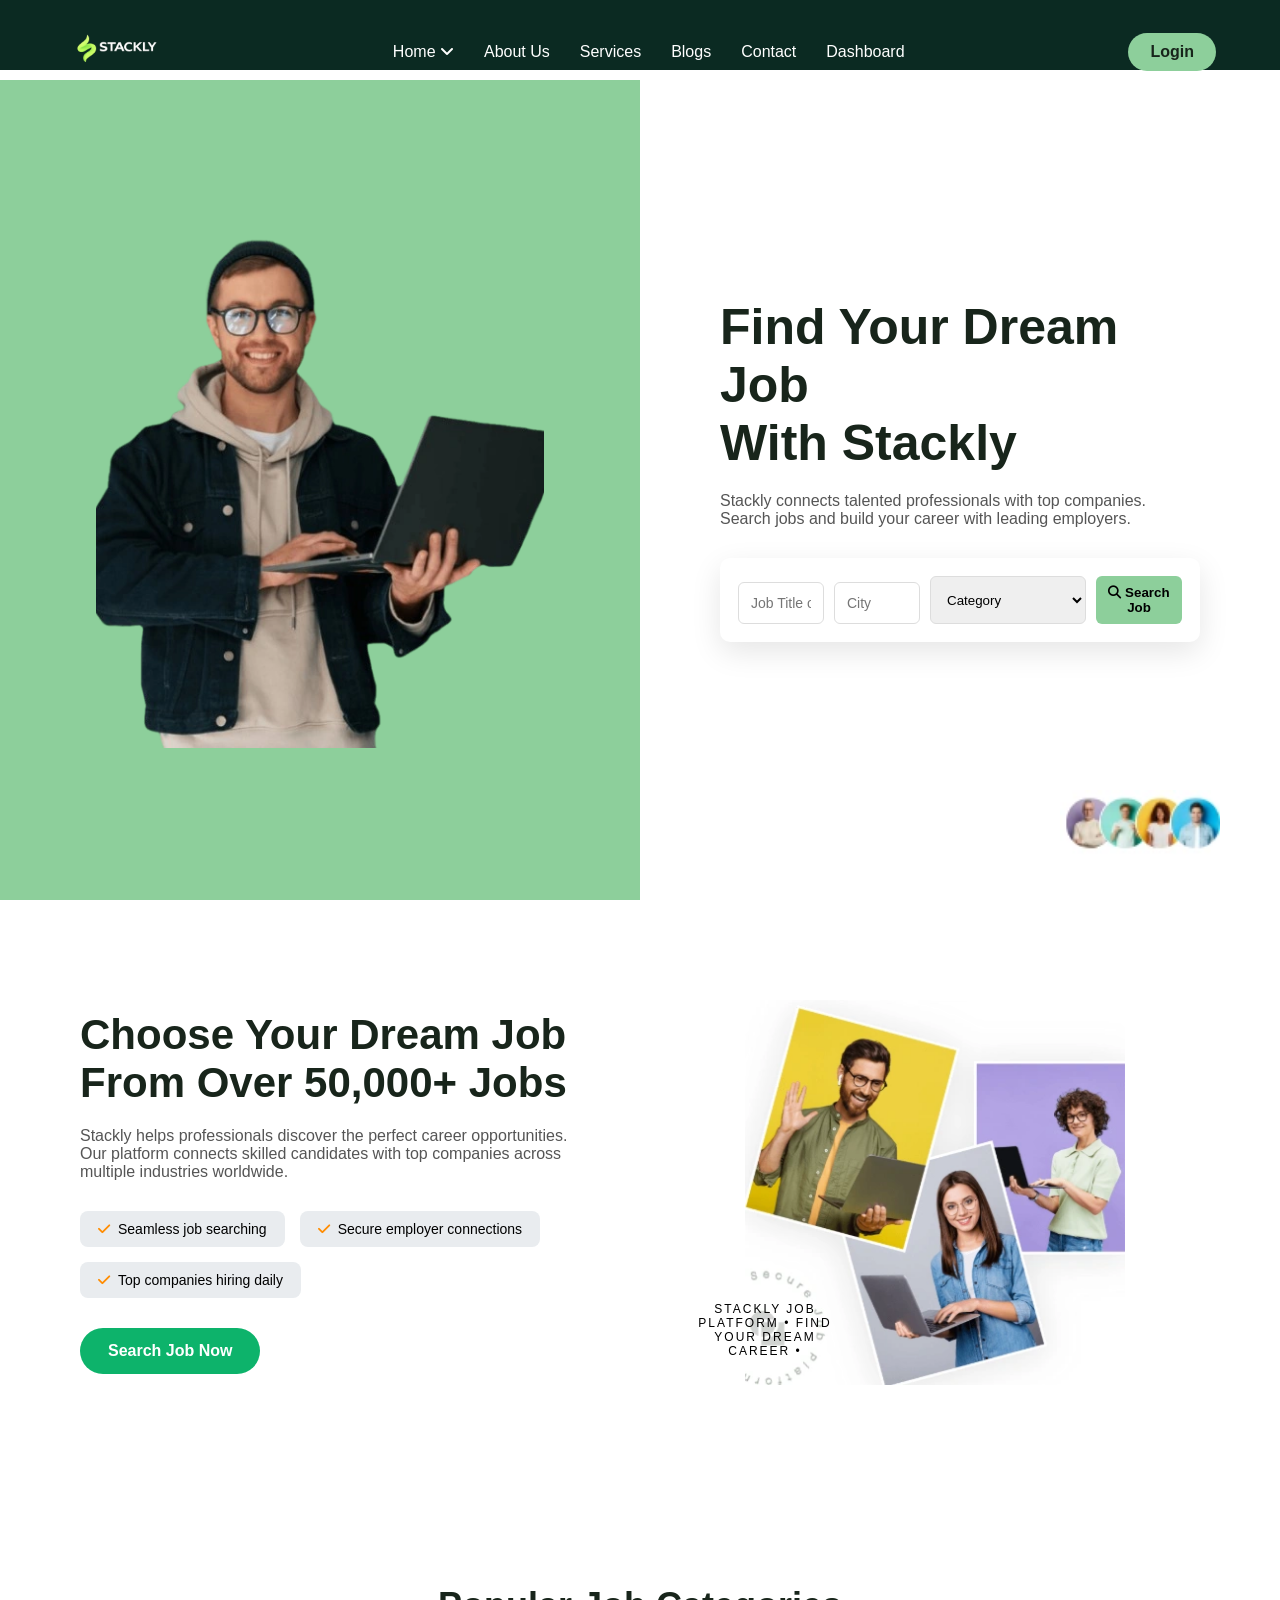
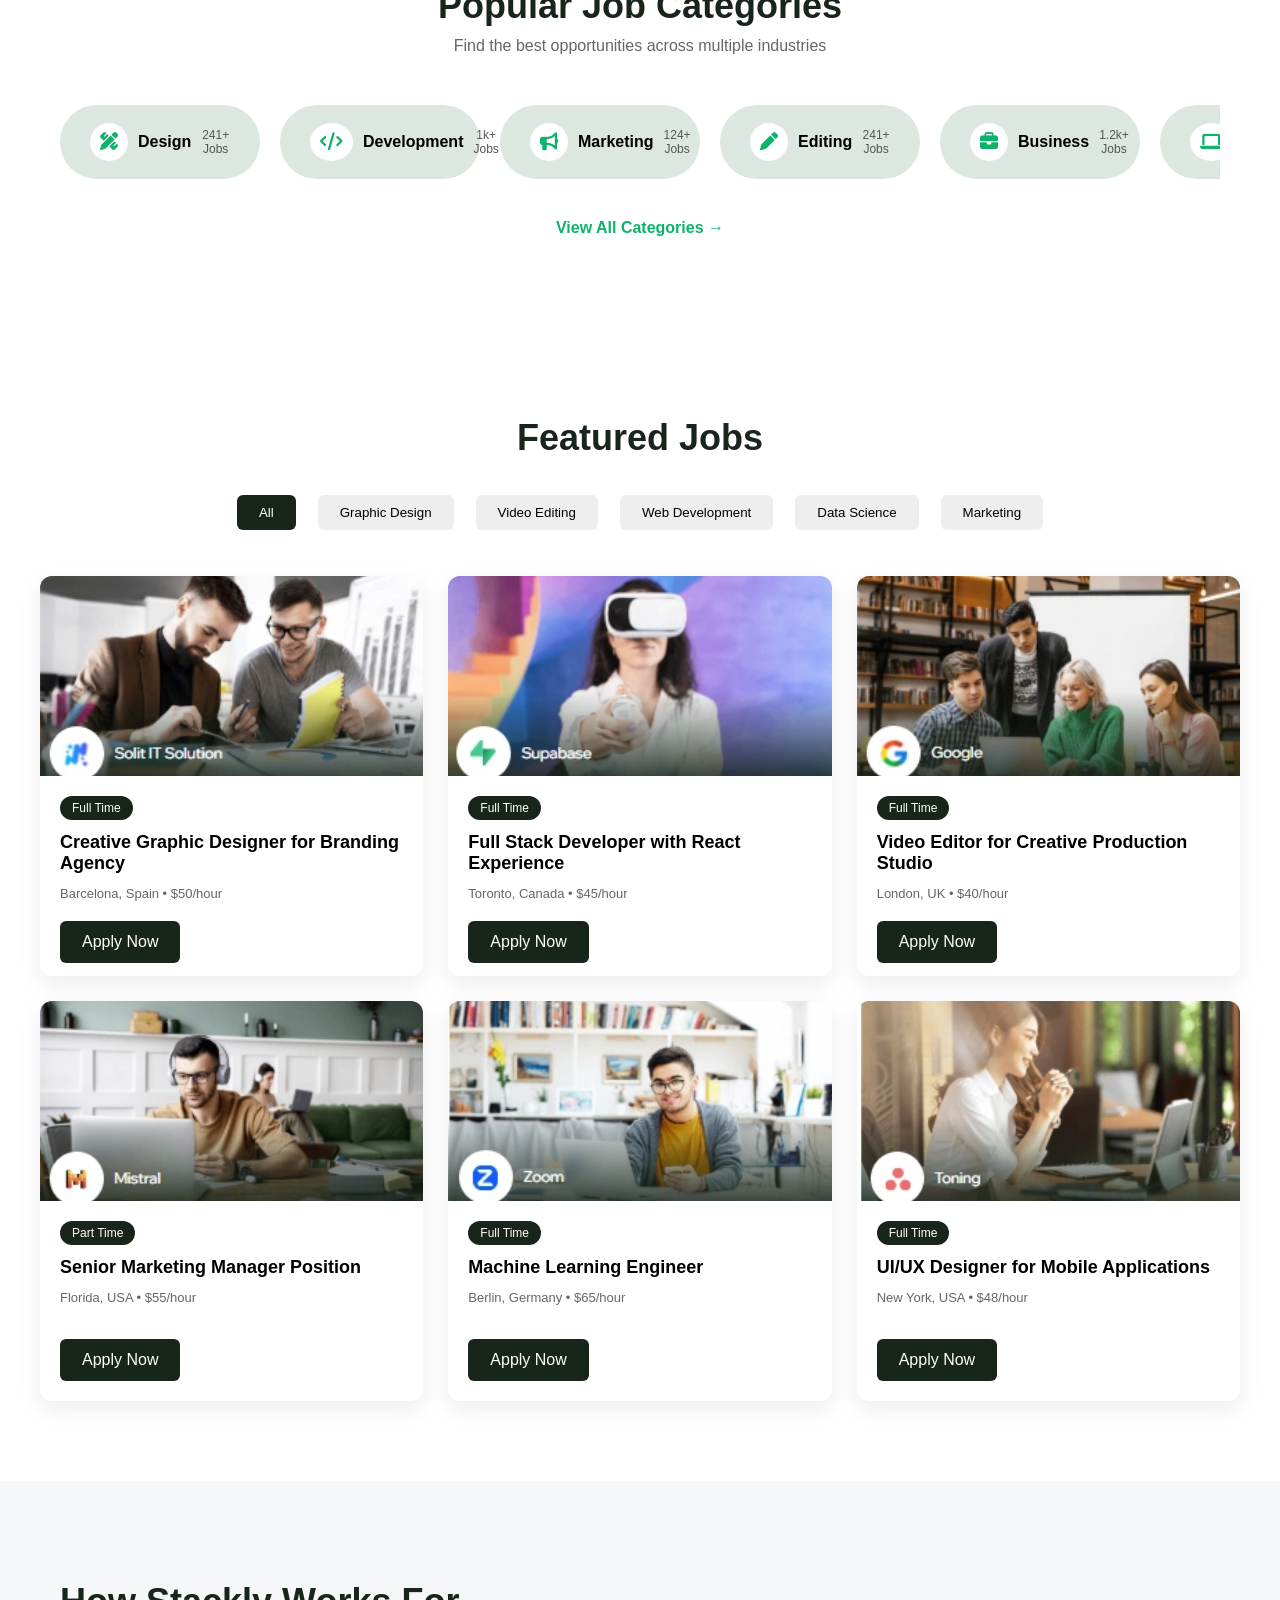
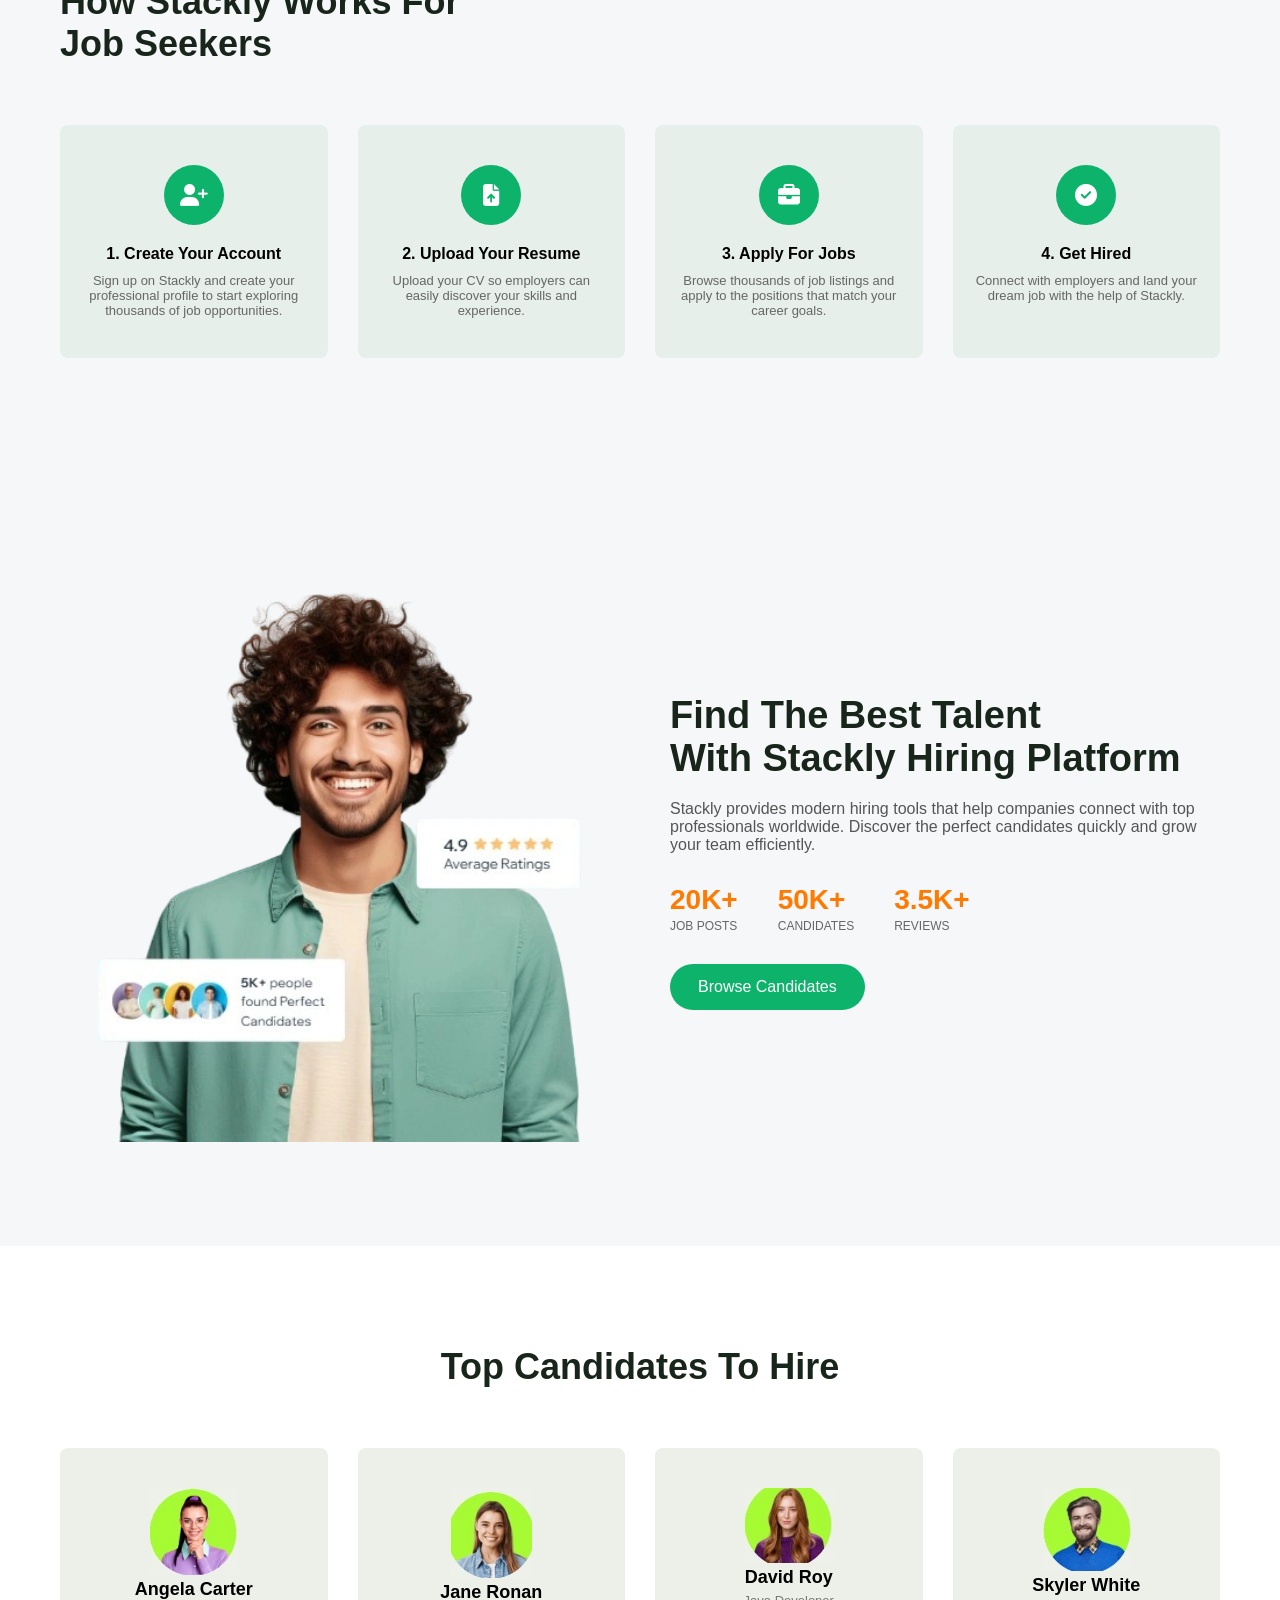
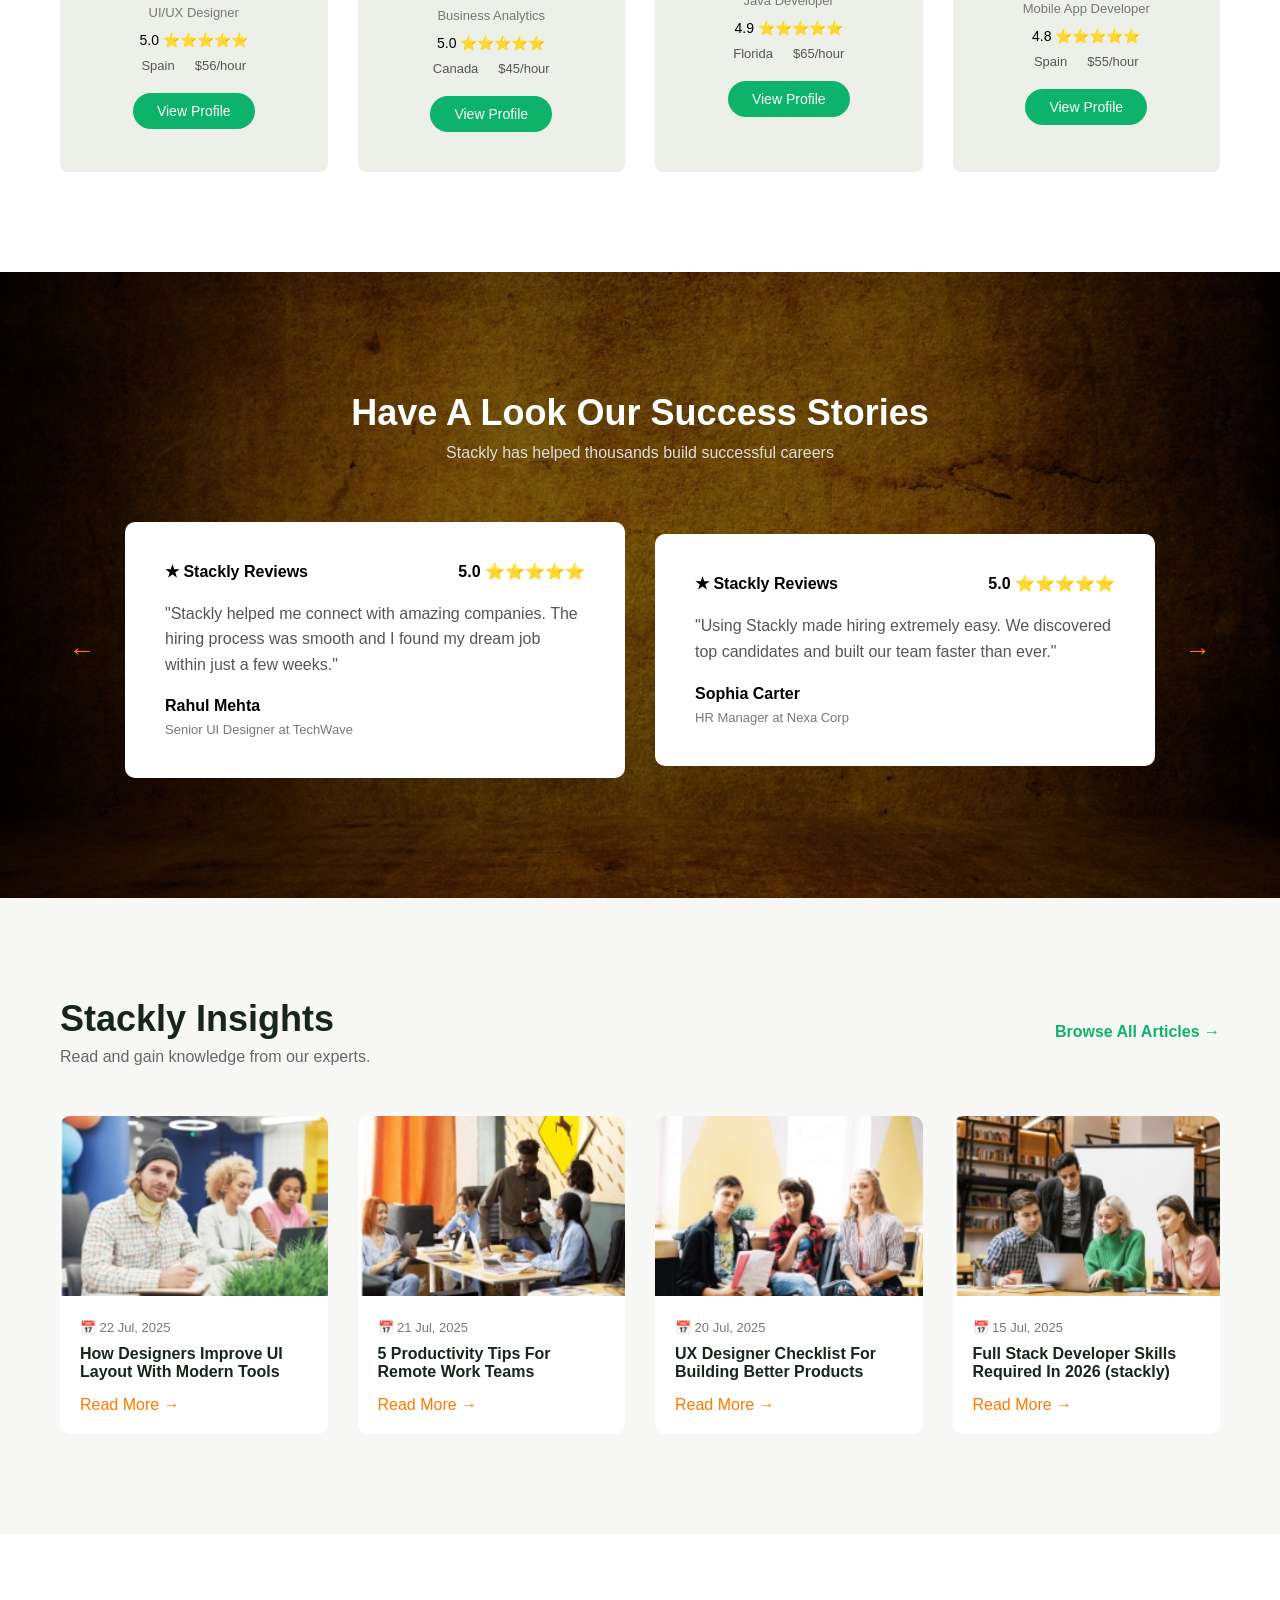
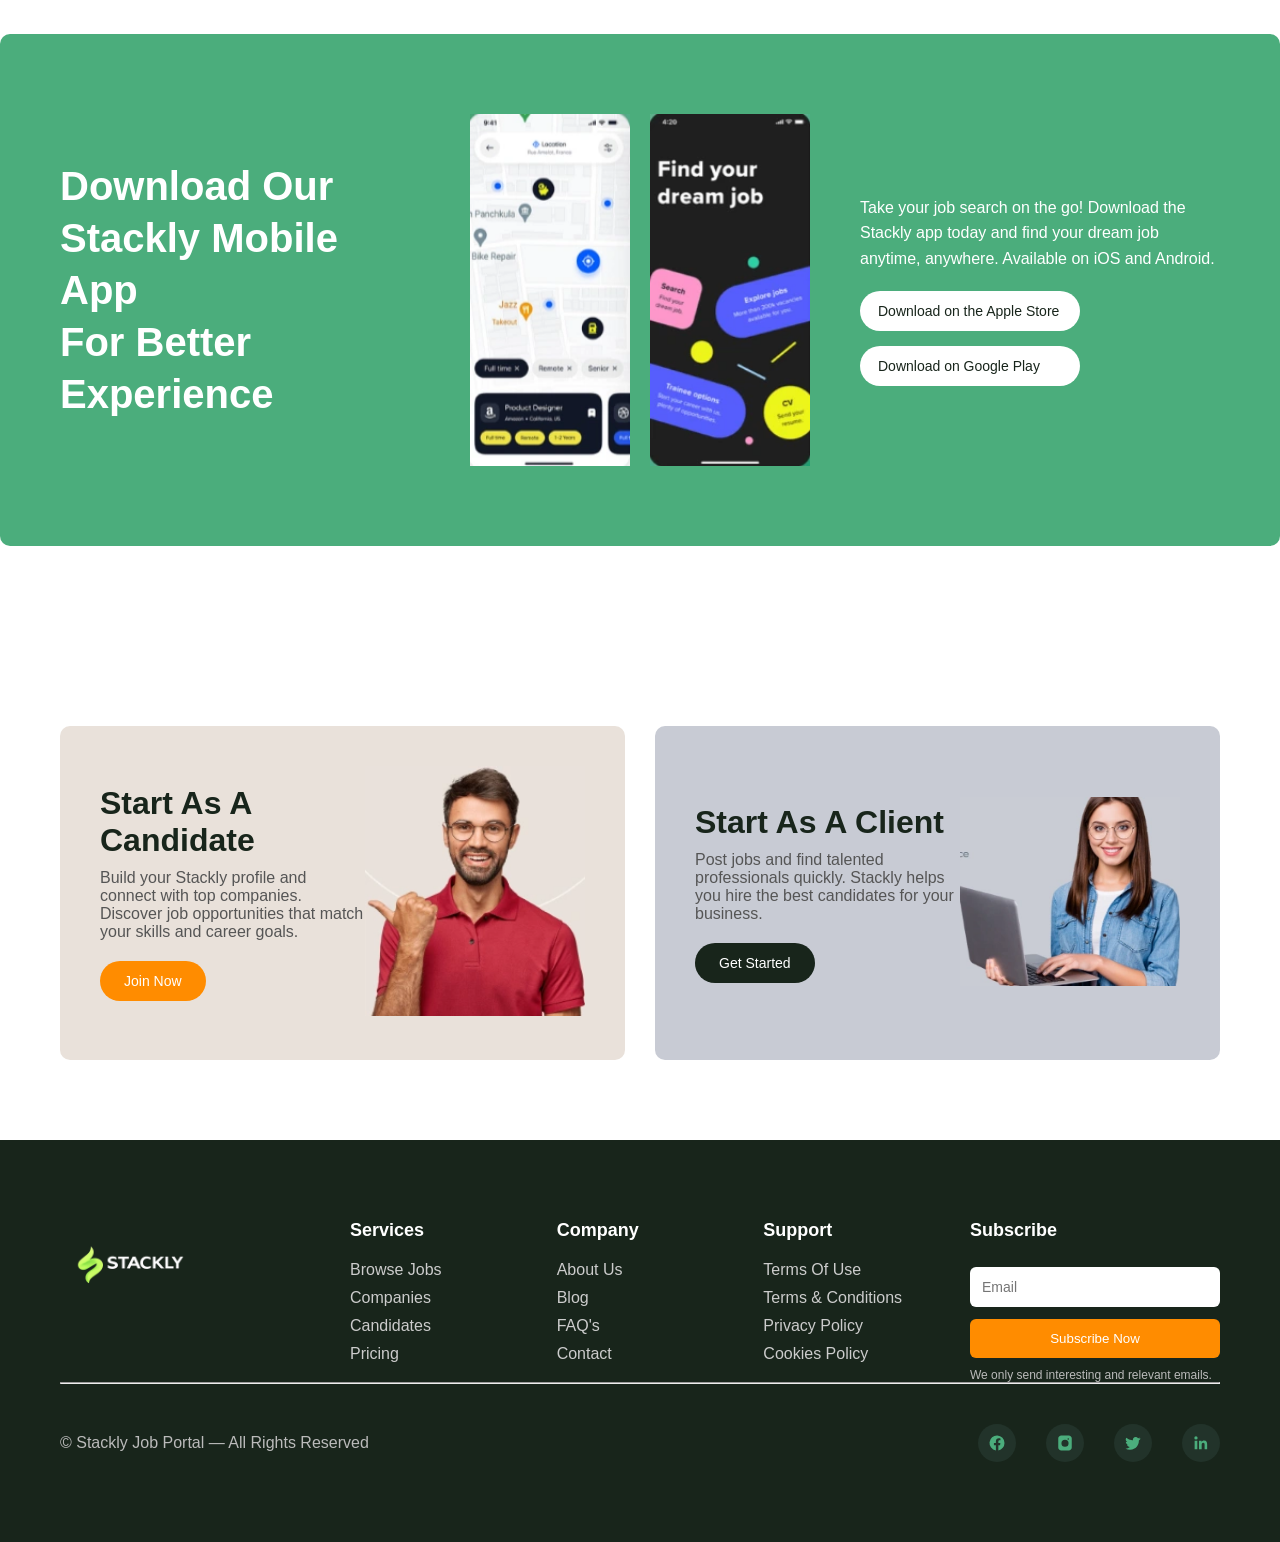
<file: index.html>
<!DOCTYPE html>

<html lang="en">

<head>

<meta charset="UTF-8">
<meta name="viewport" content="width=device-width, initial-scale=1.0">

<title>Stackly Job Portal</title>

<link rel="stylesheet" href="style.css">


<link href="https://cdnjs.cloudflare.com/ajax/libs/font-awesome/6.5.0/css/all.min.css" rel="stylesheet">
<link href="https://cdnjs.cloudflare.com/ajax/libs/font-awesome/6.5.0/css/all.min.css" rel="stylesheet">

</head>

<body>

<!-- ================= NAVBAR ================= -->


<header class="navbar">

<div class="nav-container">
<div class="logo">
  <a href="index.html">
    <img src="images/loo.webp" alt="Stackly Logo">
  </a>
</div>

<nav class="nav-menu" id="navMenu">

<div class="close-menu" id="closeMenu">
<i class="fa-solid fa-xmark"></i>
</div>

<ul>

<li class="dropdown">
<a href="index.html">Home <i class="fa fa-angle-down"></i></a>

<ul class="dropdown-menu">
<li><a href="home2.html">Home 2</a></li>
</ul>
</li>

<li><a href="about.html">About Us</a></li>
<li><a href="services.html">Services</a></li>
<li><a href="blogs.html">Blogs</a></li>
<li><a href="contact.html">Contact</a></li>
<li><a href="dashboard.html">Dashboard</a></li>

</ul>

</nav>

<div class="nav-right">

<a href="login.html" class="login-btn">Login</a>

<div class="hamburger" id="hamburger">
<i class="fa fa-bars"></i>
</div>

</div>

</div>

</header>







<!-- ================= HERO ================= -->
<section class="hero">

<div class="hero-left">
<img src="images/jook1.webp" class="hero-img">
</div>

<div class="hero-right">

<h1 class="hidden">
Find Your Dream Job <br>
With Stackly
</h1>

<p class="hidden">
Stackly connects talented professionals with top companies.
Search jobs and build your career with leading employers.
</p>

<div class="search-box">

<input type="text" id="keyword" placeholder="Job Title or Keywords">

<input type="text" id="city" placeholder="City">

<select id="category">
<option value="">Category</option>
<option>Web Development</option>
<option>Graphic Design</option>
<option>Data Science</option>
</select>

<button onclick="searchJob()">
<i class="fa fa-search"></i> Search Job
</button>

</div>

<!-- ERROR MESSAGE -->
<p id="searchMessage"></p>

<div class="hero-card">
<img src="images/jooo.webp">
</div>

</div>

</section>
<section class="stackly-dream-job">

<div class="stackly-container">

<!-- LEFT CONTENT -->

<div class="stackly-left hidden">

<h2>
Choose Your Dream Job <br>
From Over 50,000+ Jobs
</h2>

<p>
Stackly helps professionals discover the perfect career opportunities.
Our platform connects skilled candidates with top companies across
multiple industries worldwide.
</p>

<div class="stackly-features">

<div class="feature-box">
<i class="fa-solid fa-check"></i>
<span>Seamless job searching</span>
</div>

<div class="feature-box">
<i class="fa-solid fa-check"></i>
<span>Secure employer connections</span>
</div>

<div class="feature-box">
<i class="fa-solid fa-check"></i>
<span>Top companies hiring daily</span>
</div>

</div>

<a href="404.html" class="stackly-btn">Search Job Now</a>

</div>

<!-- RIGHT IMAGE -->

<div class="stackly-right hidden">

<img src="images/mmm.webp" class="stackly-main-image">

<!-- ROTATING TEXT -->

<div class="rotate-circle">

<div class="circle-text">
STACKLY JOB PLATFORM • FIND YOUR DREAM CAREER •
</div>

</div>

</div>

</div>

</section>




<section class="stackly-categories">

<div class="categories-header">

<h2>Popular Job Categories</h2>

<p>Find the best opportunities across multiple industries</p>

</div>

<div class="categories-slider">

<div class="categories-track">

<div class="category-card">
<i class="fa-solid fa-pen-ruler"></i>
<span>Design</span>
<p>241+ Jobs</p>
</div>

<div class="category-card">
<i class="fa-solid fa-code"></i>
<span>Development</span>
<p>1k+ Jobs</p>
</div>

<div class="category-card">
<i class="fa-solid fa-bullhorn"></i>
<span>Marketing</span>
<p>124+ Jobs</p>
</div>

<div class="category-card">
<i class="fa-solid fa-pen"></i>
<span>Editing</span>
<p>241+ Jobs</p>
</div>

<div class="category-card">
<i class="fa-solid fa-briefcase"></i>
<span>Business</span>
<p>1.2k+ Jobs</p>
</div>

<div class="category-card">
<i class="fa-solid fa-laptop"></i>
<span>IT</span>
<p>1.3k+ Jobs</p>
</div>

<!-- duplicate cards for smooth infinite scroll -->

<div class="category-card">
<i class="fa-solid fa-pen-ruler"></i>
<span>Design</span>
<p>241+ Jobs</p>
</div>

<div class="category-card">
<i class="fa-solid fa-code"></i>
<span>Development</span>
<p>1k+ Jobs</p>
</div>

<div class="category-card">
<i class="fa-solid fa-bullhorn"></i>
<span>Marketing</span>
<p>124+ Jobs</p>
</div>

</div>

</div>

<a href="404.html" class="view-categories">
View All Categories →
</a>

</section>

<section class="stackly-featured-jobs">

<h2 class="jobs-title">Featured Jobs</h2>

<div class="jobs-filter">

<button class="filter-btn active" data-filter="all">All</button>
<button class="filter-btn" data-filter="design">Graphic Design</button>
<button class="filter-btn" data-filter="video">Video Editing</button>
<button class="filter-btn" data-filter="web">Web Development</button>
<button class="filter-btn" data-filter="data">Data Science</button>
<button class="filter-btn" data-filter="marketing">Marketing</button>

</div>


<div class="jobs-grid">

<!-- DESIGN -->

<div class="job-card design">

<img src="images/ko (1).webp">

<div class="job-content">

<span class="job-type">Full Time</span>

<h3>Creative Graphic Designer for Branding Agency</h3>

<p>Barcelona, Spain • $50/hour</p>

<a href="404.html" class="apply-btn">Apply Now</a>

</div>

</div>


<!-- WEB -->

<div class="job-card web">

<img src="images/ko (2).webp">

<div class="job-content">

<span class="job-type">Full Time</span>

<h3>Full Stack Developer with React Experience</h3>

<p>Toronto, Canada • $45/hour</p>

<a href="404.html" class="apply-btn">Apply Now</a>

</div>

</div>


<!-- VIDEO -->

<div class="job-card video">

<img src="images/ko (3).webp">

<div class="job-content">

<span class="job-type">Full Time</span>

<h3>Video Editor for Creative Production Studio</h3>

<p>London, UK • $40/hour</p>

<a href="404.html" class="apply-btn">Apply Now</a>

</div>

</div>


<!-- MARKETING -->

<div class="job-card marketing">

<img src="images/ko (4).webp">

<div class="job-content">

<span class="job-type">Part Time</span>

<h3>Senior Marketing Manager Position</h3>

<p>Florida, USA • $55/hour</p>

<a href="404.html" class="apply-btn">Apply Now</a>

</div>

</div>


<!-- DATA -->

<div class="job-card data">

<img src="images/ko (5).webp">

<div class="job-content">

<span class="job-type">Full Time</span>

<h3>Machine Learning Engineer</h3>

<p>Berlin, Germany • $65/hour</p>

<a href="404.html" class="apply-btn">Apply Now</a>

</div>

</div>


<!-- DESIGN -->

<div class="job-card design">

<img src="images/ko (6).webp">

<div class="job-content">

<span class="job-type">Full Time</span>

<h3>UI/UX Designer for Mobile Applications</h3>

<p>New York, USA • $48/hour</p>

<a href="404.html" class="apply-btn">Apply Now</a>

</div>

</div>

</div>

</section>



<section class="stackly-how">

<div class="stackly-how-container">

<h2 class="how-title">
How Stackly Works For Job Seekers
</h2>

<div class="how-grid">

<!-- STEP 1 -->

<div class="how-card hidden">

<div class="how-icon">
<i class="fa-solid fa-user-plus"></i>
</div>

<h3>1. Create Your Account</h3>

<p>
Sign up on Stackly and create your professional profile
to start exploring thousands of job opportunities.
</p>

</div>

<!-- STEP 2 -->

<div class="how-card hidden">

<div class="how-icon">
<i class="fa-solid fa-file-arrow-up"></i>
</div>

<h3>2. Upload Your Resume</h3>

<p>
Upload your CV so employers can easily discover
your skills and experience.
</p>

</div>

<!-- STEP 3 -->

<div class="how-card hidden">

<div class="how-icon">
<i class="fa-solid fa-briefcase"></i>
</div>

<h3>3. Apply For Jobs</h3>

<p>
Browse thousands of job listings and apply
to the positions that match your career goals.
</p>

</div>

<!-- STEP 4 -->

<div class="how-card hidden">

<div class="how-icon">
<i class="fa-solid fa-check-circle"></i>
</div>

<h3>4. Get Hired</h3>

<p>
Connect with employers and land your dream job
with the help of Stackly.
</p>

</div>

</div>

</div>

</section>








<section class="stackly-hiring">

<div class="stackly-hiring-container">

<!-- LEFT IMAGE -->

<div class="stackly-hiring-image hidden">

<img src="images/lll.webp" alt="Stackly Hiring">



</div>

<!-- RIGHT CONTENT -->

<div class="stackly-hiring-content hidden">

<h2>
Find The Best Talent <br>
With Stackly Hiring Platform
</h2>

<p>
Stackly provides modern hiring tools that help companies
connect with top professionals worldwide. Discover the
perfect candidates quickly and grow your team efficiently.
</p>

<div class="stackly-stats">

<div>
<h3>20K+</h3>
<span>JOB POSTS</span>
</div>

<div>
<h3>50K+</h3>
<span>CANDIDATES</span>
</div>

<div>
<h3>3.5K+</h3>
<span>REVIEWS</span>
</div>

</div>

<a href="404.html" class="stackly-hiring-btn">
Browse Candidates
</a>

</div>

</div>

</section>



<section class="stackly-candidates">

<h2 class="candidates-title">Top Candidates To Hire</h2>

<div class="candidates-grid">

<!-- CARD 1 -->

<div class="candidate-card">


<img src="images/ti (1).webp">


<h3>Angela Carter</h3>
<p class="role">UI/UX Designer</p>

<div class="rating">
5.0 ⭐⭐⭐⭐⭐
</div>

<div class="info">
<span>Spain</span>
<span>$56/hour</span>
</div>

<a href="404.html" class="profile-btn">View Profile</a>

</div>

<!-- CARD 2 -->

<div class="candidate-card">


<img src="images/ti (2).webp">


<h3>Jane Ronan</h3>
<p class="role">Business Analytics</p>

<div class="rating">
5.0 ⭐⭐⭐⭐⭐
</div>

<div class="info">
<span>Canada</span>
<span>$45/hour</span>
</div>

<a href="404.html" class="profile-btn">View Profile</a>

</div>

<!-- CARD 3 -->

<div class="candidate-card">


<img src="images/ti (3).webp">


<h3>David Roy</h3>
<p class="role">Java Developer</p>

<div class="rating">
4.9 ⭐⭐⭐⭐⭐
</div>

<div class="info">
<span>Florida</span>
<span>$65/hour</span>
</div>

<a href="404.html" class="profile-btn">View Profile</a>

</div>

<!-- CARD 4 -->

<div class="candidate-card">


<img src="images/ti (4).webp">


<h3>Skyler White</h3>
<p class="role">Mobile App Developer</p>

<div class="rating">
4.8 ⭐⭐⭐⭐⭐
</div>

<div class="info">
<span>Spain</span>
<span>$55/hour</span>
</div>

<a href="404.html" class="profile-btn">View Profile</a>

</div>

</div>

</section>


<section class="stackly-testimonials">

<div class="stackly-overlay"></div>

<div class="stackly-testimonials-container">

<h2>Have A Look Our Success Stories</h2>
<p class="subtitle">Stackly has helped thousands build successful careers</p>

<div class="testimonial-wrapper">

<button class="arrow left">←</button>

<div class="testimonial-card">

<div class="trust-header">

<span class="trust">★ Stackly Reviews</span>

<span class="stars">5.0 ⭐⭐⭐⭐⭐</span>

</div>

<p class="testimonial-text">

"Stackly helped me connect with amazing companies.
The hiring process was smooth and I found my dream
job within just a few weeks."

</p>

<h4>Rahul Mehta</h4>
<span class="role">Senior UI Designer at TechWave</span>

</div>

<div class="testimonial-card">

<div class="trust-header">

<span class="trust">★ Stackly Reviews</span>

<span class="stars">5.0 ⭐⭐⭐⭐⭐</span>

</div>

<p class="testimonial-text">

"Using Stackly made hiring extremely easy.
We discovered top candidates and built
our team faster than ever."

</p>

<h4>Sophia Carter</h4>
<span class="role">HR Manager at Nexa Corp</span>

</div>

<button class="arrow right">→</button>

</div>

</div>

</section>



<section class="stackly-insights">

<div class="insights-header">

<div>
<h2>Stackly Insights</h2>
<p>Read and gain knowledge from our experts.</p>
</div>

<a href="404.html" class="browse-link">
Browse All Articles →
</a>

</div>

<div class="insights-grid">

<!-- BLOG CARD 1 -->

<div class="insight-card">

<img src="images/b (1).webp" alt="blog">

<div class="insight-content">

<span class="date">📅 22 Jul, 2025</span>

<h3>
How Designers Improve UI Layout With Modern Tools
</h3>

<a href="404.html" class="read-more">
Read More →
</a>

</div>

</div>

<!-- BLOG CARD 2 -->

<div class="insight-card">

<img src="images/b (2).webp" alt="blog">

<div class="insight-content">

<span class="date">📅 21 Jul, 2025</span>

<h3>
5 Productivity Tips For Remote Work Teams
</h3>

<a href="404.html" class="read-more">
Read More →
</a>

</div>

</div>

<!-- BLOG CARD 3 -->

<div class="insight-card">

<img src="images/b (3).webp" alt="blog">

<div class="insight-content">

<span class="date">📅 20 Jul, 2025</span>

<h3>
UX Designer Checklist For Building Better Products
</h3>

<a href="404.html" class="read-more">
Read More →
</a>

</div>

</div>

<!-- BLOG CARD 4 -->

<div class="insight-card">

<img src="images/b (4).webp" alt="blog">

<div class="insight-content">

<span class="date">📅 15 Jul, 2025</span>

<h3>
Full Stack Developer Skills Required In 2026 (stackly)
</h3>

<a href="404.html" class="read-more">
Read More →
</a>

</div>

</div>

</div>

</section>



<section class="stackly-app">

<div class="stackly-app-container">

<!-- LEFT TEXT -->

<div class="app-left">

<h2>
Download Our <br>
<b>Stackly Mobile App</b> <br>
For Better Experience
</h2>

</div>

<!-- CENTER PHONES -->

<div class="app-center">

<img src="images/hh.webp" alt="app">
<img src="images/jj.webp" alt="app">

</div>

<!-- RIGHT CONTENT -->

<div class="app-right">

<p>
Take your job search on the go!  
Download the Stackly app today and find your dream job anytime, anywhere.
Available on iOS and Android.
</p>

<div class="app-buttons">

<a href="404.html" class="apple-btn">Download on the Apple Store
</a>

<a href="404.html" class="play-btn">
 Download on Google Play
</a>

</div>

</div>

</div>

</section>



<section class="stackly-start">

<div class="stackly-start-grid">

<!-- CANDIDATE CARD -->

<div class="start-card candidate">

<div class="start-content">

<h2>Start As A Candidate</h2>

<p>
Build your Stackly profile and connect with top companies.
Discover job opportunities that match your skills and career goals.
</p>

<a href="404.html" class="start-btn candidate-btn">
Join Now
</a>

</div>

<div class="start-image">
<img src="images/kk (2).webp" alt="candidate">
</div>

</div>

<!-- CLIENT CARD -->

<div class="start-card client">

<div class="start-content">

<h2>Start As A Client</h2>

<p>
Post jobs and find talented professionals quickly.
Stackly helps you hire the best candidates for your business.
</p>

<a href="404.html" class="start-btn client-btn">
Get Started
</a>

</div>

<div class="start-image">
<img src="images/kk (1).webp" alt="client">
</div>

</div>

</div>

</section>





<footer class="stackly-footer">

<div class="footer-container">

<!-- LOGO -->
<div class="footer-logo">
  <a href="index.html">
    <img src="images/loo.webp" alt="logo">
  </a>
</div>

<!-- SERVICES -->

<div class="footer-col">

<h3>Services</h3>

<a href="404.html">Browse Jobs</a> <a href="404.html">Companies</a> <a href="404.html">Candidates</a> <a href="404.html">Pricing</a>

</div>

<!-- COMPANY -->

<div class="footer-col">

<h3>Company</h3>

<a href="about.html">About Us</a> <a href="blogs.html">Blog</a> <a href="404.html">FAQ's</a> <a href="contact.html">Contact</a>

</div>

<!-- SUPPORT -->

<div class="footer-col">

<h3>Support</h3>

<a href="404.html">Terms Of Use</a> <a href="#">Terms & Conditions</a> <a href="404.html">Privacy Policy</a> <a href="404.html">Cookies Policy</a>

</div>

<!-- SUBSCRIBE -->

<div class="footer-col subscribe">

<h3>Subscribe</h3>

<input type="email" id="emailInput" placeholder="Email">

<button onclick="validateEmail()">
Subscribe Now
</button>

<p class="note">
We only send interesting and relevant emails.
</p>

</div>

</div>

<hr>

<div class="footer-bottom">

<p>© Stackly Job Portal — All Rights Reserved</p>

<div class="social">

<a href="404.html" class="social-icon">

<svg viewBox="0 0 24 24">
<path d="M22 12a10 10 0 10-11.5 9.9v-7h-2.6V12h2.6V9.7c0-2.6 1.6-4 3.9-4 1.1 0 2.2.2 2.2.2v2.4h-1.2c-1.2 0-1.6.8-1.6 1.6V12h2.7l-.4 2.9h-2.3v7A10 10 0 0022 12z"/>
</svg>

</a>

<a href="404.html" class="social-icon">

<svg viewBox="0 0 24 24">
<path d="M7 2C4.8 2 3 3.8 3 6v12c0 2.2 1.8 4 4 4h10c2.2 0 4-1.8 4-4V6c0-2.2-1.8-4-4-4H7zm5 5.5A4.5 4.5 0 1112 17a4.5 4.5 0 010-9.5zm5.3-.9a1 1 0 11-2 0 1 1 0 012 0z"/>
</svg>

</a>

<a href="404.html" class="social-icon">

<svg viewBox="0 0 24 24">
<path d="M22 5.9c-.8.4-1.6.6-2.4.8.9-.5 1.5-1.3 1.8-2.2-.8.5-1.8.9-2.7 1.1A4.2 4.2 0 0015.5 4c-2.3 0-4.1 2-3.6 4.3A11.9 11.9 0 013 5.1a4.2 4.2 0 001.3 5.6c-.7 0-1.3-.2-1.9-.5 0 2 1.4 3.7 3.4 4.1-.6.2-1.3.2-1.9.1.5 1.6 2.1 2.8 4 2.8A8.5 8.5 0 012 19.5 12 12 0 008.3 21c7.6 0 11.8-6.4 11.5-12.2.8-.6 1.5-1.3 2.1-2.1z"/>
</svg>

</a>

<a href="404.html" class="social-icon">

<svg viewBox="0 0 24 24">
<path d="M20.4 20.4h-3.6v-5.6c0-1.3 0-3-1.8-3s-2.1 1.4-2.1 2.9v5.7H9.3V9h3.4v1.6h.1c.5-.9 1.6-1.8 3.3-1.8 3.5 0 4.1 2.3 4.1 5.3v6.3zM5.3 7.4A2.1 2.1 0 115.3 3a2.1 2.1 0 010 4.4zM7.1 20.4H3.5V9h3.6v11.4z"/>
</svg>

</a>

</div>


</div>

</footer>

<button id="scrollTopBtn">

<svg viewBox="0 0 24 24">
<path d="M12 5l-7 7h4v7h6v-7h4z"/>
</svg>

</button>



<script src="main.js"></script>

</body>
</html>
</file>
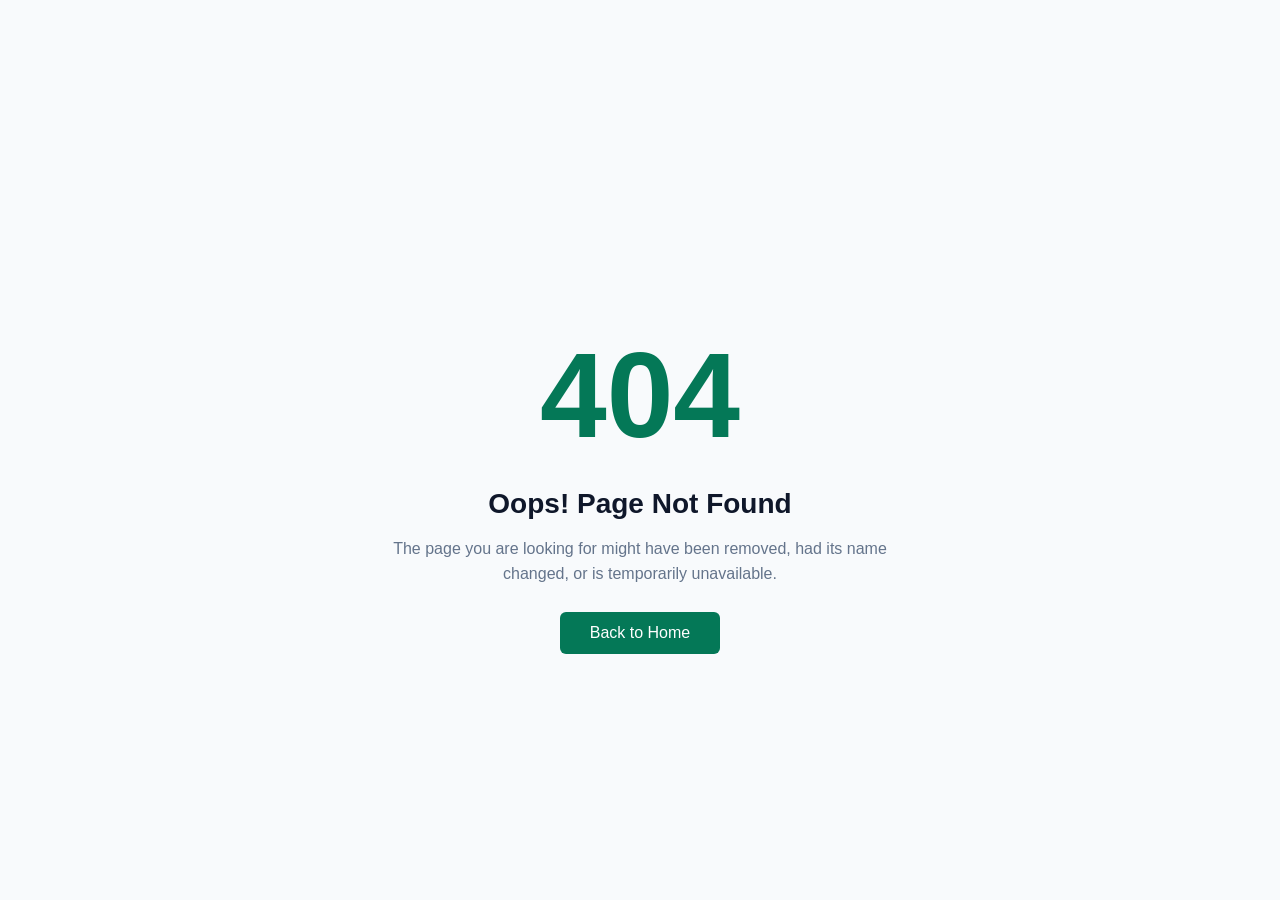
<file: 404page.html>
<!DOCTYPE html>
<html lang="en">
<head>

<meta charset="UTF-8">
<meta name="viewport" content="width=device-width, initial-scale=1.0">

<title>404 - Page Not Found | Stackly</title>

<style>

/* STACKLY 404 PAGE */

body{
margin:0;
font-family:Arial, Helvetica, sans-serif;
background:#f8fafc;
display:flex;
align-items:center;
justify-content:center;
height:100vh;
text-align:center;
}

/* CONTAINER */

.stackly-404-container{
max-width:500px;
padding:20px;
}

/* 404 TEXT */

.stackly-404-title{
font-size:120px;
font-weight:bold;
color:#047857;
margin-bottom:10px;
}

/* HEADING */

.stackly-404-heading{
font-size:28px;
color:#0f172a;
margin-bottom:15px;
}

/* MESSAGE */

.stackly-404-text{
color:#64748b;
margin-bottom:25px;
line-height:1.6;
}

/* BUTTON */

.stackly-404-btn{
display:inline-block;
background:#047857;
color:white;
padding:12px 30px;
border-radius:6px;
text-decoration:none;
font-weight:500;
}

.stackly-404-btn:hover{
background:#065f46;
}

/* MOBILE */

@media(max-width:600px){

.stackly-404-title{
font-size:80px;
}

.stackly-404-heading{
font-size:22px;
}

}

</style>

</head>

<body>

<div class="stackly-404-container">

<h1 class="stackly-404-title">404</h1>

<h2 class="stackly-404-heading">Oops! Page Not Found</h2>

<p class="stackly-404-text">
The page you are looking for might have been removed,
had its name changed, or is temporarily unavailable.
</p>

<a href="home2.html" class="stackly-404-btn">
Back to Home
</a>

</div>

</body>
</html>
</file>
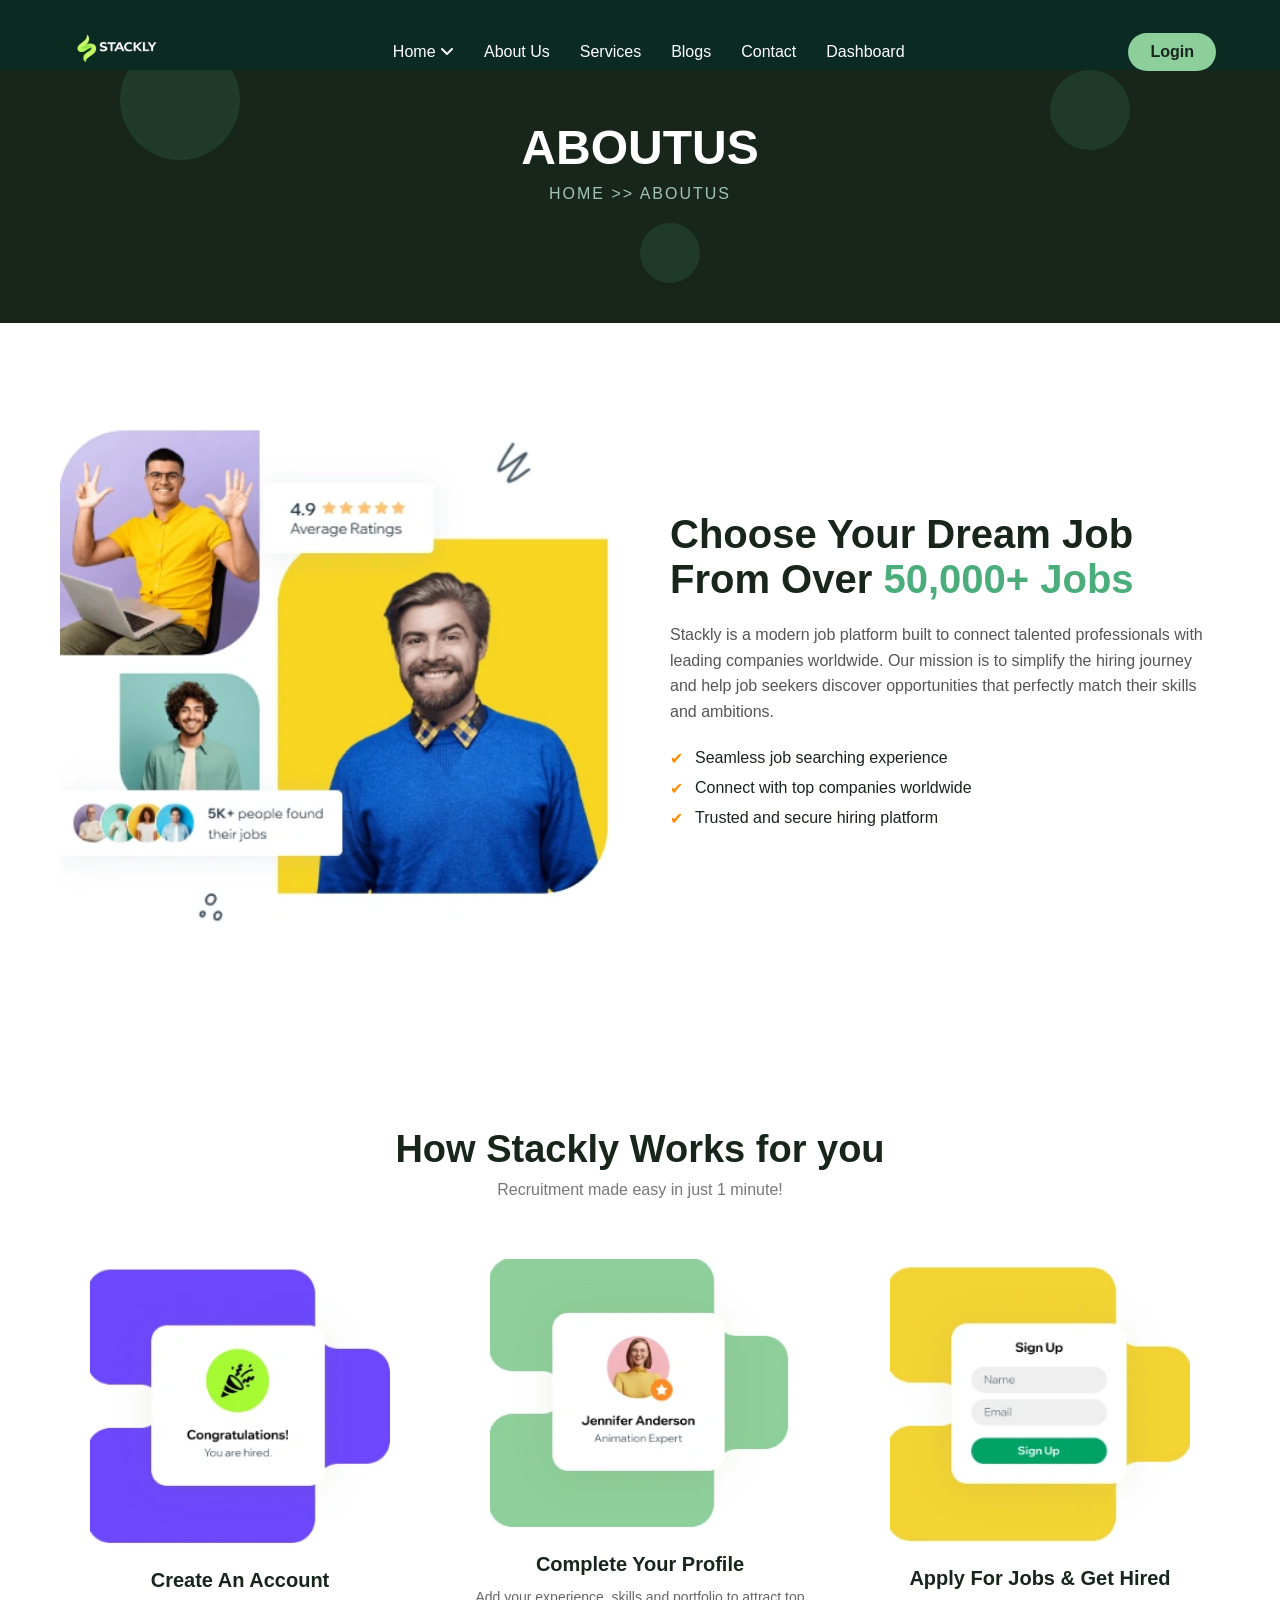
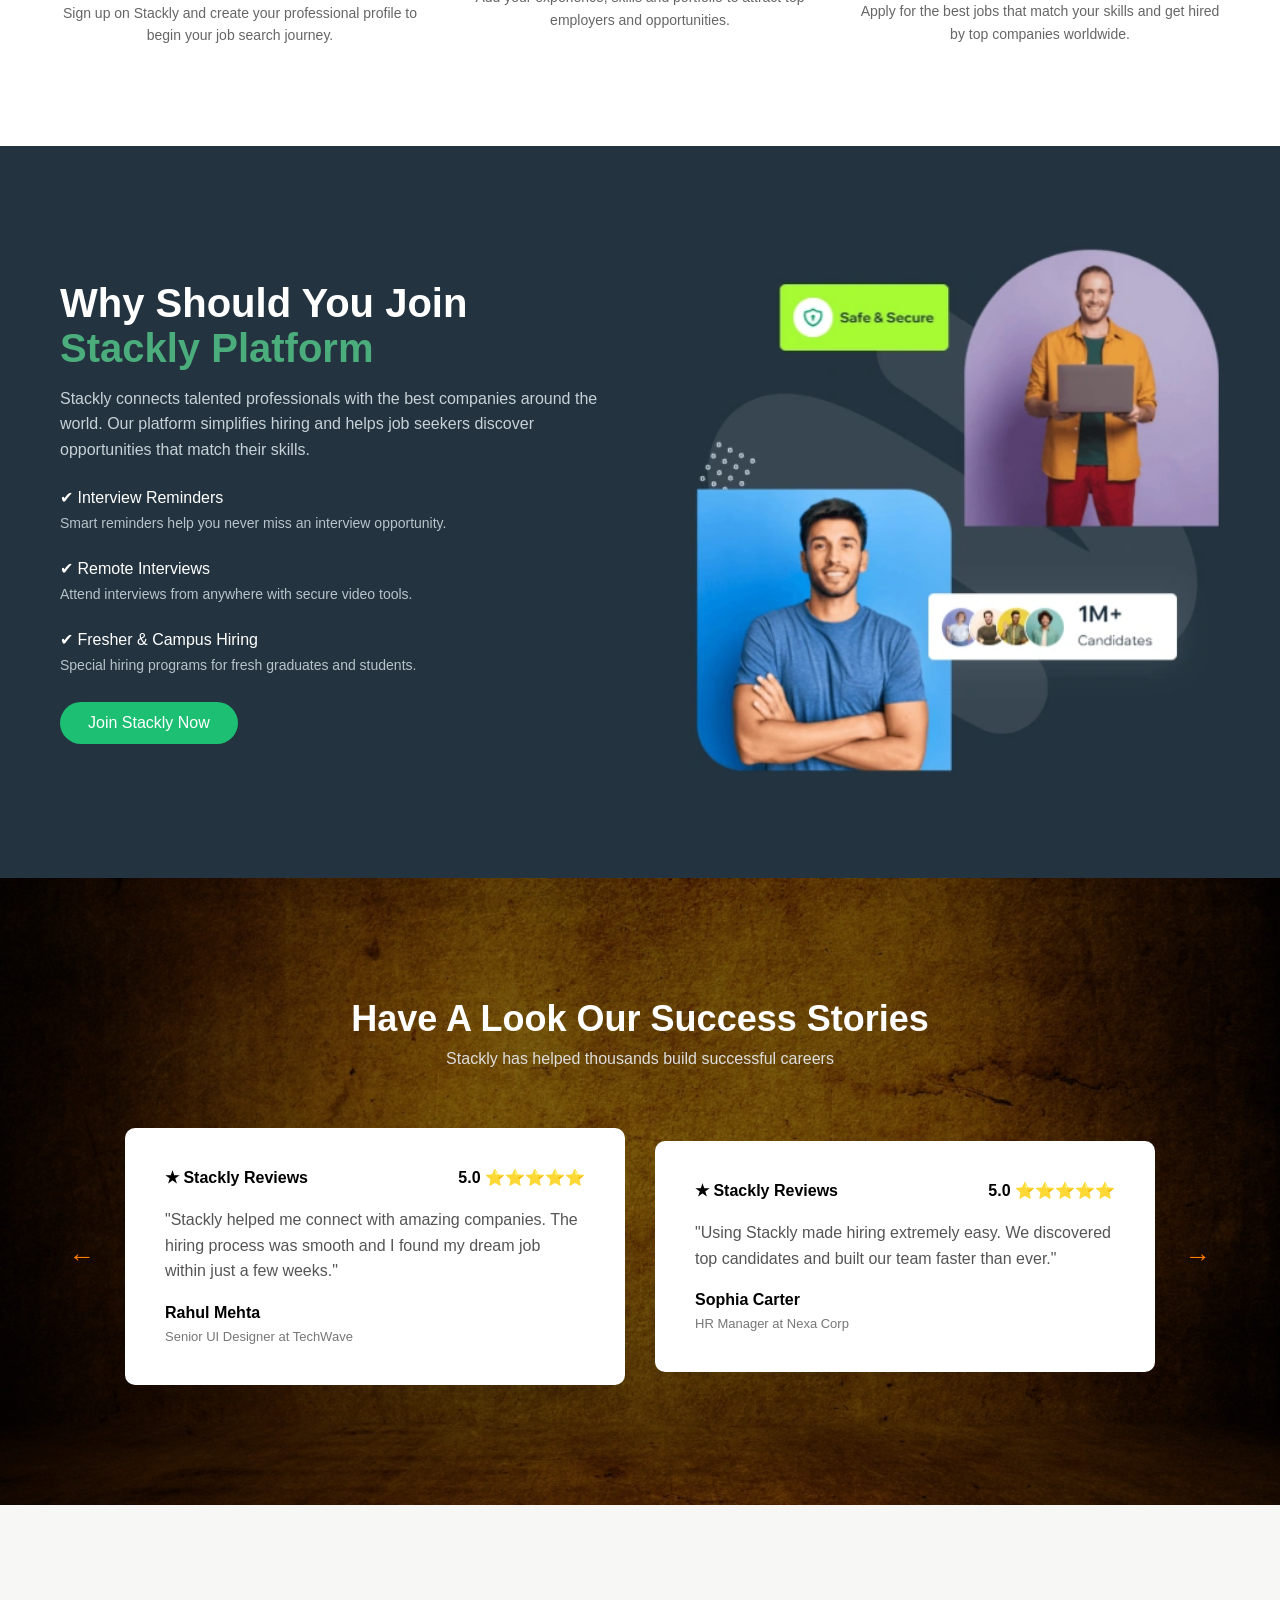
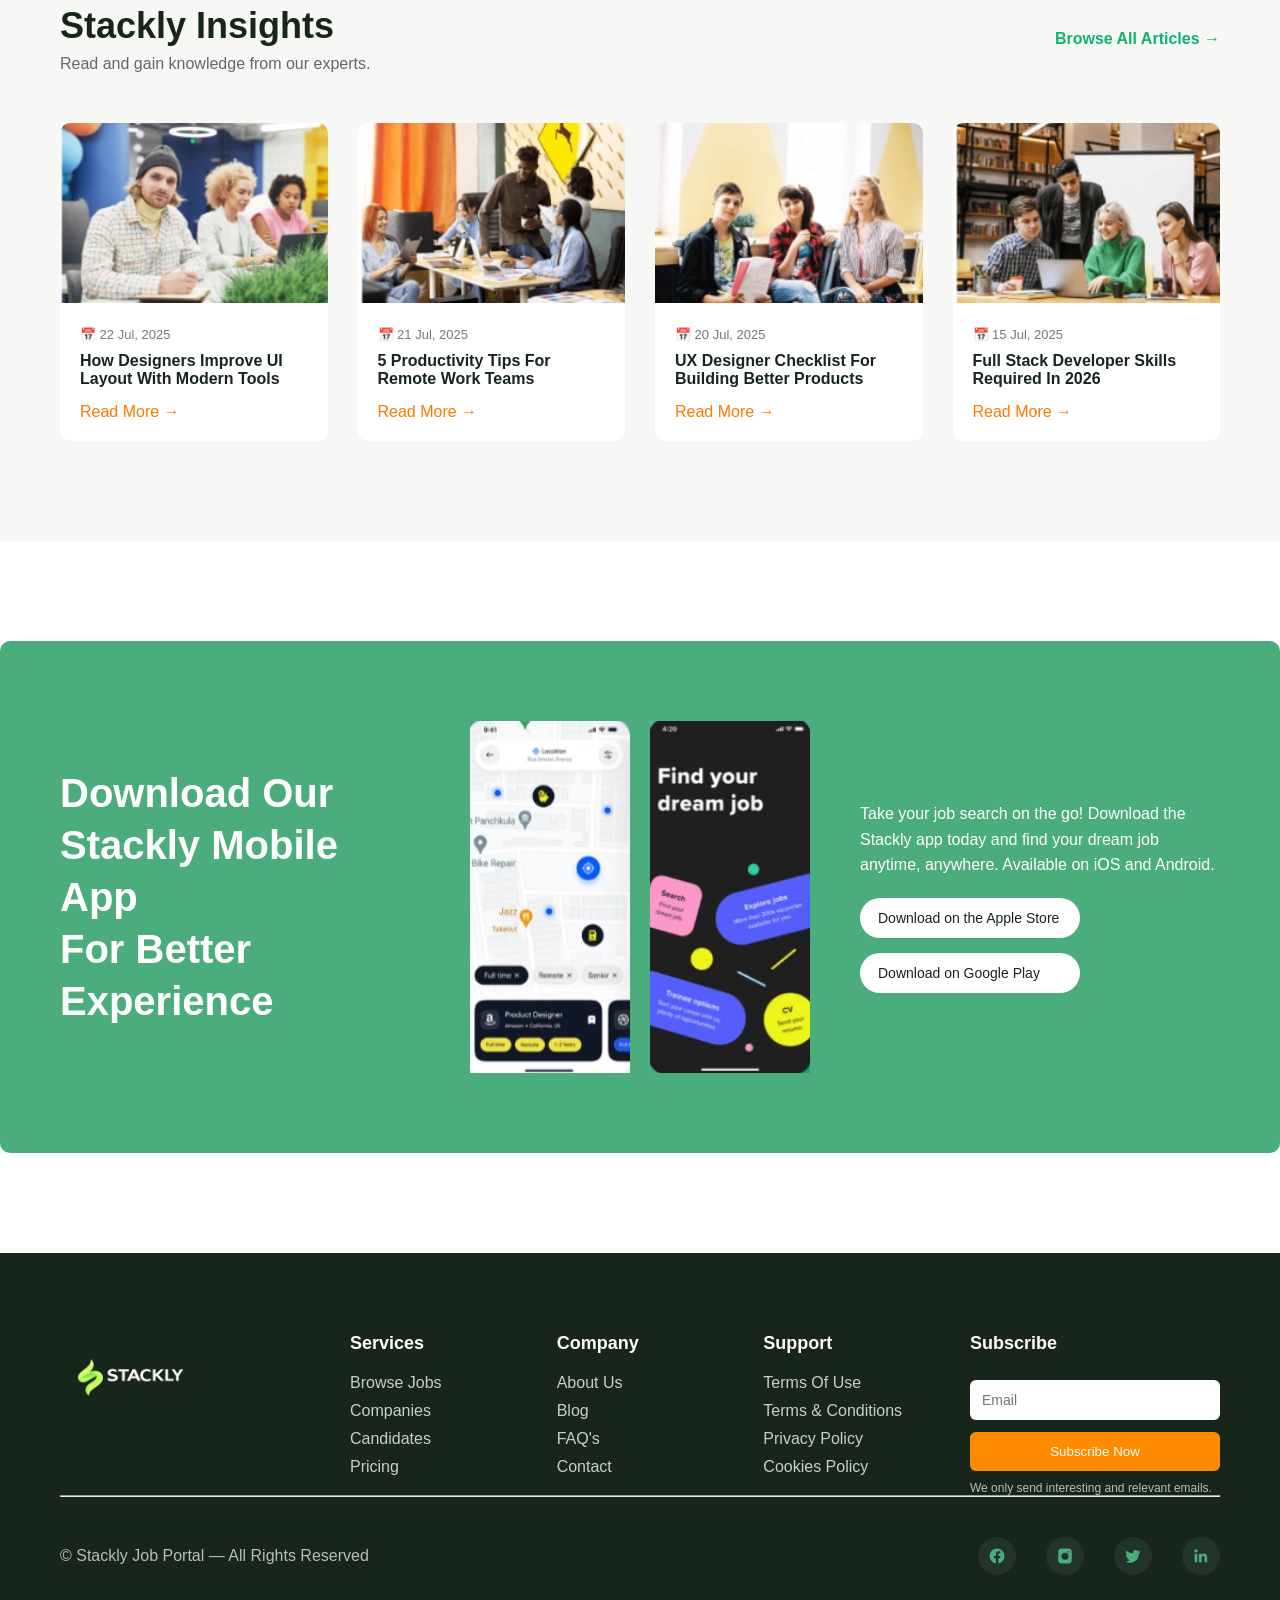
<file: about.html>
<!DOCTYPE html>

<html lang="en">

<head>

<meta charset="UTF-8">
<meta name="viewport" content="width=device-width, initial-scale=1.0">

<title>Stackly Job Portal</title>

<link rel="stylesheet" href="style.css">


<link href="https://cdnjs.cloudflare.com/ajax/libs/font-awesome/6.5.0/css/all.min.css" rel="stylesheet">
<link href="https://cdnjs.cloudflare.com/ajax/libs/font-awesome/6.5.0/css/all.min.css" rel="stylesheet">

</head>

<body>

<!-- ================= NAVBAR ================= -->

<header class="navbar">

<div class="nav-container">
<div class="logo">
  <a href="index.html">
    <img src="images/loo.webp" alt="Stackly Logo">
  </a>
</div>

<nav class="nav-menu" id="navMenu">

<div class="close-menu" id="closeMenu">
<i class="fa-solid fa-xmark"></i>
</div>

<ul>

<li class="dropdown">
<a href="index.html">Home <i class="fa fa-angle-down"></i></a>

<ul class="dropdown-menu">
<li><a href="home2.html">Home 2</a></li>
</ul>
</li>

<li><a href="about.html">About Us</a></li>
<li><a href="services.html">Services</a></li>
<li><a href="blogs.html">Blogs</a></li>
<li><a href="contact.html">Contact</a></li>
<li><a href="dashboard.html">Dashboard</a></li>

</ul>

</nav>

<div class="nav-right">

<a href="login.html" class="login-btn">Login</a>

<div class="hamburger" id="hamburger">
<i class="fa fa-bars"></i>
</div>

</div>

</div>

</header>









<section class="stackly-about-hero">

<div class="about-container">

<h1 class="about-title reveal">
ABOUTUS
</h1>

<p class="about-breadcrumb reveal">
HOME  >>  ABOUTUS
</p>

</div>

<!-- Decorative Shapes -->

<div class="shape shape1"></div>
<div class="shape shape2"></div>
<div class="shape shape3"></div>

</section>


<section class="stackly-about">

<div class="stackly-about-container">

<!-- LEFT IMAGE -->

<div class="about-left">

<img src="images/gh.webp" alt="about image">

</div>

<!-- RIGHT CONTENT -->

<div class="about-right">

<h2>
Choose Your Dream Job <br>
From Over <span>50,000+ Jobs</span>
</h2>

<p>
Stackly is a modern job platform built to connect talented
professionals with leading companies worldwide. Our mission
is to simplify the hiring journey and help job seekers discover
opportunities that perfectly match their skills and ambitions.
</p>

<ul class="about-list">

<li>Seamless job searching experience</li>
<li>Connect with top companies worldwide</li>
<li>Trusted and secure hiring platform</li>

</ul>

</div>

</div>

</section>



<section class="stackly-works">

<div class="works-header">

<h2>How Stackly Works for you</h2>

<p>Recruitment made easy in just 1 minute!</p>

</div>

<div class="works-grid">

<!-- STEP 1 -->

<div class="work-card">

<div class="work-image">
<img src="images/bv (1).webp">
</div>

<h3>Create An Account</h3>

<p>
Sign up on Stackly and create your professional
profile to begin your job search journey.
</p>

</div>

<!-- STEP 2 -->

<div class="work-card">

<div class="work-image">
<img src="images/bv (2).webp">
</div>

<h3>Complete Your Profile</h3>

<p>
Add your experience, skills and portfolio
to attract top employers and opportunities.
</p>

</div>

<!-- STEP 3 -->

<div class="work-card">

<div class="work-image">
<img src="images/bv (3).webp">
</div>

<h3>Apply For Jobs & Get Hired</h3>

<p>
Apply for the best jobs that match your skills
and get hired by top companies worldwide.
</p>

</div>

</div>

</section>




<section class="stackly-join">

<div class="stackly-join-container">

<!-- LEFT CONTENT -->

<div class="join-left reveal">

<h2>
Why Should You Join <br>
<span>Stackly Platform</span>
</h2>

<p>
Stackly connects talented professionals with the best companies
around the world. Our platform simplifies hiring and helps job
seekers discover opportunities that match their skills.
</p>

<div class="join-features">

<div class="feature">
✔ Interview Reminders
<p>Smart reminders help you never miss an interview opportunity.</p>
</div>

<div class="feature">
✔ Remote Interviews
<p>Attend interviews from anywhere with secure video tools.</p>
</div>

<div class="feature">
✔ Fresher & Campus Hiring
<p>Special hiring programs for fresh graduates and students.</p>
</div>

</div>

<a href="404.html" class="join-btn">
Join Stackly Now
</a>

</div>

<!-- RIGHT IMAGE -->

<div class="join-right reveal">

<img src="images/vcc.webp" alt="join">

</div>

</div>

</section>






<section class="stackly-testimonials">

<div class="stackly-overlay"></div>

<div class="stackly-testimonials-container">

<h2>Have A Look Our Success Stories</h2>
<p class="subtitle">Stackly has helped thousands build successful careers</p>

<div class="testimonial-wrapper">

<button class="arrow left">←</button>

<div class="testimonial-card">

<div class="trust-header">

<span class="trust">★ Stackly Reviews</span>

<span class="stars">5.0 ⭐⭐⭐⭐⭐</span>

</div>

<p class="testimonial-text">

"Stackly helped me connect with amazing companies.
The hiring process was smooth and I found my dream
job within just a few weeks."

</p>

<h4>Rahul Mehta</h4>
<span class="role">Senior UI Designer at TechWave</span>

</div>

<div class="testimonial-card">

<div class="trust-header">

<span class="trust">★ Stackly Reviews</span>

<span class="stars">5.0 ⭐⭐⭐⭐⭐</span>

</div>

<p class="testimonial-text">

"Using Stackly made hiring extremely easy.
We discovered top candidates and built
our team faster than ever."

</p>

<h4>Sophia Carter</h4>
<span class="role">HR Manager at Nexa Corp</span>

</div>

<button class="arrow right">→</button>

</div>

</div>

</section>






<section class="stackly-insights">

<div class="insights-header">

<div>
<h2>Stackly Insights</h2>
<p>Read and gain knowledge from our experts.</p>
</div>

<a href="404.html" class="browse-link">
Browse All Articles →
</a>

</div>

<div class="insights-grid">

<!-- BLOG CARD 1 -->

<div class="insight-card">

<img src="images/b (1).webp" alt="blog">

<div class="insight-content">

<span class="date">📅 22 Jul, 2025</span>

<h3>
How Designers Improve UI Layout With Modern Tools
</h3>

<a href="404.html" class="read-more">
Read More →
</a>

</div>

</div>

<!-- BLOG CARD 2 -->

<div class="insight-card">

<img src="images/b (2).webp" alt="blog">

<div class="insight-content">

<span class="date">📅 21 Jul, 2025</span>

<h3>
5 Productivity Tips For Remote Work Teams
</h3>

<a href="404.html" class="read-more">
Read More →
</a>

</div>

</div>

<!-- BLOG CARD 3 -->

<div class="insight-card">

<img src="images/b (3).webp" alt="blog">

<div class="insight-content">

<span class="date">📅 20 Jul, 2025</span>

<h3>
UX Designer Checklist For Building Better Products
</h3>

<a href="404.html" class="read-more">
Read More →
</a>

</div>

</div>

<!-- BLOG CARD 4 -->

<div class="insight-card">

<img src="images/b (4).webp" alt="blog">

<div class="insight-content">

<span class="date">📅 15 Jul, 2025</span>

<h3>
Full Stack Developer Skills Required In 2026
</h3>

<a href="404.html" class="read-more">
Read More →
</a>

</div>

</div>

</div>

</section>



<section class="stackly-app">

<div class="stackly-app-container">

<!-- LEFT TEXT -->

<div class="app-left">

<h2>
Download Our <br>
<b>Stackly Mobile App</b> <br>
For Better Experience
</h2>

</div>

<!-- CENTER PHONES -->

<div class="app-center">

<img src="images/hh.webp" alt="app">
<img src="images/jj.webp" alt="app">

</div>

<!-- RIGHT CONTENT -->

<div class="app-right">

<p>
Take your job search on the go!  
Download the Stackly app today and find your dream job anytime, anywhere.
Available on iOS and Android.
</p>

<div class="app-buttons">

<a href="404.html" class="apple-btn">Download on the Apple Store
</a>

<a href="404.html" class="play-btn">
 Download on Google Play
</a>

</div>

</div>

</div>

</section>





<footer class="stackly-footer">

<div class="footer-container">

<!-- LOGO -->
<div class="footer-logo">
  <a href="index.html">
    <img src="images/loo.webp" alt="logo">
  </a>
</div>
<!-- SERVICES -->

<div class="footer-col">

<h3>Services</h3>

<a href="404.html">Browse Jobs</a> <a href="404.html">Companies</a> <a href="404.html">Candidates</a> <a href="404.html">Pricing</a>

</div>

<!-- COMPANY -->

<div class="footer-col">

<h3>Company</h3>

<a href="about.html">About Us</a> <a href="blogs.html">Blog</a> <a href="404.html">FAQ's</a> <a href="contact.html">Contact</a>

</div>

<!-- SUPPORT -->

<div class="footer-col">

<h3>Support</h3>

<a href="404.html">Terms Of Use</a> <a href="#">Terms & Conditions</a> <a href="404.html">Privacy Policy</a> <a href="404.html">Cookies Policy</a>

</div>

<!-- SUBSCRIBE -->

<div class="footer-col subscribe">

<h3>Subscribe</h3>

<input type="email" id="emailInput" placeholder="Email">

<button onclick="validateEmail()">
Subscribe Now
</button>

<p class="note">
We only send interesting and relevant emails.
</p>

</div>

</div>

<hr>

<div class="footer-bottom">

<p>© Stackly Job Portal — All Rights Reserved</p>

<div class="social">

<a href="404.html" class="social-icon">

<svg viewBox="0 0 24 24">
<path d="M22 12a10 10 0 10-11.5 9.9v-7h-2.6V12h2.6V9.7c0-2.6 1.6-4 3.9-4 1.1 0 2.2.2 2.2.2v2.4h-1.2c-1.2 0-1.6.8-1.6 1.6V12h2.7l-.4 2.9h-2.3v7A10 10 0 0022 12z"/>
</svg>

</a>

<a href="404.html" class="social-icon">

<svg viewBox="0 0 24 24">
<path d="M7 2C4.8 2 3 3.8 3 6v12c0 2.2 1.8 4 4 4h10c2.2 0 4-1.8 4-4V6c0-2.2-1.8-4-4-4H7zm5 5.5A4.5 4.5 0 1112 17a4.5 4.5 0 010-9.5zm5.3-.9a1 1 0 11-2 0 1 1 0 012 0z"/>
</svg>

</a>

<a href="404.html" class="social-icon">

<svg viewBox="0 0 24 24">
<path d="M22 5.9c-.8.4-1.6.6-2.4.8.9-.5 1.5-1.3 1.8-2.2-.8.5-1.8.9-2.7 1.1A4.2 4.2 0 0015.5 4c-2.3 0-4.1 2-3.6 4.3A11.9 11.9 0 013 5.1a4.2 4.2 0 001.3 5.6c-.7 0-1.3-.2-1.9-.5 0 2 1.4 3.7 3.4 4.1-.6.2-1.3.2-1.9.1.5 1.6 2.1 2.8 4 2.8A8.5 8.5 0 012 19.5 12 12 0 008.3 21c7.6 0 11.8-6.4 11.5-12.2.8-.6 1.5-1.3 2.1-2.1z"/>
</svg>

</a>

<a href="404.html" class="social-icon">

<svg viewBox="0 0 24 24">
<path d="M20.4 20.4h-3.6v-5.6c0-1.3 0-3-1.8-3s-2.1 1.4-2.1 2.9v5.7H9.3V9h3.4v1.6h.1c.5-.9 1.6-1.8 3.3-1.8 3.5 0 4.1 2.3 4.1 5.3v6.3zM5.3 7.4A2.1 2.1 0 115.3 3a2.1 2.1 0 010 4.4zM7.1 20.4H3.5V9h3.6v11.4z"/>
</svg>

</a>

</div>


</div>

</footer>

<button id="scrollTopBtn">

<svg viewBox="0 0 24 24">
<path d="M12 5l-7 7h4v7h6v-7h4z"/>
</svg>

</button>



<script src="main.js"></script>

</body>
</html>
</file>
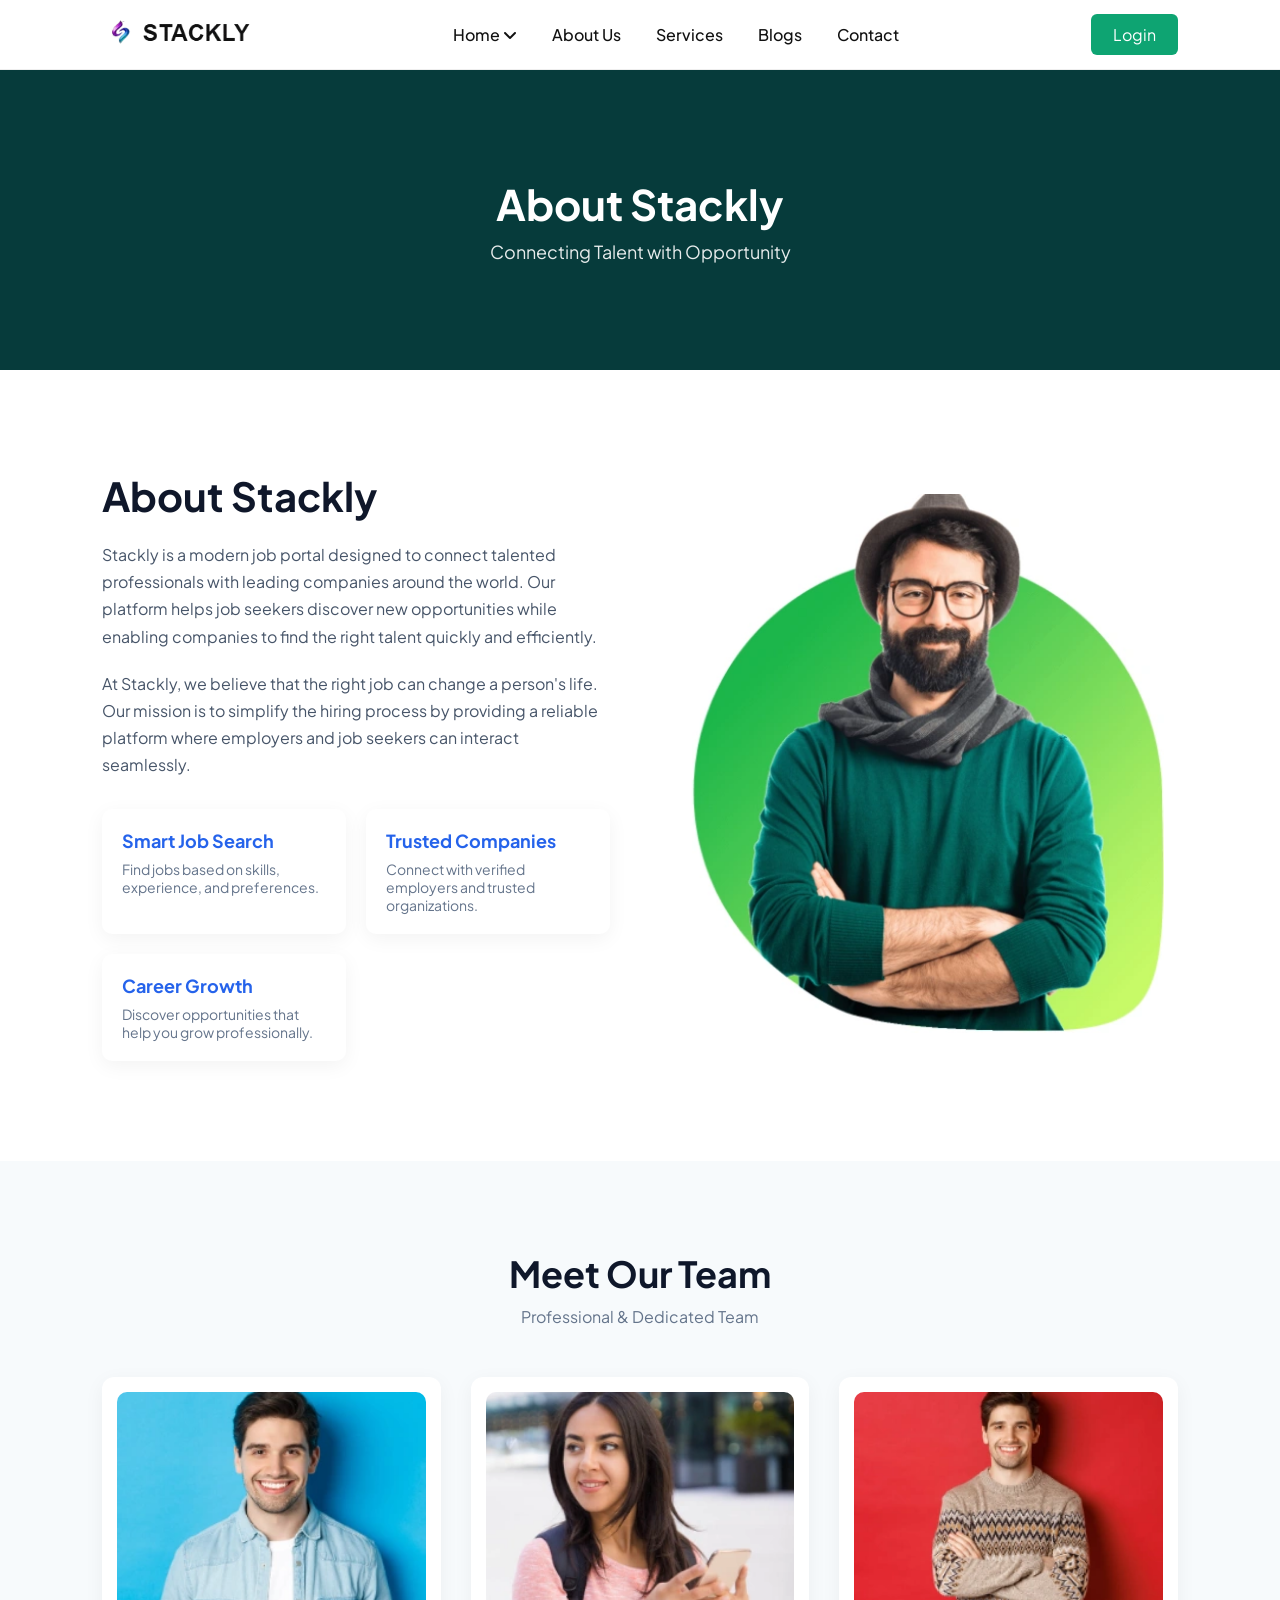
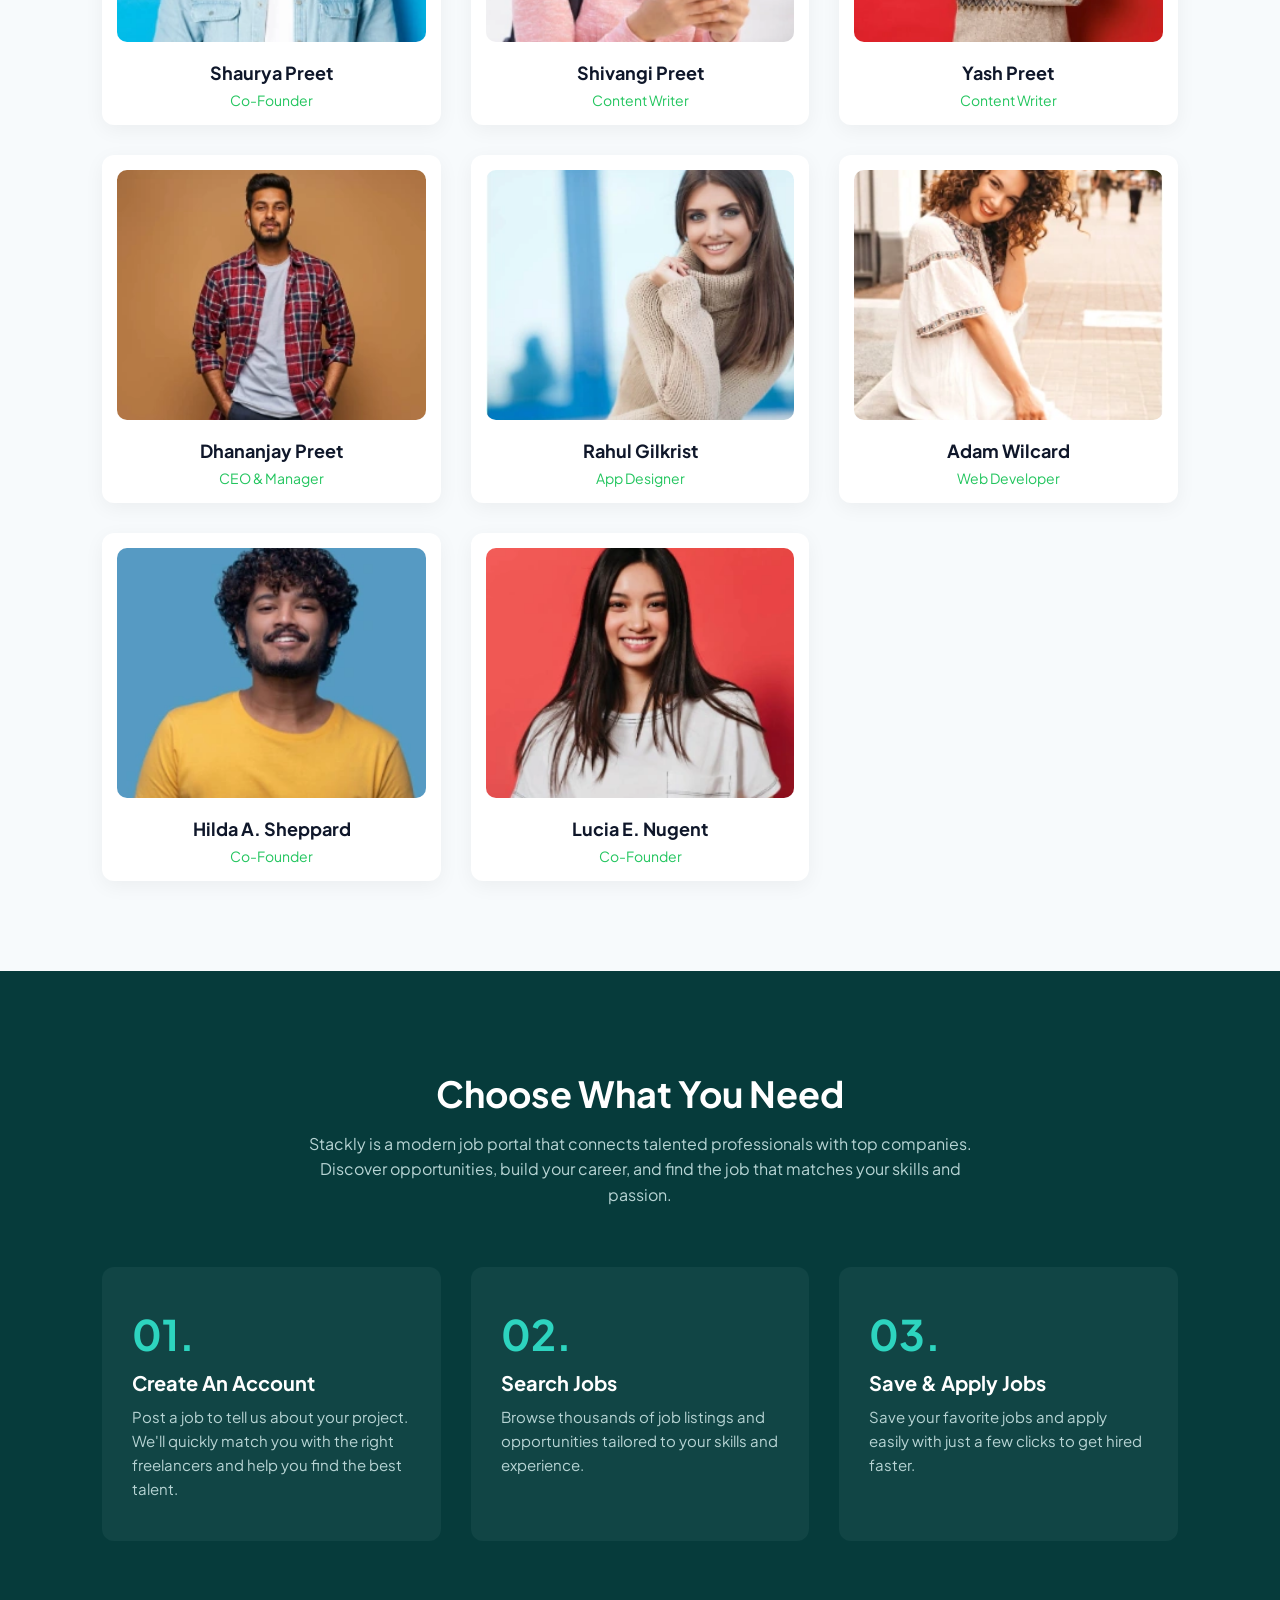
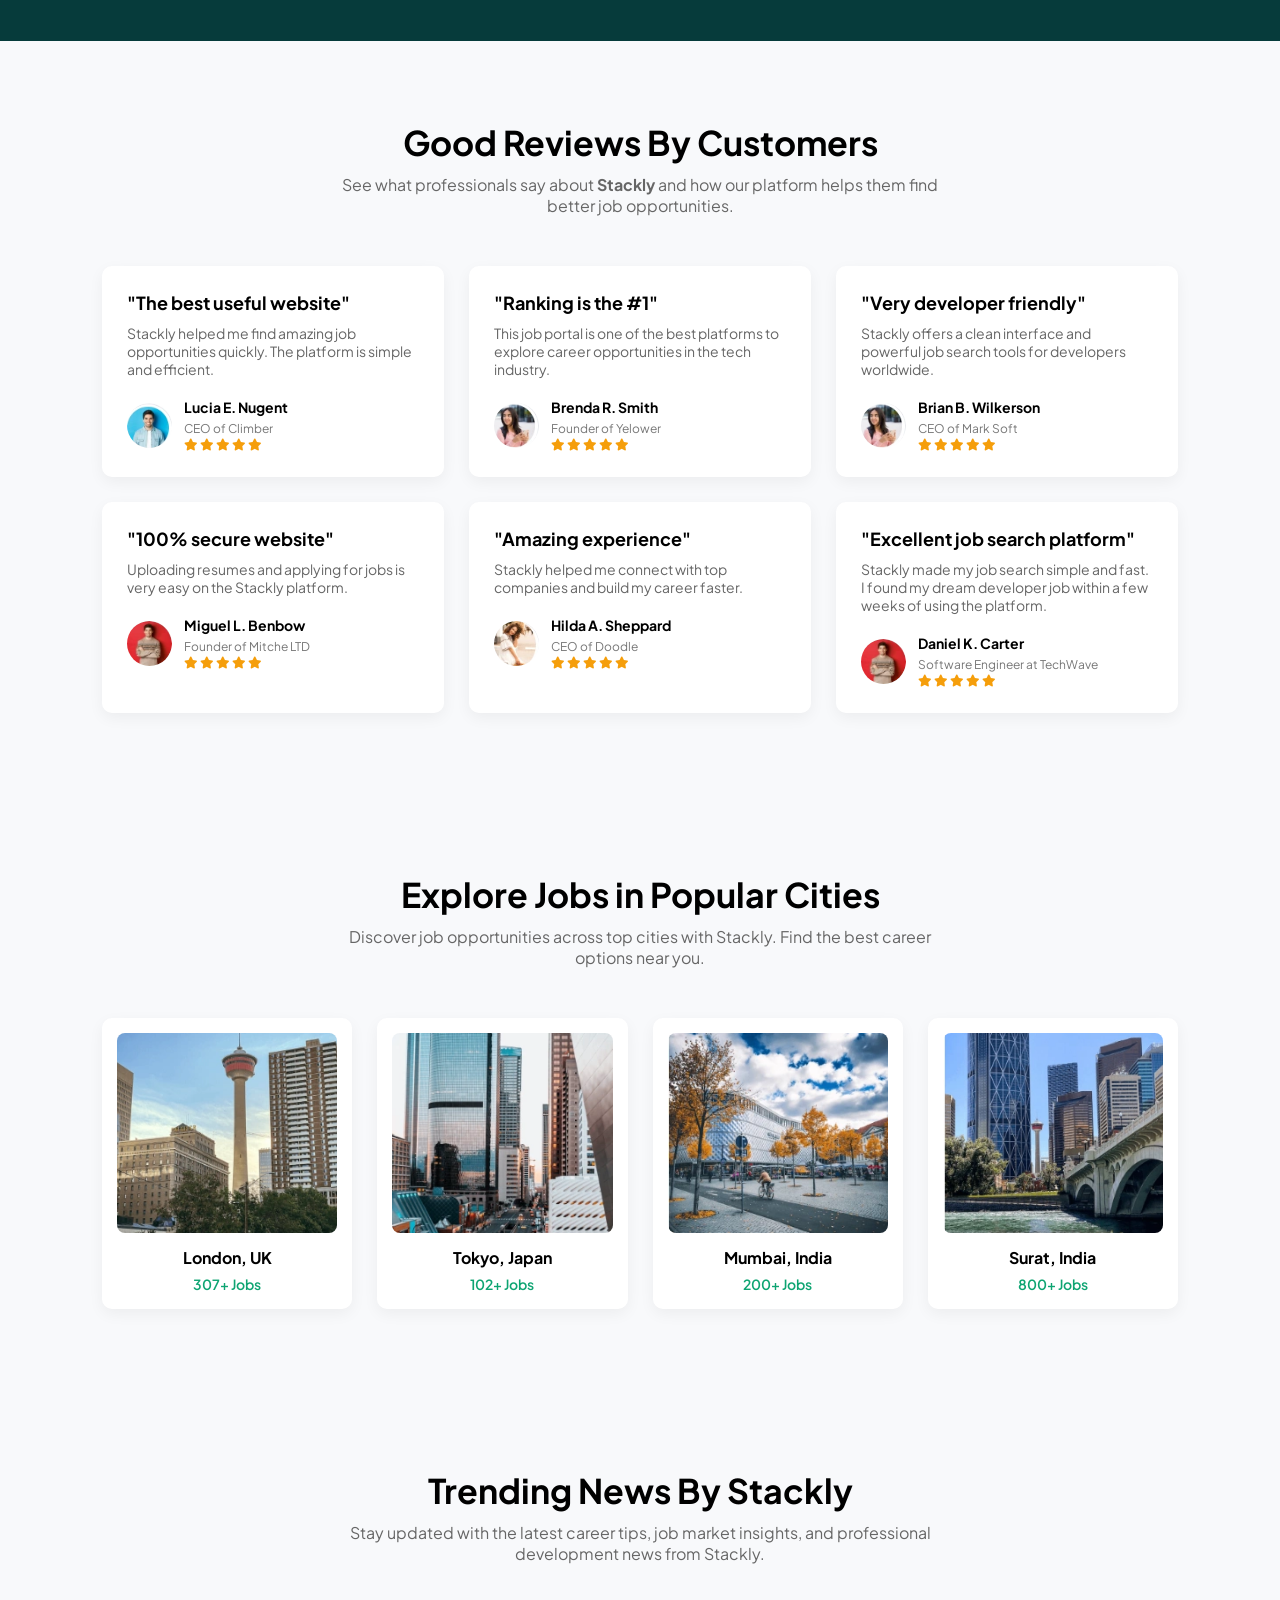
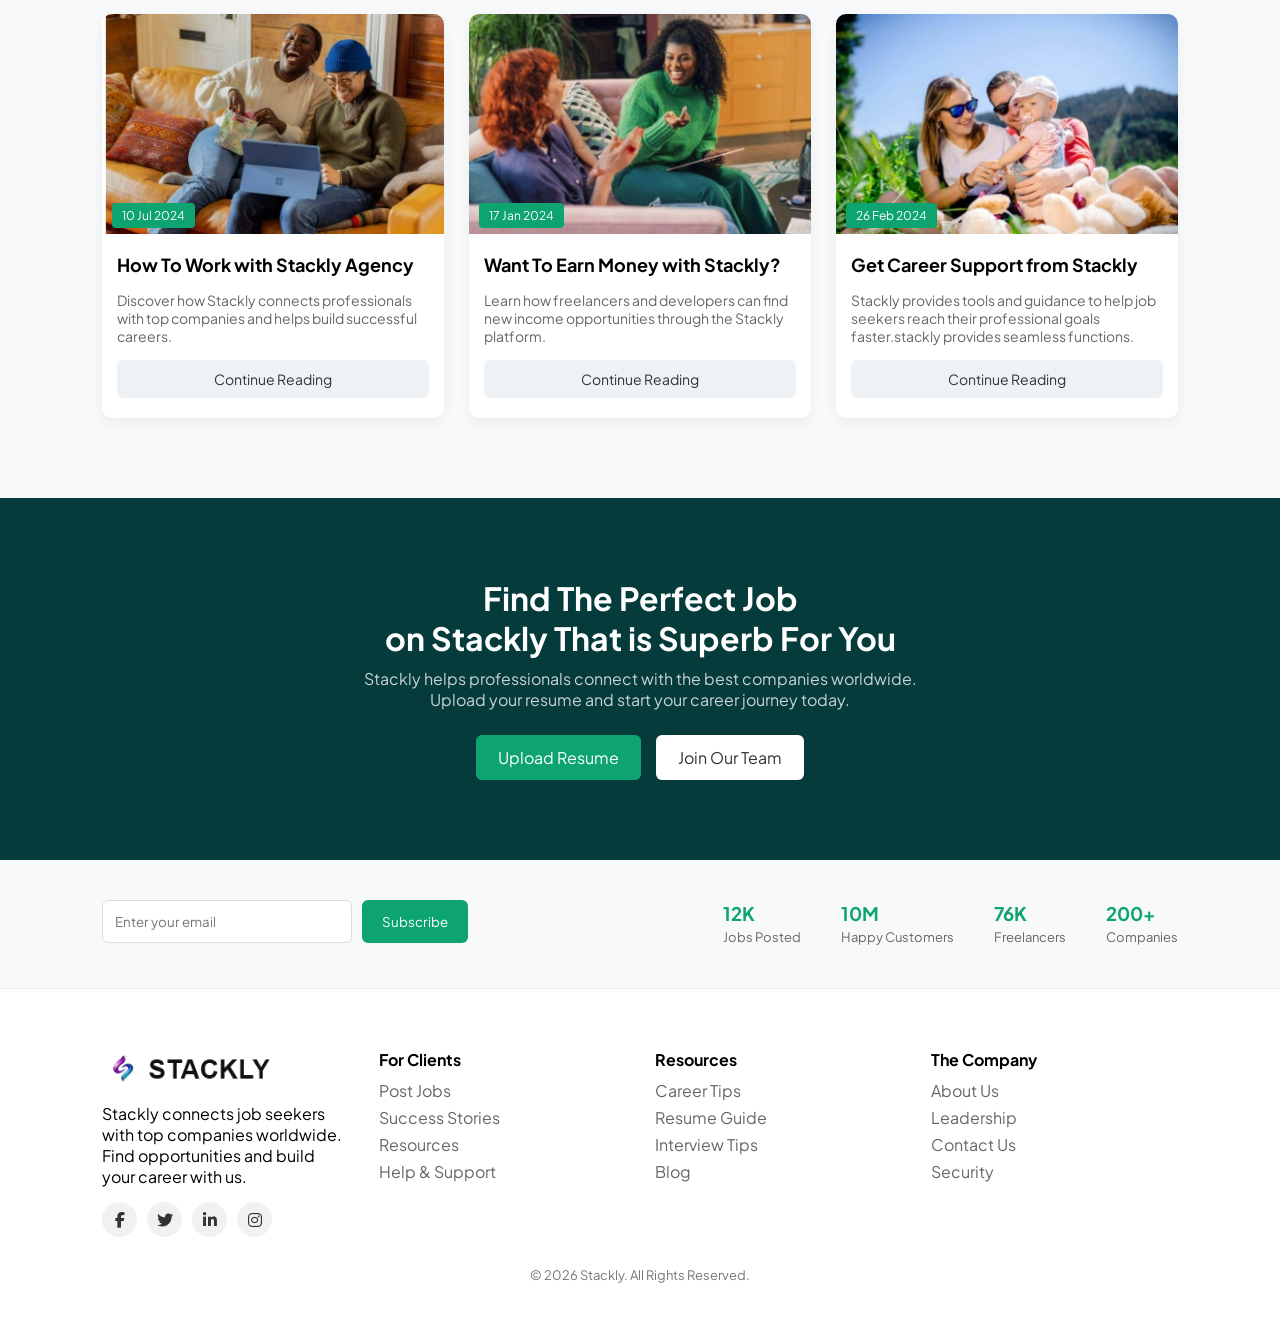
<file: about2.html>
<!DOCTYPE html>
<html lang="en">
<head>

<meta charset="UTF-8">
<meta name="viewport" content="width=device-width, initial-scale=1.0">

<title>Stackly</title>

<link rel="stylesheet" href="app.css">

<link href="https://fonts.googleapis.com/css2?family=Plus+Jakarta+Sans:wght@400;500;600;700&display=swap" rel="stylesheet">

<link rel="stylesheet"
href="https://cdnjs.cloudflare.com/ajax/libs/font-awesome/6.5.0/css/all.min.css">

<link href="https://unpkg.com/aos@2.3.4/dist/aos.css" rel="stylesheet">

</head>

<body>


<!-- HEADER -->

<header class="header">

<div class="container">

<div class="logo">
<a href="home2.html">
<img src="images/logo2.webp" alt="Stackly Logo">
</a>
</div>

<nav class="nav">

<ul>

<li class="dropdown">
<a href="home2.html">Home <i class="fa fa-angle-down"></i></a>

<ul class="dropdown-menu">
<li><a href="index.html">Home 1</a></li>
</ul>

</li>

<li><a href="about2.html">About Us</a></li>
<li><a href="services2.html">Services</a></li>
<li><a href="blogs2.html">Blogs</a></li>
<li><a href="contact2.html">Contact</a></li>


</a></li>

</ul>

</nav>


<div class="login-btn">
<a href="404page.html">Login</a>
</div>


<div class="hamburger">
<i class="fa fa-bars"></i>
</div>

</div>

</header>



<div class="mobile-menu">

<div class="mobile-header">

<div class="close-menu">
<i class="fa fa-times"></i>
</div>

</div>

<ul>

<li class="mobile-dropdown">

<div class="mobile-link">
Home <i class="fa fa-angle-down"></i>
</div>

<ul class="mobile-submenu">
<li><a href="index.html">Home 1</a></li>
</ul>

</li>

<li><a href="about2.html">About Us</a></li>
<li><a href="services2.html">Services</a></li>
<li><a href="blogs2.html">Blogs</a></li>
<li><a href="contact2.html">Contact</a></li>

</ul>

<div class="mobile-login">
<a href="404page.html">Login</a>
</div>

</div>




<section class="stackly-about-hero">

<h1>About Stackly</h1>
<p>Connecting Talent with Opportunity</p>

</section>



<!-- STACKLY ABOUT PAGE -->

<section class="stackly-about-section">

<div class="stackly-about-container">

<div class="stackly-about-left">

<h1 class="stackly-about-title">About Stackly</h1>

<p class="stackly-about-text">
Stackly is a modern job portal designed to connect talented professionals
with leading companies around the world. Our platform helps job seekers
discover new opportunities while enabling companies to find the right
talent quickly and efficiently.
</p>

<p class="stackly-about-text">
At Stackly, we believe that the right job can change a person's life.
Our mission is to simplify the hiring process by providing a reliable
platform where employers and job seekers can interact seamlessly.
</p>

<div class="stackly-about-features">

<div class="stackly-feature-box">
<h3>Smart Job Search</h3>
<p>Find jobs based on skills, experience, and preferences.</p>
</div>

<div class="stackly-feature-box">
<h3>Trusted Companies</h3>
<p>Connect with verified employers and trusted organizations.</p>
</div>

<div class="stackly-feature-box">
<h3>Career Growth</h3>
<p>Discover opportunities that help you grow professionally.</p>
</div>

</div>

</div>

<div class="stackly-about-right">

<img src="images/about.webp" class="stackly-about-img">

</div>

</div>

</section>




<!-- STACKLY TEAM SECTION -->

<section class="stackly-team-section">

<div class="stackly-team-container">

<h2 class="stackly-team-title">Meet Our Team</h2>
<p class="stackly-team-subtitle">Professional & Dedicated Team</p>

<div class="stackly-team-grid">

<!-- TEAM MEMBER 1 -->
<div class="stackly-team-card">
<img src="images/mo (28).webp" class="stackly-team-img">
<h3>Shaurya Preet</h3>
<span>Co-Founder</span>
</div>

<!-- TEAM MEMBER 2 -->
<div class="stackly-team-card">
<img src="images/mo (29).webp" class="stackly-team-img">
<h3>Shivangi Preet</h3>
<span>Content Writer</span>
</div>

<!-- TEAM MEMBER 3 -->
<div class="stackly-team-card">
<img src="images/mo (30).webp" class="stackly-team-img">
<h3>Yash Preet</h3>
<span>Content Writer</span>
</div>

<!-- TEAM MEMBER 4 -->
<div class="stackly-team-card">
<img src="images/mo (31).webp" class="stackly-team-img">
<h3>Dhananjay Preet</h3>
<span>CEO & Manager</span>
</div>

<!-- TEAM MEMBER 5 -->
<div class="stackly-team-card">
<img src="images/mo (32).webp" class="stackly-team-img">
<h3>Rahul Gilkrist</h3>
<span>App Designer</span>
</div>

<!-- TEAM MEMBER 6 -->
<div class="stackly-team-card">
<img src="images/mo (33).webp" class="stackly-team-img">
<h3>Adam Wilcard</h3>
<span>Web Developer</span>
</div>

<!-- TEAM MEMBER 7 -->
<div class="stackly-team-card">
<img src="images/mo (34).webp" class="stackly-team-img">
<h3>Hilda A. Sheppard</h3>
<span>Co-Founder</span>
</div>

<!-- TEAM MEMBER 8 -->
<div class="stackly-team-card">
<img src="images/mo (35).webp" class="stackly-team-img">
<h3>Lucia E. Nugent</h3>
<span>Co-Founder</span>
</div>

</div>
</div>
</section>



<!-- STACKLY CHOOSE SECTION -->

<section class="stackly-choose-section">

<div class="stackly-choose-container">

<h2 class="stackly-choose-title">Choose What You Need</h2>

<p class="stackly-choose-subtitle">
Stackly is a modern job portal that connects talented professionals
with top companies. Discover opportunities, build your career,
and find the job that matches your skills and passion.
</p>

<div class="stackly-choose-grid">

<!-- CARD 1 -->
<div class="stackly-choose-card">

<h1 class="stackly-choose-number">01.</h1>

<h3>Create An Account</h3>

<p>
Post a job to tell us about your project. We'll quickly match you
with the right freelancers and help you find the best talent.
</p>

</div>

<!-- CARD 2 -->
<div class="stackly-choose-card">

<h1 class="stackly-choose-number">02.</h1>

<h3>Search Jobs</h3>

<p>
Browse thousands of job listings and opportunities tailored
to your skills and experience.
</p>

</div>

<!-- CARD 3 -->
<div class="stackly-choose-card">

<h1 class="stackly-choose-number">03.</h1>

<h3>Save & Apply Jobs</h3>

<p>
Save your favorite jobs and apply easily with just a few clicks
to get hired faster.
</p>

</div>

</div>

</div>

</section>















<!-- CUSTOMER REVIEWS -->

<section class="reviews">

<div class="reviews-title" data-aos="fade-up">

<h2>Good Reviews By Customers</h2>

<p>
See what professionals say about <b>Stackly</b> and how our platform
helps them find better job opportunities.
</p>

</div>


<div class="reviews-container">


<!-- REVIEW 1 -->

<div class="review-card" data-aos="fade-up">

<h4>"The best useful website"</h4>

<p>
Stackly helped me find amazing job opportunities quickly.
The platform is simple and efficient.
</p>

<div class="review-user">

<img src="images/mo (23).webp">

<div>
<h5>Lucia E. Nugent</h5>
<span>CEO of Climber</span>

<div class="stars">
<i class="fa fa-star"></i>
<i class="fa fa-star"></i>
<i class="fa fa-star"></i>
<i class="fa fa-star"></i>
<i class="fa fa-star"></i>
</div>

</div>

</div>

</div>


<!-- REVIEW 2 -->

<div class="review-card" data-aos="fade-up">

<h4>"Ranking is the #1"</h4>

<p>
This job portal is one of the best platforms to explore
career opportunities in the tech industry.
</p>

<div class="review-user">

<img src="images/mo (24).webp">

<div>
<h5>Brenda R. Smith</h5>
<span>Founder of Yelower</span>

<div class="stars">
<i class="fa fa-star"></i>
<i class="fa fa-star"></i>
<i class="fa fa-star"></i>
<i class="fa fa-star"></i>
<i class="fa fa-star"></i>
</div>

</div>

</div>

</div>


<!-- REVIEW 3 -->

<div class="review-card" data-aos="fade-up">

<h4>"Very developer friendly"</h4>

<p>
Stackly offers a clean interface and powerful job search
tools for developers worldwide.
</p>

<div class="review-user">

<img src="images/mo (24).webp">

<div>
<h5>Brian B. Wilkerson</h5>
<span>CEO of Mark Soft</span>

<div class="stars">
<i class="fa fa-star"></i>
<i class="fa fa-star"></i>
<i class="fa fa-star"></i>
<i class="fa fa-star"></i>
<i class="fa fa-star"></i>
</div>

</div>

</div>

</div>


<!-- REVIEW 4 -->

<div class="review-card" data-aos="fade-up">

<h4>"100% secure website"</h4>

<p>
Uploading resumes and applying for jobs is very easy
on the Stackly platform.
</p>

<div class="review-user">

<img src="images/mo (25).webp">

<div>
<h5>Miguel L. Benbow</h5>
<span>Founder of Mitche LTD</span>

<div class="stars">
<i class="fa fa-star"></i>
<i class="fa fa-star"></i>
<i class="fa fa-star"></i>
<i class="fa fa-star"></i>
<i class="fa fa-star"></i>
</div>

</div>

</div>

</div>


<!-- REVIEW 5 -->

<div class="review-card" data-aos="fade-up">

<h4>"Amazing experience"</h4>

<p>
Stackly helped me connect with top companies and build
my career faster.
</p>

<div class="review-user">

<img src="images/mo (26).webp">

<div>
<h5>Hilda A. Sheppard</h5>
<span>CEO of Doodle</span>

<div class="stars">
<i class="fa fa-star"></i>
<i class="fa fa-star"></i>
<i class="fa fa-star"></i>
<i class="fa fa-star"></i>
<i class="fa fa-star"></i>
</div>

</div>

</div>

</div>


<div class="review-card" data-aos="fade-up">

<h4>"Excellent job search platform"</h4>

<p>
Stackly made my job search simple and fast. I found my dream
developer job within a few weeks of using the platform.
</p>

<div class="review-user">

<img src="images/mo (25).webp">

<div>

<h5>Daniel K. Carter</h5>
<span>Software Engineer at TechWave</span>

<div class="stars">
<i class="fa fa-star"></i>
<i class="fa fa-star"></i>
<i class="fa fa-star"></i>
<i class="fa fa-star"></i>
<i class="fa fa-star"></i>
</div>

</div>

</div>

</div>

</div>





</section>


<!-- EXPLORE JOBS BY CITY -->

<section class="cities">

<div class="cities-title" data-aos="fade-up">

<h2>Explore Jobs in Popular Cities</h2>

<p>
Discover job opportunities across top cities with Stackly.
Find the best career options near you.
</p>

</div>


<div class="cities-container">


<!-- CITY 1 -->

<div class="city-card" data-aos="fade-up">

<img src="images/mo (1).webp">

<h4>London, UK</h4>

<span>307+ Jobs</span>

</div>


<!-- CITY 2 -->

<div class="city-card" data-aos="fade-up">

<img src="images/mo (2).webp">

<h4>Tokyo, Japan</h4>

<span>102+ Jobs</span>

</div>


<!-- CITY 3 -->

<div class="city-card" data-aos="fade-up">

<img src="images/mo (3).webp">

<h4>Mumbai, India</h4>

<span>200+ Jobs</span>

</div>


<!-- CITY 4 -->

<div class="city-card" data-aos="fade-up">

<img src="images/mo (36).webp">

<h4>Surat, India</h4>

<span>800+ Jobs</span>

</div>

</div>

</section>






<!-- TRENDING NEWS -->

<section class="blog">

<div class="blog-title" data-aos="fade-up">

<h2>Trending News By Stackly</h2>

<p>
Stay updated with the latest career tips, job market insights,
and professional development news from Stackly.
</p>

</div>


<div class="blog-container">


<!-- BLOG 1 -->

<div class="blog-card" data-aos="fade-up">

<div class="blog-image">

<img src="images/mo (4).webp">

<span class="blog-date">10 Jul 2024</span>

</div>

<h4>How To Work with Stackly Agency</h4>

<p>
Discover how Stackly connects professionals with top
companies and helps build successful careers.
</p>

<a href="404page.html" class="blog-btn">Continue Reading</a>

</div>


<!-- BLOG 2 -->

<div class="blog-card" data-aos="fade-up">

<div class="blog-image">

<img src="images/mo (5).webp">

<span class="blog-date">17 Jan 2024</span>

</div>

<h4>Want To Earn Money with Stackly?</h4>

<p>
Learn how freelancers and developers can find new
income opportunities through the Stackly platform.
</p>

<a href="404page.html" class="blog-btn">Continue Reading</a>

</div>


<!-- BLOG 3 -->

<div class="blog-card" data-aos="fade-up">

<div class="blog-image">

<img src="images/mo (6).webp">

<span class="blog-date">26 Feb 2024</span>

</div>

<h4>Get Career Support from Stackly</h4>

<p>
Stackly provides tools and guidance to help job seekers
reach their professional goals faster.stackly provides seamless functions.
</p>

<a href="404page.html" class="blog-btn">Continue Reading</a>

</div>


</div>

</section>














<!-- CTA SECTION -->

<section class="cta">

<h2>Find The Perfect Job <br> on Stackly That is Superb For You</h2>

<p>
Stackly helps professionals connect with the best companies worldwide.
Upload your resume and start your career journey today.
</p>

<div class="cta-buttons">

<a href="404page.html" class="btn-green">Upload Resume</a>
<a href="404page.html" class="btn-light">Join Our Team</a>

</div>

</section>



<!-- NEWSLETTER -->

<section class="newsletter">

<form id="subscribeForm">

<div class="subscribe-box">

<input type="text" id="email" placeholder="Enter your email">

<button type="submit">Subscribe</button>

</div>

<p id="emailError"></p>

</form>


<div class="stats">

<div>
<h3>12K</h3>
<span>Jobs Posted</span>
</div>

<div>
<h3>10M</h3>
<span>Happy Customers</span>
</div>

<div>
<h3>76K</h3>
<span>Freelancers</span>
</div>

<div>
<h3>200+</h3>
<span>Companies</span>
</div>

</div>

</section>



<!-- FOOTER -->

<footer class="footer">

<div class="footer-container">


<!-- LOGO SECTION -->

<div class="footer-col">
<div class="footer-logo">
  <a href="home2.html">
    <img src="images/logo2.webp" alt="Stackly Logo">
  </a>
</div>

<p>
Stackly connects job seekers with top companies worldwide.
Find opportunities and build your career with us.
</p>


<div class="social-icons">

<a href="404page.html"><i class="fa-brands fa-facebook-f"></i></a>
<a href="404page.html"><i class="fa-brands fa-twitter"></i></a>
<a href="404page.html"><i class="fa-brands fa-linkedin-in"></i></a>
<a href="404page.html"><i class="fa-brands fa-instagram"></i></a>

</div>

</div>



<!-- LINKS -->

<div class="footer-col">

<h4>For Clients</h4>

<ul>
<li><a href="404page.html">Post Jobs</a></li>
<li><a href="404page.html">Success Stories</a></li>
<li><a href="404page.html">Resources</a></li>
<li><a href="404page.html">Help & Support</a></li>
</ul>

</div>



<div class="footer-col">

<h4>Resources</h4>

<ul>
<li><a href="404page.html">Career Tips</a></li>
<li><a href="404page.html">Resume Guide</a></li>
<li><a href="404page.html">Interview Tips</a></li>
<li><a href="404page.html">Blog</a></li>
</ul>

</div>



<div class="footer-col">

<h4>The Company</h4>

<ul>
<li><a href="404page.html">About Us</a></li>
<li><a href="404page.html">Leadership</a></li>
<li><a href="404page.html">Contact Us</a></li>
<li><a href="404page.html">Security</a></li>
</ul>

</div>

</div>



<div class="copyright">

<p>© 2026 Stackly. All Rights Reserved.</p>

</div>

</footer>


<!-- SCROLL TO TOP BUTTON -->

<button id="scrollTopBtn">
<i class="fa fa-arrow-up"></i>
</button>


<script src="https://unpkg.com/aos@2.3.4/dist/aos.js"></script>
<script src="script.js"></script>

</body>
</html>
</file>
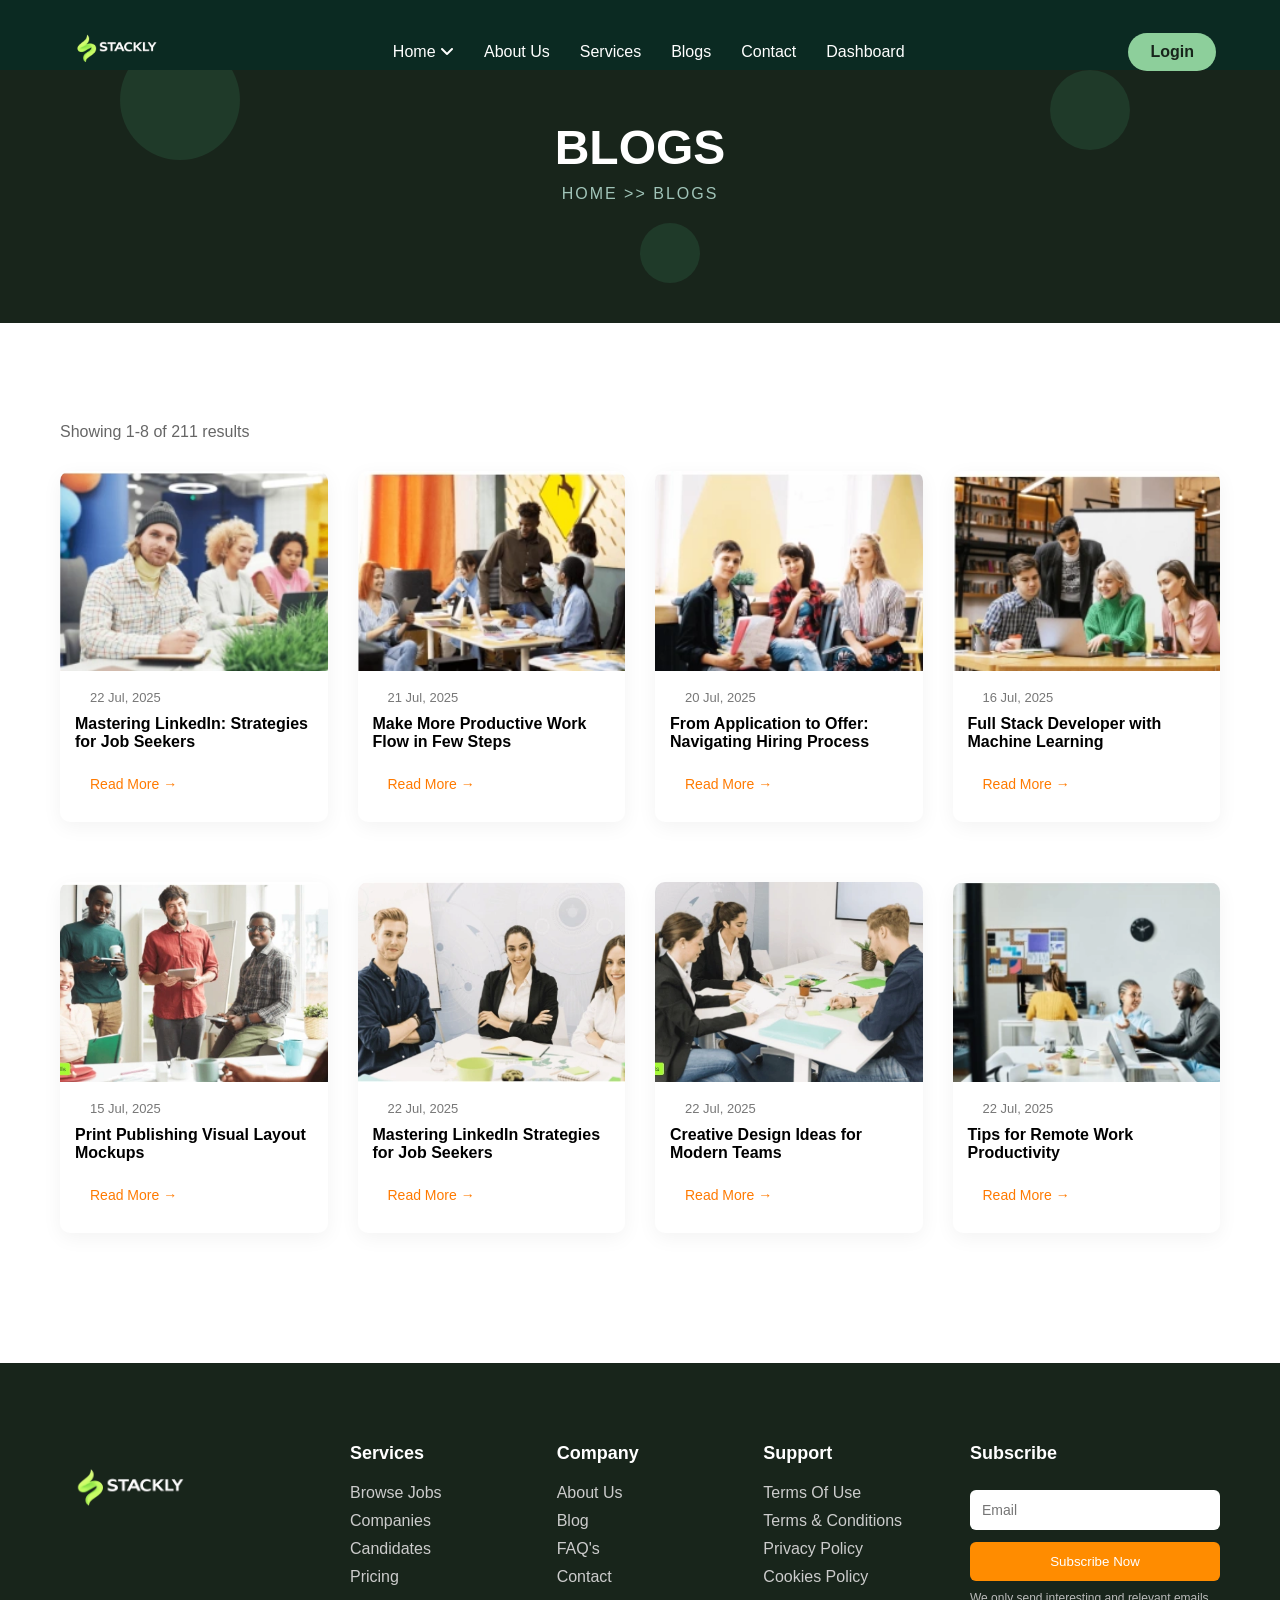
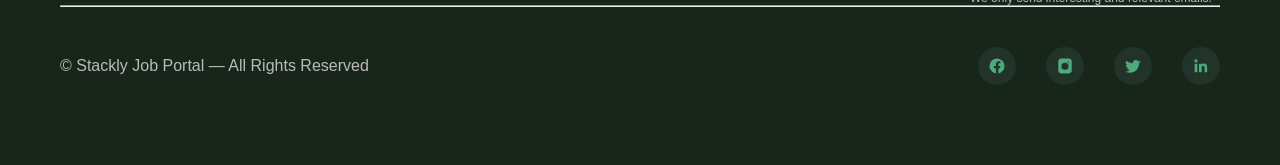
<file: blogs.html>
<!DOCTYPE html>

<html lang="en">

<head>

<meta charset="UTF-8">
<meta name="viewport" content="width=device-width, initial-scale=1.0">

<title>Stackly Job Portal</title>

<link rel="stylesheet" href="style.css">


<link href="https://cdnjs.cloudflare.com/ajax/libs/font-awesome/6.5.0/css/all.min.css" rel="stylesheet">
<link href="https://cdnjs.cloudflare.com/ajax/libs/font-awesome/6.5.0/css/all.min.css" rel="stylesheet">

</head>

<body>

<!-- ================= NAVBAR ================= -->


<header class="navbar">

<div class="nav-container">
<div class="logo">
  <a href="index.html">
    <img src="images/loo.webp" alt="Stackly Logo">
  </a>
</div>

<nav class="nav-menu" id="navMenu">

<div class="close-menu" id="closeMenu">
<i class="fa-solid fa-xmark"></i>
</div>

<ul>

<li class="dropdown">
<a href="index.html">Home <i class="fa fa-angle-down"></i></a>

<ul class="dropdown-menu">
<li><a href="home2.html">Home 2</a></li>
</ul>
</li>

<li><a href="about.html">About Us</a></li>
<li><a href="services.html">Services</a></li>
<li><a href="blogs.html">Blogs</a></li>
<li><a href="contact.html">Contact</a></li>
<li><a href="dashboard.html">Dashboard</a></li>

</ul>

</nav>

<div class="nav-right">

<a href="login.html" class="login-btn">Login</a>

<div class="hamburger" id="hamburger">
<i class="fa fa-bars"></i>
</div>

</div>

</div>

</header>














<section class="stackly-about-hero">

<div class="about-container">

<h1 class="about-title reveal">
BLOGS
</h1>

<p class="about-breadcrumb reveal">
HOME  >>  BLOGS

</p>

</div>

<!-- Decorative Shapes -->

<div class="shape shape1"></div>
<div class="shape shape2"></div>
<div class="shape shape3"></div>

</section>







<section class="blog-grid-section">

<div class="blog-grid-container">

<p class="results">Showing 1-8 of 211 results</p>

<div class="blog-grid">

<!-- BLOG CARD -->

<div class="blog-card reveal">

<img src="images/b (1).webp">

<div class="blog-content">

<p class="date">22 Jul, 2025</p>

<h3>Mastering LinkedIn: Strategies for Job Seekers</h3>

<a href="404.html">Read More →</a>

</div>

</div>

<div class="blog-card reveal">

<img src="images/b (2).webp">

<div class="blog-content">

<p class="date">21 Jul, 2025</p>

<h3>Make More Productive Work Flow in Few Steps</h3>

<a href="404.html">Read More →</a>

</div>

</div>

<div class="blog-card reveal">

<img src="images/b (3).webp">

<div class="blog-content">

<p class="date">20 Jul, 2025</p>

<h3>From Application to Offer: Navigating Hiring Process</h3>

<a href="404.html">Read More →</a>

</div>

</div>

<div class="blog-card reveal">

<img src="images/b (4).webp">

<div class="blog-content">

<p class="date">16 Jul, 2025</p>

<h3>Full Stack Developer with Machine Learning</h3>

<a href="404.html">Read More →</a>

</div>

</div>

<div class="blog-card reveal">

<img src="images/AQ (1).webp">

<div class="blog-content">

<p class="date">15 Jul, 2025</p>

<h3>Print Publishing Visual Layout Mockups</h3>

<a href="404.html">Read More →</a>

</div>

</div>

<div class="blog-card reveal">

<img src="images/AQ (2).webp">

<div class="blog-content">

<p class="date">22 Jul, 2025</p>

<h3>Mastering LinkedIn Strategies for Job Seekers</h3>

<a href="404.html">Read More →</a>

</div>

</div>

<div class="blog-card reveal">

<img src="images/AQ (3).webp">

<div class="blog-content">

<p class="date">22 Jul, 2025</p>

<h3>Creative Design Ideas for Modern Teams</h3>

<a href="404.html">Read More →</a>

</div>

</div>

<div class="blog-card reveal">

<img src="images/CC (1).webp">

<div class="blog-content">

<p class="date">22 Jul, 2025</p>

<h3>Tips for Remote Work Productivity</h3>

<a href="404.html">Read More →</a>

</div>

</div>

</div>

</div>

</section>





<footer class="stackly-footer">

<div class="footer-container">

<!-- LOGO -->
<div class="footer-logo">
  <a href="index.html">
    <img src="images/loo.webp" alt="logo">
  </a>
</div>

<!-- SERVICES -->

<div class="footer-col">

<h3>Services</h3>

<a href="404.html">Browse Jobs</a> <a href="404.html">Companies</a> <a href="404.html">Candidates</a> <a href="404.html">Pricing</a>

</div>

<!-- COMPANY -->

<div class="footer-col">

<h3>Company</h3>

<a href="about.html">About Us</a> <a href="blogs.html">Blog</a> <a href="404.html">FAQ's</a> <a href="contact.html">Contact</a>

</div>

<!-- SUPPORT -->

<div class="footer-col">

<h3>Support</h3>

<a href="404.html">Terms Of Use</a> <a href="#">Terms & Conditions</a> <a href="404.html">Privacy Policy</a> <a href="404.html">Cookies Policy</a>

</div>

<!-- SUBSCRIBE -->

<div class="footer-col subscribe">

<h3>Subscribe</h3>

<input type="email" id="emailInput" placeholder="Email">

<button onclick="validateEmail()">
Subscribe Now
</button>

<p class="note">
We only send interesting and relevant emails.
</p>

</div>

</div>

<hr>

<div class="footer-bottom">

<p>© Stackly Job Portal — All Rights Reserved</p>

<div class="social">

<a href="404.html" class="social-icon">

<svg viewBox="0 0 24 24">
<path d="M22 12a10 10 0 10-11.5 9.9v-7h-2.6V12h2.6V9.7c0-2.6 1.6-4 3.9-4 1.1 0 2.2.2 2.2.2v2.4h-1.2c-1.2 0-1.6.8-1.6 1.6V12h2.7l-.4 2.9h-2.3v7A10 10 0 0022 12z"/>
</svg>

</a>

<a href="404.html" class="social-icon">

<svg viewBox="0 0 24 24">
<path d="M7 2C4.8 2 3 3.8 3 6v12c0 2.2 1.8 4 4 4h10c2.2 0 4-1.8 4-4V6c0-2.2-1.8-4-4-4H7zm5 5.5A4.5 4.5 0 1112 17a4.5 4.5 0 010-9.5zm5.3-.9a1 1 0 11-2 0 1 1 0 012 0z"/>
</svg>

</a>

<a href="404.html" class="social-icon">

<svg viewBox="0 0 24 24">
<path d="M22 5.9c-.8.4-1.6.6-2.4.8.9-.5 1.5-1.3 1.8-2.2-.8.5-1.8.9-2.7 1.1A4.2 4.2 0 0015.5 4c-2.3 0-4.1 2-3.6 4.3A11.9 11.9 0 013 5.1a4.2 4.2 0 001.3 5.6c-.7 0-1.3-.2-1.9-.5 0 2 1.4 3.7 3.4 4.1-.6.2-1.3.2-1.9.1.5 1.6 2.1 2.8 4 2.8A8.5 8.5 0 012 19.5 12 12 0 008.3 21c7.6 0 11.8-6.4 11.5-12.2.8-.6 1.5-1.3 2.1-2.1z"/>
</svg>

</a>

<a href="404.html" class="social-icon">

<svg viewBox="0 0 24 24">
<path d="M20.4 20.4h-3.6v-5.6c0-1.3 0-3-1.8-3s-2.1 1.4-2.1 2.9v5.7H9.3V9h3.4v1.6h.1c.5-.9 1.6-1.8 3.3-1.8 3.5 0 4.1 2.3 4.1 5.3v6.3zM5.3 7.4A2.1 2.1 0 115.3 3a2.1 2.1 0 010 4.4zM7.1 20.4H3.5V9h3.6v11.4z"/>
</svg>

</a>

</div>


</div>

</footer>

<button id="scrollTopBtn">

<svg viewBox="0 0 24 24">
<path d="M12 5l-7 7h4v7h6v-7h4z"/>
</svg>

</button>



<script src="main.js"></script>

</body>
</html>
</file>
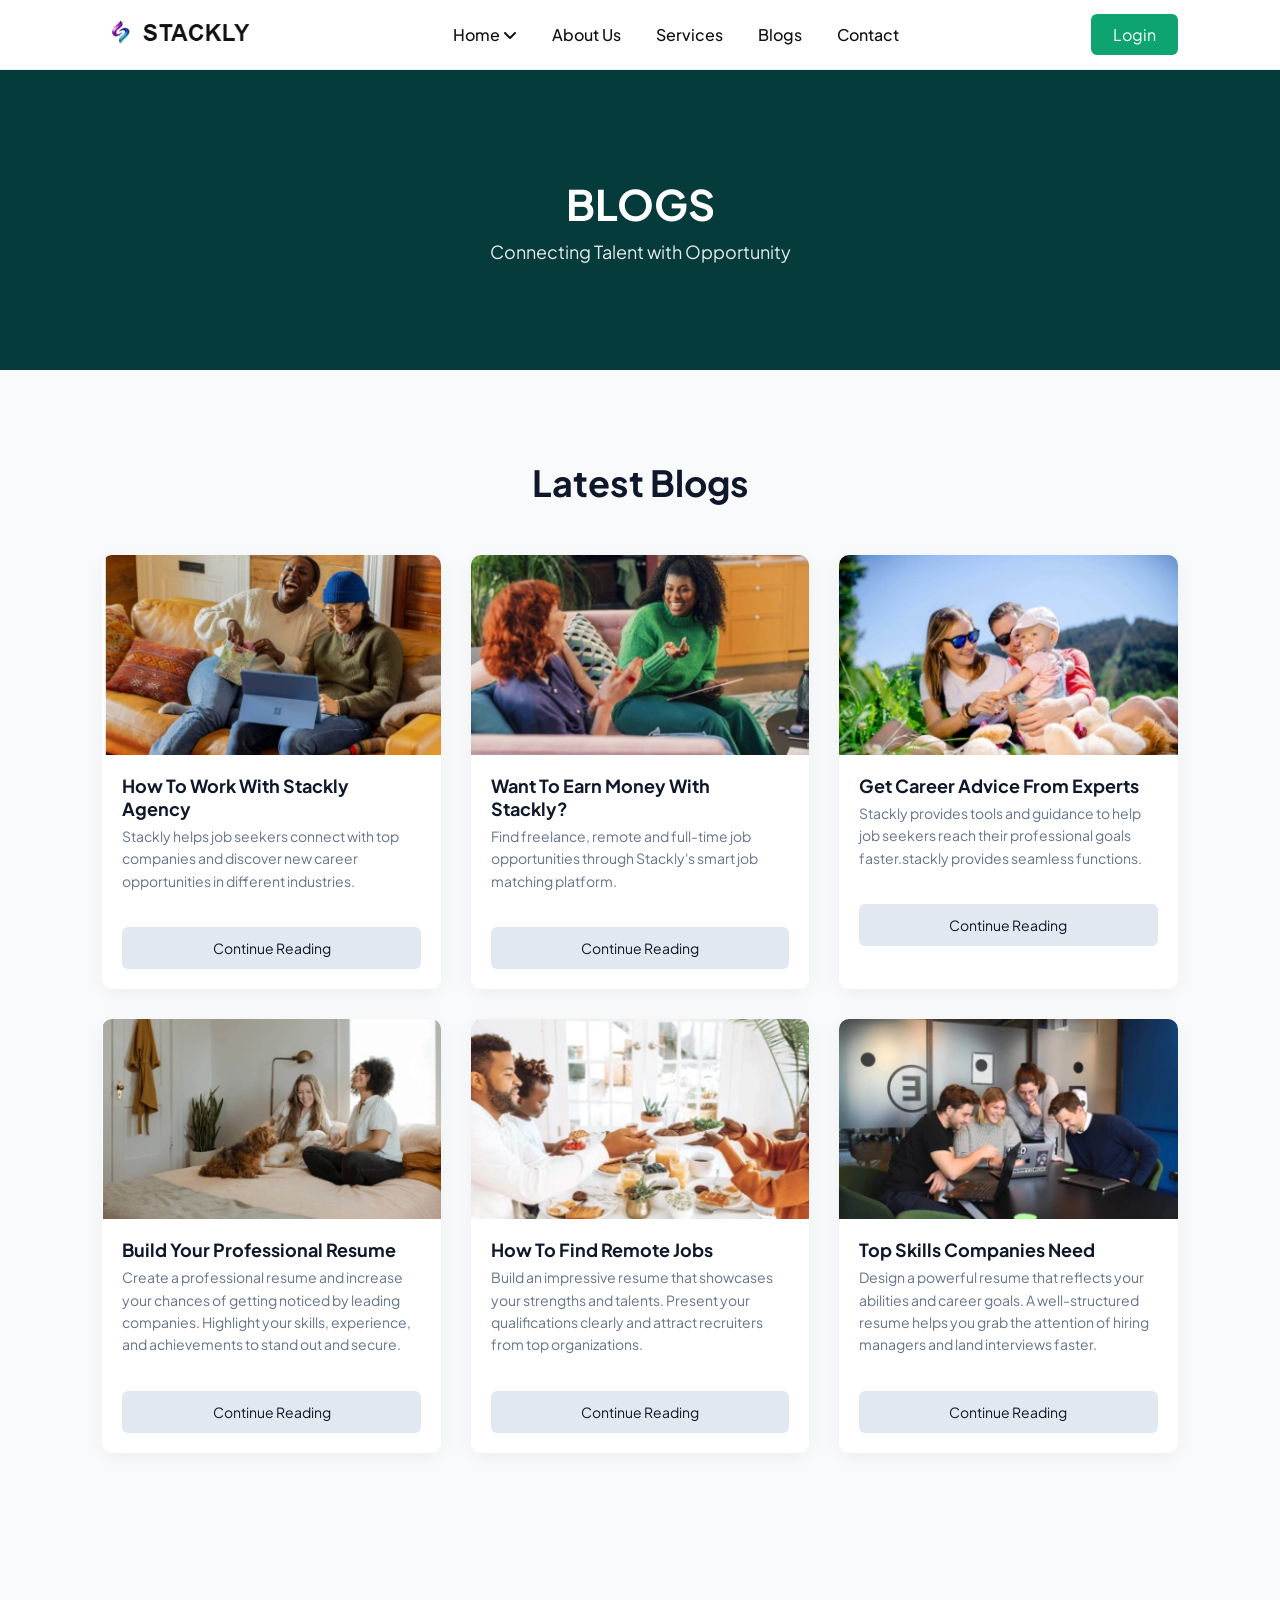
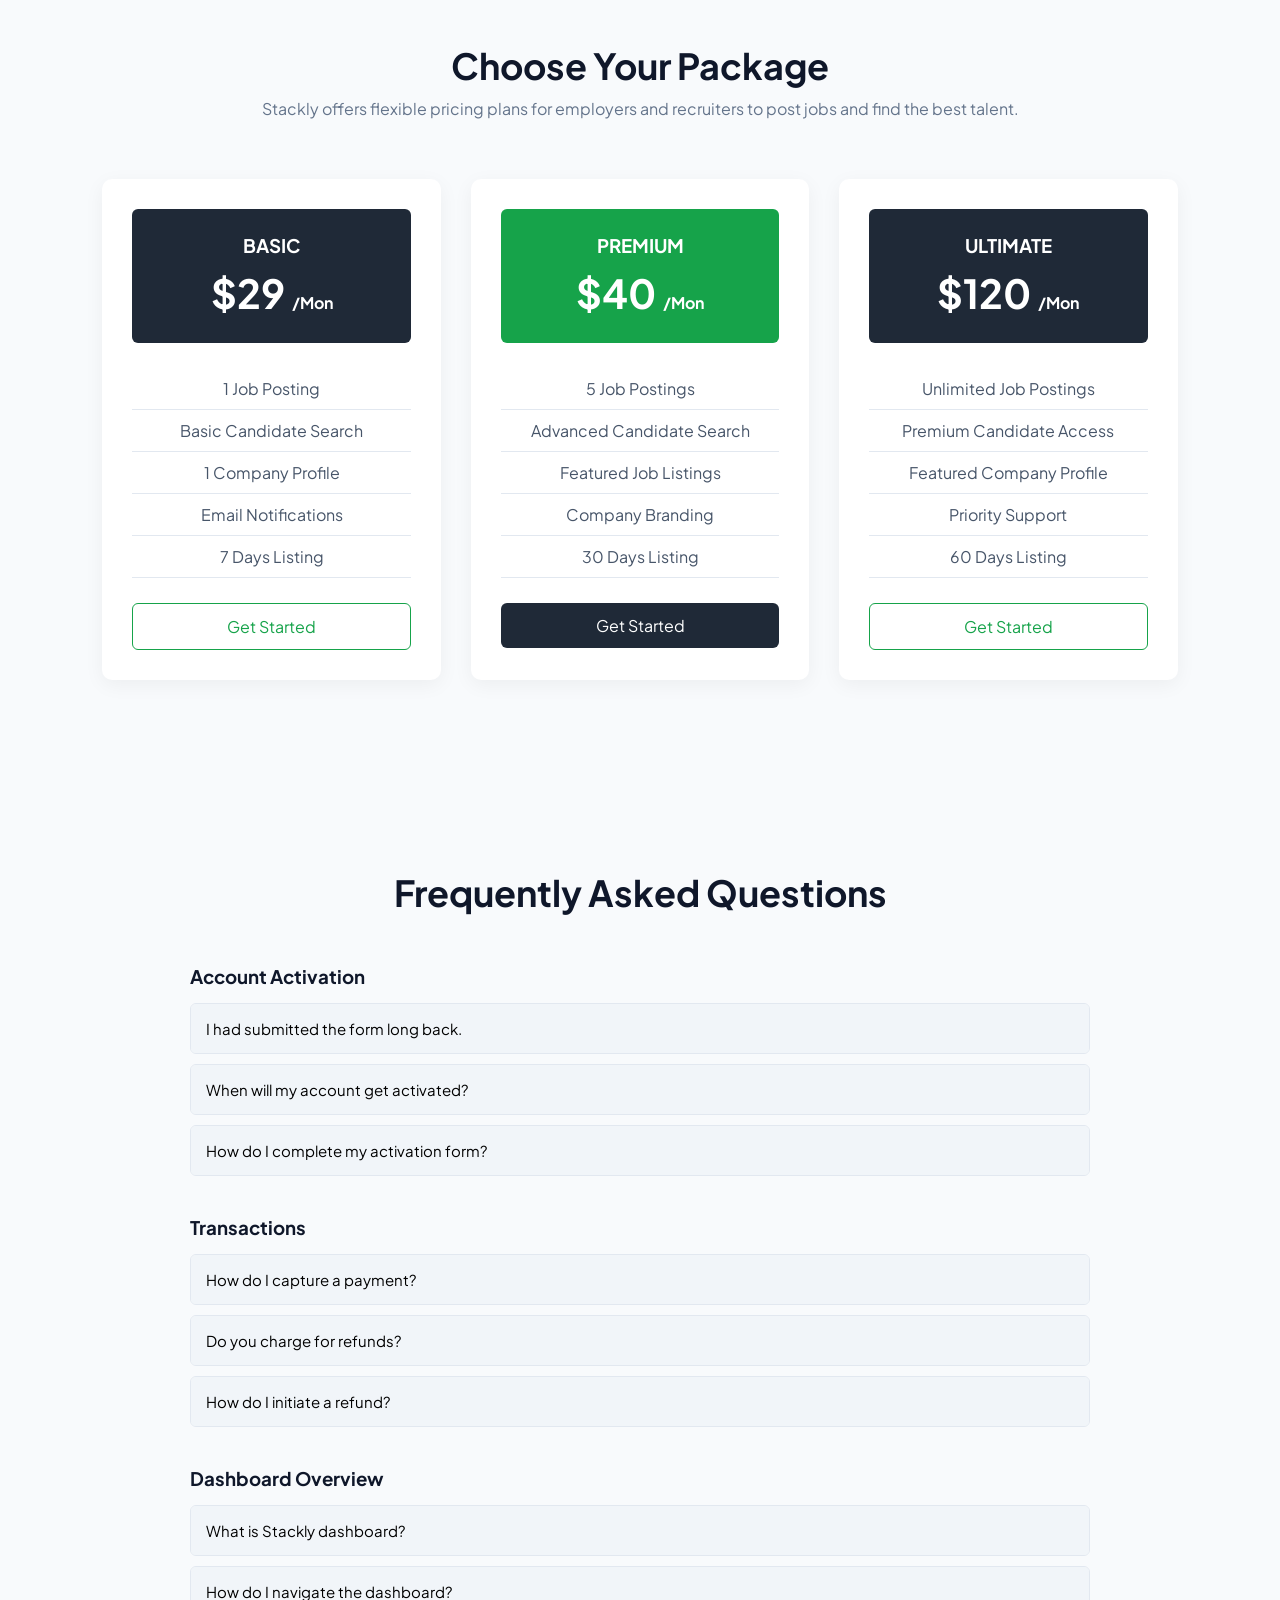
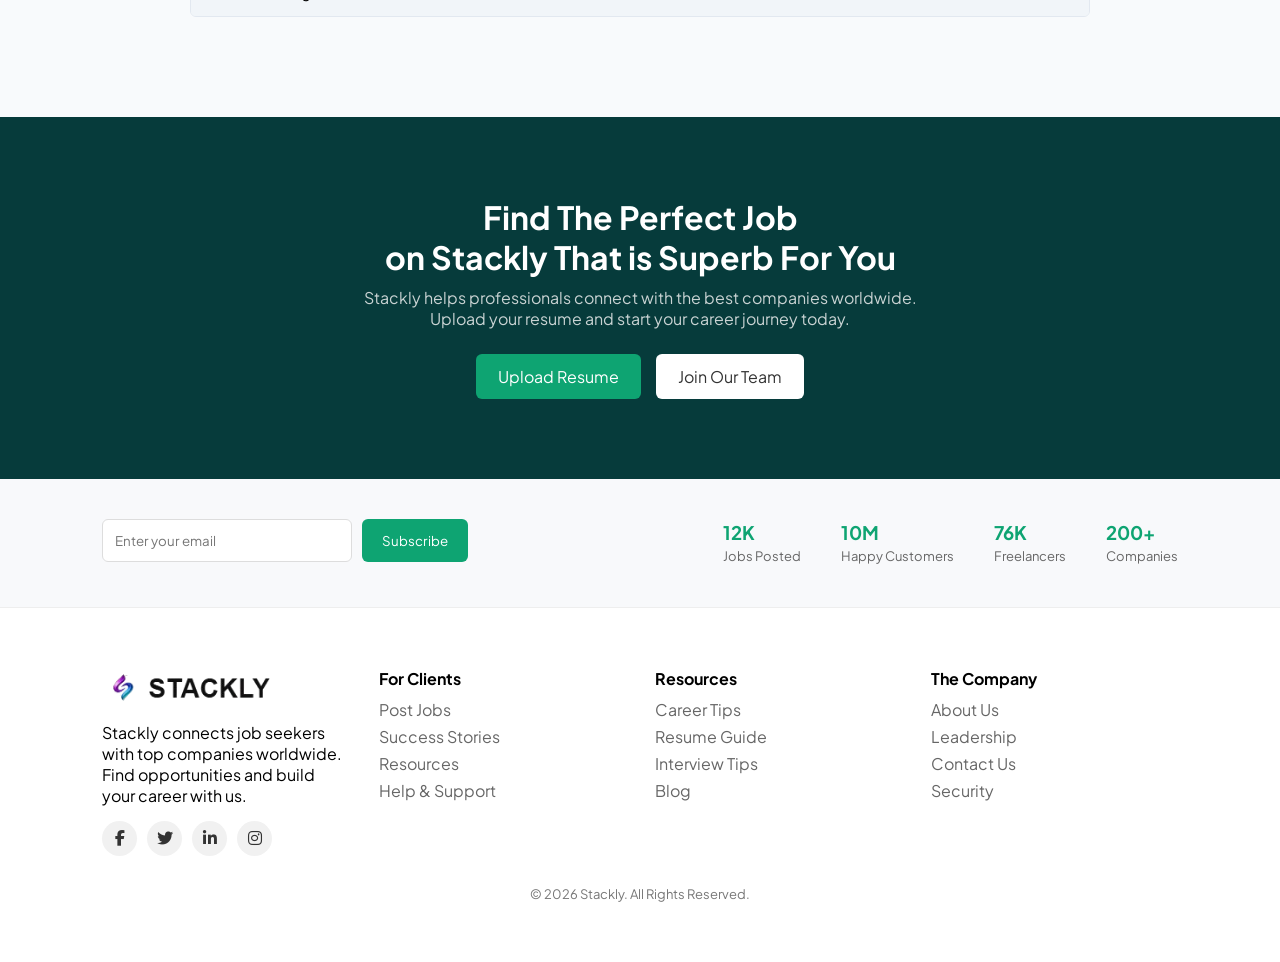
<file: blogs2.html>
<!DOCTYPE html>
<html lang="en">
<head>

<meta charset="UTF-8">
<meta name="viewport" content="width=device-width, initial-scale=1.0">

<title>Stackly</title>

<link rel="stylesheet" href="app.css">

<link href="https://fonts.googleapis.com/css2?family=Plus+Jakarta+Sans:wght@400;500;600;700&display=swap" rel="stylesheet">

<link rel="stylesheet"
href="https://cdnjs.cloudflare.com/ajax/libs/font-awesome/6.5.0/css/all.min.css">

<link href="https://unpkg.com/aos@2.3.4/dist/aos.css" rel="stylesheet">

</head>

<body>


<!-- HEADER -->

<header class="header">

<div class="container">

<div class="logo">
<a href="home2.html">
<img src="images/logo2.webp" alt="Stackly Logo">
</a>
</div>

<nav class="nav">

<ul>

<li class="dropdown">
<a href="home2.html">Home <i class="fa fa-angle-down"></i></a>

<ul class="dropdown-menu">
<li><a href="index.html">Home 1</a></li>
</ul>

</li>

<li><a href="about2.html">About Us</a></li>
<li><a href="services2.html">Services</a></li>
<li><a href="blogs2.html">Blogs</a></li>
<li><a href="contact2.html">Contact</a></li>


</a></li>

</ul>

</nav>


<div class="login-btn">
<a href="">Login</a>
</div>


<div class="hamburger">
<i class="fa fa-bars"></i>
</div>

</div>

</header>



<div class="mobile-menu">

<div class="mobile-header">

<div class="close-menu">
<i class="fa fa-times"></i>
</div>

</div>

<ul>

<li class="mobile-dropdown">

<div class="mobile-link">
Home <i class="fa fa-angle-down"></i>
</div>

<ul class="mobile-submenu">
<li><a href="index.html">Home 1</a></li>
</ul>

</li>

<li><a href="about2.html">About Us</a></li>
<li><a href="services2.html">Services</a></li>
<li><a href="blogs2.html">Blogs</a></li>
<li><a href="contact2.html">Contact</a></li>

</ul>

<div class="mobile-login">
<a href="404page.html">Login</a>
</div>

</div>



<section class="stackly-about-hero">

<h1>BLOGS</h1>
<p>Connecting Talent with Opportunity</p>

</section>










<!-- STACKLY BLOG SECTION -->

<section class="stackly-blog-page">

<div class="stackly-blog-container">

<h2 class="stackly-blog-heading">Latest Blogs</h2>

<div class="stackly-blog-grid">

<!-- BLOG 1 -->
<div class="stackly-blog-card">

<img src="images/mo (4).webp" class="stackly-blog-img">

<h3>How To Work With Stackly Agency</h3>

<p>
Stackly helps job seekers connect with top companies and discover
new career opportunities in different industries.
</p>

<a href="404page.html" class="stackly-blog-btn">Continue Reading</a>

</div>

<!-- BLOG 2 -->
<div class="stackly-blog-card">

<img src="images/mo (5).webp" class="stackly-blog-img">

<h3>Want To Earn Money With Stackly?</h3>

<p>
Find freelance, remote and full-time job opportunities through
Stackly's smart job matching platform.
</p>

<a href="404page.html" class="stackly-blog-btn">Continue Reading</a>

</div>

<!-- BLOG 3 -->
<div class="stackly-blog-card">

<img src="images/mo (6).webp" class="stackly-blog-img">

<h3>Get Career Advice From Experts</h3>

<p>

Stackly provides tools and guidance to help job seekers
reach their professional goals faster.stackly provides seamless functions.
</p>

<a href="404page.html" class="stackly-blog-btn">Continue Reading</a>

</div>

<!-- BLOG 4 -->
<div class="stackly-blog-card">

<img src="images/mo (7).webp" class="stackly-blog-img">

<h3>Build Your Professional Resume</h3>

<p>
Create a professional resume and increase your chances of getting noticed by leading companies. Highlight your skills, experience, and achievements to stand out and secure.
</p>

<a href="404page.html" class="stackly-blog-btn">Continue Reading</a>

</div>

<!-- BLOG 5 -->
<div class="stackly-blog-card">

<img src="images/mo (8).webp" class="stackly-blog-img">

<h3>How To Find Remote Jobs</h3>

<p>
Build an impressive resume that showcases your strengths and talents. Present your qualifications clearly and attract recruiters from top organizations.
</p>

<a href="404page.html" class="stackly-blog-btn">Continue Reading</a>

</div>

<!-- BLOG 6 -->
<div class="stackly-blog-card">

<img src="images/mo (10).webp" class="stackly-blog-img">

<h3>Top Skills Companies Need</h3>

<p>
Design a powerful resume that reflects your abilities and career goals. A well-structured resume helps you grab the attention of hiring managers and land interviews faster.
</p>

<a href="404page.html" class="stackly-blog-btn">Continue Reading</a>

</div>

</div>

<!-- PAGINATION -->


</div>

</section>



<!-- STACKLY PRICING SECTION -->

<section class="stackly-pricing-section">

<div class="stackly-pricing-container">

<h2 class="stackly-pricing-title">Choose Your Package</h2>

<p class="stackly-pricing-subtitle">
Stackly offers flexible pricing plans for employers and recruiters
to post jobs and find the best talent.
</p>

<div class="stackly-pricing-grid">

<!-- BASIC -->

<div class="stackly-pricing-card">

<div class="stackly-pricing-header">
<h3>BASIC</h3>
<h1>$29 <span>/Mon</span></h1>
</div>

<ul class="stackly-pricing-features">
<li>1 Job Posting</li>
<li>Basic Candidate Search</li>
<li>1 Company Profile</li>
<li>Email Notifications</li>
<li>7 Days Listing</li>
</ul>

<a href="404page.html" class="stackly-pricing-btn">Get Started</a>

</div>

<!-- PREMIUM -->

<div class="stackly-pricing-card stackly-pricing-highlight">

<div class="stackly-pricing-header">
<h3>PREMIUM</h3>
<h1>$40 <span>/Mon</span></h1>
</div>

<ul class="stackly-pricing-features">
<li>5 Job Postings</li>
<li>Advanced Candidate Search</li>
<li>Featured Job Listings</li>
<li>Company Branding</li>
<li>30 Days Listing</li>
</ul>

<a href="404page.html" class="stackly-pricing-btn highlight-btn">Get Started</a>

</div>

<!-- ULTIMATE -->

<div class="stackly-pricing-card">

<div class="stackly-pricing-header">
<h3>ULTIMATE</h3>
<h1>$120 <span>/Mon</span></h1>
</div>

<ul class="stackly-pricing-features">
<li>Unlimited Job Postings</li>
<li>Premium Candidate Access</li>
<li>Featured Company Profile</li>
<li>Priority Support</li>
<li>60 Days Listing</li>
</ul>

<a href="404page.html" class="stackly-pricing-btn">Get Started</a>

</div>

</div>

</div>

</section>











<!-- STACKLY FAQ SECTION -->

<section class="stackly-faq-section">

<div class="stackly-faq-container">

<h2 class="stackly-faq-title">Frequently Asked Questions</h2>

<!-- ACCOUNT ACTIVATION -->

<h3 class="stackly-faq-category">Account Activation</h3>

<div class="stackly-faq-item">

<button class="stackly-faq-question">
I had submitted the form long back.
</button>

<div class="stackly-faq-answer">
<p>
Once your registration form is submitted, our system verifies
your account details and activates your profile within a short
period of time.
</p>
</div>

</div>


<div class="stackly-faq-item">

<button class="stackly-faq-question">
When will my account get activated?
</button>

<div class="stackly-faq-answer">
<p>
Account activation usually takes a few minutes after email
verification is completed.
</p>
</div>

</div>


<div class="stackly-faq-item">

<button class="stackly-faq-question">
How do I complete my activation form?
</button>

<div class="stackly-faq-answer">
<p>
Simply login to Stackly and fill out your profile details
including resume, experience, and skills.
</p>
</div>

</div>

<!-- TRANSACTIONS -->

<h3 class="stackly-faq-category">Transactions</h3>

<div class="stackly-faq-item">

<button class="stackly-faq-question">
How do I capture a payment?
</button>

<div class="stackly-faq-answer">
<p>
Employers can securely pay for premium job postings
through Stackly’s integrated payment system.
</p>
</div>

</div>


<div class="stackly-faq-item">

<button class="stackly-faq-question">
Do you charge for refunds?
</button>

<div class="stackly-faq-answer">
<p>
Refund policies depend on the selected subscription plan
and payment method.
</p>
</div>

</div>


<div class="stackly-faq-item">

<button class="stackly-faq-question">
How do I initiate a refund?
</button>

<div class="stackly-faq-answer">
<p>
You can request a refund through your employer dashboard
under the billing section.
</p>
</div>

</div>

<!-- DASHBOARD -->

<h3 class="stackly-faq-category">Dashboard Overview</h3>

<div class="stackly-faq-item">

<button class="stackly-faq-question">
What is Stackly dashboard?
</button>

<div class="stackly-faq-answer">
<p>
The Stackly dashboard allows employers to post jobs,
manage applications, and track candidate activity.
</p>
</div>

</div>


<div class="stackly-faq-item">

<button class="stackly-faq-question">
How do I navigate the dashboard?
</button>

<div class="stackly-faq-answer">
<p>
Use the dashboard menu to manage job postings,
candidate applications, and account settings.
</p>
</div>

</div>

</div>

</section>





<!-- CTA SECTION -->

<section class="cta">

<h2>Find The Perfect Job <br> on Stackly That is Superb For You</h2>

<p>
Stackly helps professionals connect with the best companies worldwide.
Upload your resume and start your career journey today.
</p>

<div class="cta-buttons">

<a href="404page.html" class="btn-green">Upload Resume</a>
<a href="404page.html" class="btn-light">Join Our Team</a>

</div>

</section>


<!-- NEWSLETTER -->

<section class="newsletter">

<form id="subscribeForm">

<div class="subscribe-box">

<input type="text" id="email" placeholder="Enter your email">

<button type="submit">Subscribe</button>

</div>

<p id="emailError"></p>

</form>


<div class="stats">

<div>
<h3>12K</h3>
<span>Jobs Posted</span>
</div>

<div>
<h3>10M</h3>
<span>Happy Customers</span>
</div>

<div>
<h3>76K</h3>
<span>Freelancers</span>
</div>

<div>
<h3>200+</h3>
<span>Companies</span>
</div>

</div>

</section>




<!-- FOOTER -->

<footer class="footer">

<div class="footer-container">


<!-- LOGO SECTION -->

<div class="footer-col">
<div class="footer-logo">
  <a href="home2.html">
    <img src="images/logo2.webp" alt="Stackly Logo">
  </a>
</div>
<p>
Stackly connects job seekers with top companies worldwide.
Find opportunities and build your career with us.
</p>


<div class="social-icons">

<a href="404page.html"><i class="fa-brands fa-facebook-f"></i></a>
<a href="404page.html"><i class="fa-brands fa-twitter"></i></a>
<a href="404page.html"><i class="fa-brands fa-linkedin-in"></i></a>
<a href="404page.html"><i class="fa-brands fa-instagram"></i></a>

</div>

</div>



<!-- LINKS -->

<div class="footer-col">

<h4>For Clients</h4>

<ul>
<li><a href="404page.html">Post Jobs</a></li>
<li><a href="404page.html">Success Stories</a></li>
<li><a href="404page.html">Resources</a></li>
<li><a href="404page.html">Help & Support</a></li>
</ul>

</div>



<div class="footer-col">

<h4>Resources</h4>

<ul>
<li><a href="404page.html">Career Tips</a></li>
<li><a href="404page.html">Resume Guide</a></li>
<li><a href="404page.html">Interview Tips</a></li>
<li><a href="404page.html">Blog</a></li>
</ul>

</div>



<div class="footer-col">

<h4>The Company</h4>

<ul>
<li><a href="404page.html">About Us</a></li>
<li><a href="404page.html">Leadership</a></li>
<li><a href="404page.html">Contact Us</a></li>
<li><a href="404page.html">Security</a></li>
</ul>

</div>

</div>



<div class="copyright">

<p>© 2026 Stackly. All Rights Reserved.</p>

</div>

</footer>


<!-- SCROLL TO TOP BUTTON -->

<button id="scrollTopBtn">
<i class="fa fa-arrow-up"></i>
</button>


<script src="https://unpkg.com/aos@2.3.4/dist/aos.js"></script>
<script src="script.js"></script>

</body>
</html>
</file>
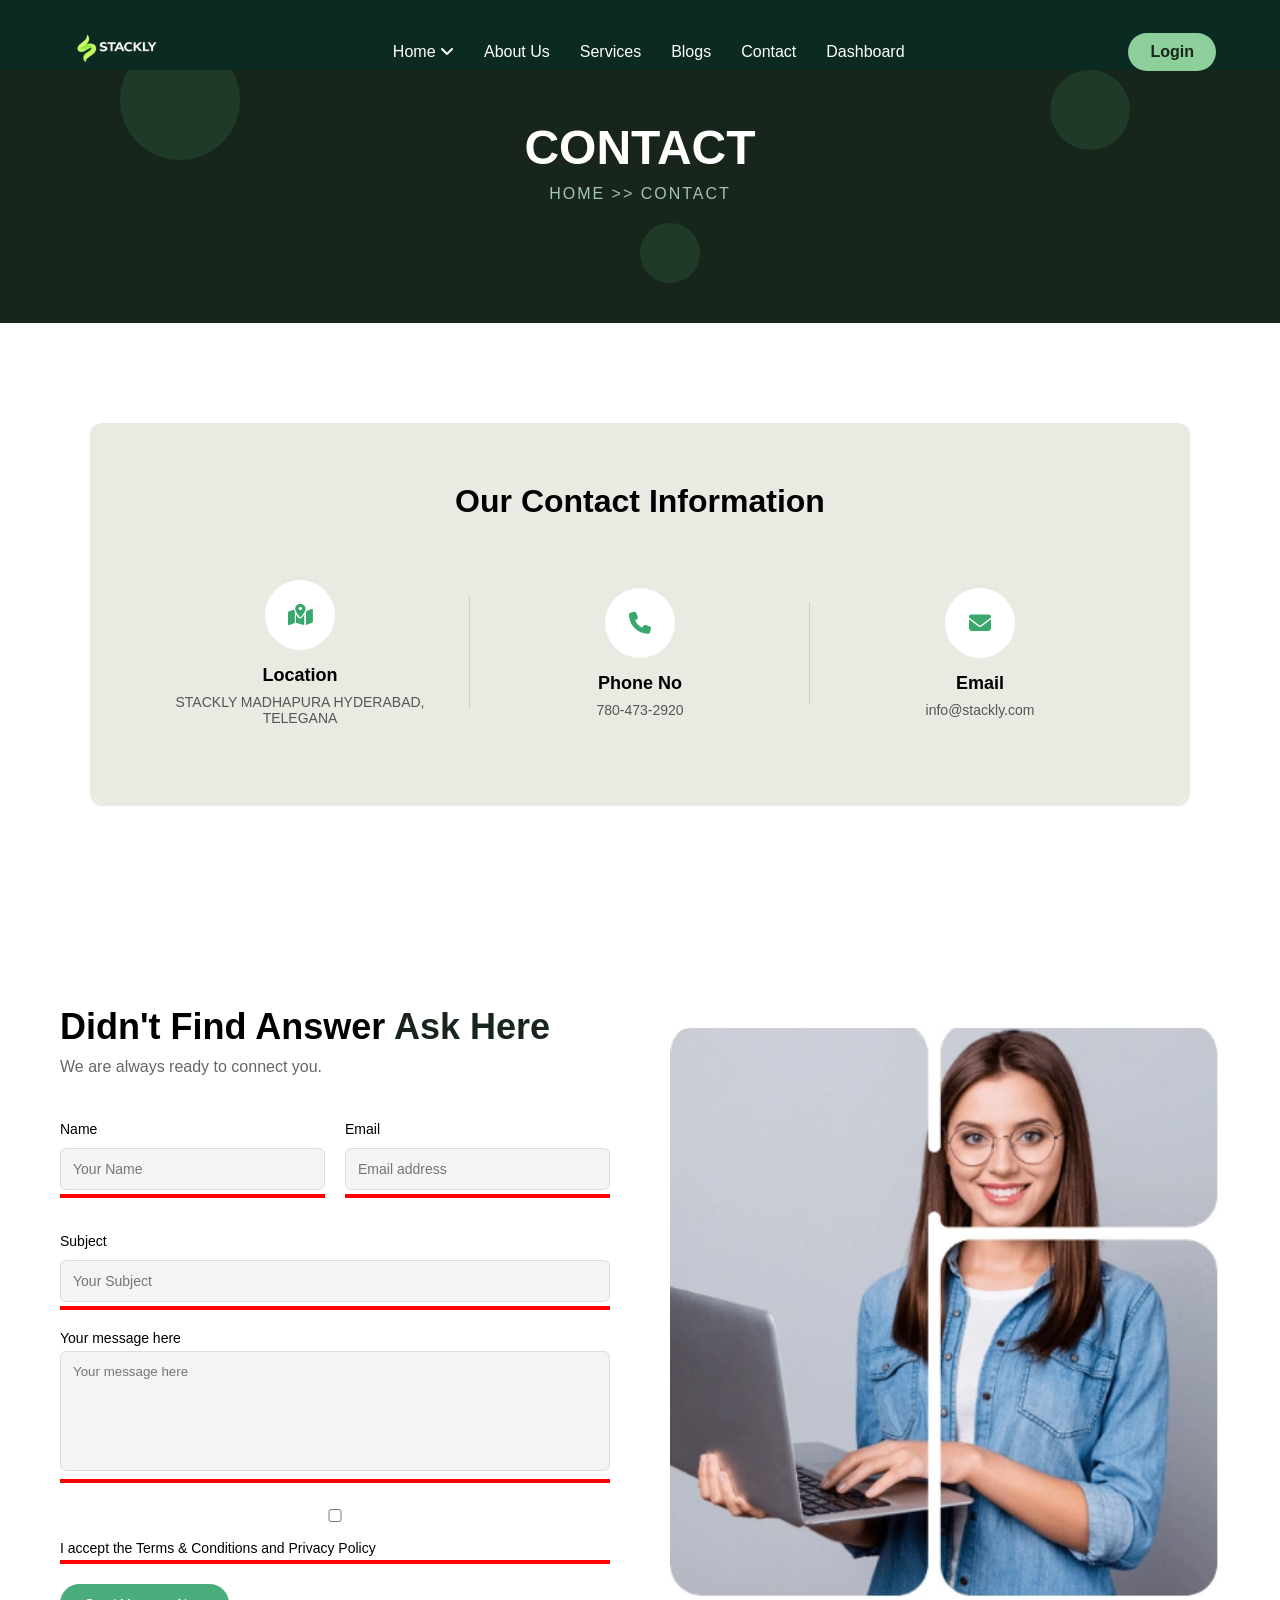
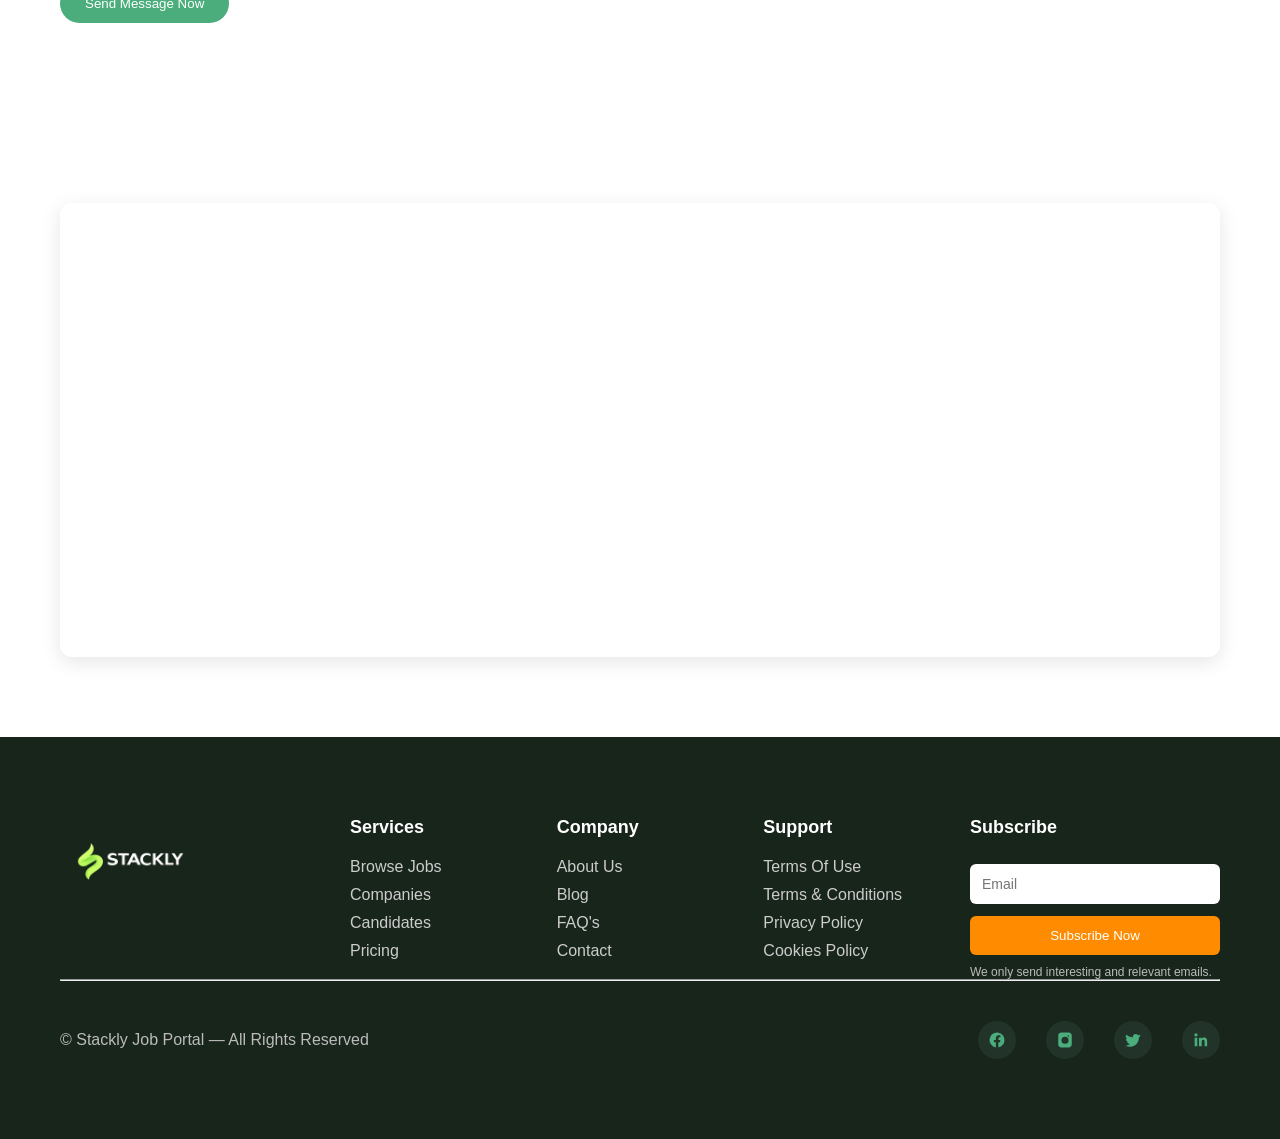
<file: contact.html>
<!DOCTYPE html>

<html lang="en">

<head>

<meta charset="UTF-8">
<meta name="viewport" content="width=device-width, initial-scale=1.0">

<title>Stackly Job Portal</title>

<link rel="stylesheet" href="style.css">

<link rel="stylesheet" href="https://cdnjs.cloudflare.com/ajax/libs/font-awesome/6.5.0/css/all.min.css">
<link href="https://cdnjs.cloudflare.com/ajax/libs/font-awesome/6.5.0/css/all.min.css" rel="stylesheet">
<link href="https://cdnjs.cloudflare.com/ajax/libs/font-awesome/6.5.0/css/all.min.css" rel="stylesheet">

</head>

<body>

<!-- ================= NAVBAR ================= -->



<header class="navbar">

<div class="nav-container">
<div class="logo">
  <a href="index.html">
    <img src="images/loo.webp" alt="Stackly Logo">
  </a>
</div>

<nav class="nav-menu" id="navMenu">

<div class="close-menu" id="closeMenu">
<i class="fa-solid fa-xmark"></i>
</div>

<ul>

<li class="dropdown">
<a href="index.html">Home <i class="fa fa-angle-down"></i></a>

<ul class="dropdown-menu">
<li><a href="home2.html">Home 2</a></li>
</ul>
</li>

<li><a href="about.html">About Us</a></li>
<li><a href="services.html">Services</a></li>
<li><a href="blogs.html">Blogs</a></li>
<li><a href="contact.html">Contact</a></li>
<li><a href="dashboard.html">Dashboard</a></li>

</ul>

</nav>

<div class="nav-right">

<a href="login.html" class="login-btn">Login</a>

<div class="hamburger" id="hamburger">
<i class="fa fa-bars"></i>
</div>

</div>

</div>

</header>








<section class="stackly-about-hero">

<div class="about-container">

<h1 class="about-title reveal">
CONTACT
</h1>

<p class="about-breadcrumb reveal">
HOME  >>  CONTACT
</p>

</div>

<!-- Decorative Shapes -->

<div class="shape shape1"></div>
<div class="shape shape2"></div>
<div class="shape shape3"></div>

</section>


<section class="contact-info-section">

<div class="contact-box">

<h2>Our Contact Information</h2>

<div class="contact-grid">

<!-- LOCATION -->

<div class="contact-item">

<div class="contact-icon">

<i class="fa-solid fa-map-location-dot"></i>

</div>

<h4>Location</h4>

<p>STACKLY MADHAPURA HYDERABAD, TELEGANA</p>

</div>

<!-- PHONE -->

<div class="contact-item">

<div class="contact-icon">

<i class="fa-solid fa-phone"></i>

</div>

<h4>Phone No</h4>

<p>780-473-2920</p>

</div>

<!-- EMAIL -->

<div class="contact-item">

<div class="contact-icon">

<i class="fa-solid fa-envelope"></i>

</div>

<h4>Email</h4>

<p>info@stackly.com</p>

</div>

</div>

</div>

</section>












<section class="ask-section">

<div class="ask-container">

<!-- LEFT FORM -->

<div class="ask-form reveal">

<h2>Didn't Find Answer <span>Ask Here</span></h2>

<p>We are always ready to connect you.</p>

<form id="contactForm">

<div class="form-row">

<div class="input-group">
<label>Name</label>
<input type="text" id="name" placeholder="Your Name">
<small class="error"></small>
</div>

<div class="input-group">
<label>Email</label>
<input type="email" id="email" placeholder="Email address">
<small class="error"></small>
</div>

</div>

<div class="input-group">
<label>Subject</label>
<input type="text" id="subject" placeholder="Your Subject">
<small class="error"></small>
</div>

<div class="input-group">
<label>Your message here</label>
<textarea id="message" placeholder="Your message here"></textarea>
<small class="error"></small>
</div>

<div class="checkbox">

<input type="checkbox" id="terms">

<label>
I accept the Terms & Conditions and Privacy Policy
</label>

<small class="error" id="termsError"></small>

</div>

<button type="submit">Send Message Now</button>

</form>

</div>

<!-- RIGHT IMAGE -->

<div class="ask-image reveal">

<img src="images/GIRLS.webp">

</div>

</div>

</section>



<section class="map-section">

<div class="map-container">

<iframe 
src="https://www.google.com/maps?q=Madhapur%20Hyderabad&output=embed"
width="100%" 
height="450" 
style="border:0;" 
allowfullscreen="" 
loading="lazy">
</iframe>

</div>

</section>






<footer class="stackly-footer">

<div class="footer-container">

<!-- LOGO -->
<div class="footer-logo">
  <a href="index.html">
    <img src="images/loo.webp" alt="logo">
  </a>
</div>

<!-- SERVICES -->

<div class="footer-col">

<h3>Services</h3>

<a href="404.html">Browse Jobs</a> <a href="404.html">Companies</a> <a href="404.html">Candidates</a> <a href="404.html">Pricing</a>

</div>

<!-- COMPANY -->

<div class="footer-col">

<h3>Company</h3>

<a href="404.html">About Us</a> <a href="blogs.html">Blog</a> <a href="404.html">FAQ's</a> <a href="contact.html">Contact</a>

</div>

<!-- SUPPORT -->

<div class="footer-col">

<h3>Support</h3>

<a href="404.html">Terms Of Use</a> <a href="#">Terms & Conditions</a> <a href="404.html">Privacy Policy</a> <a href="404.html">Cookies Policy</a>

</div>

<!-- SUBSCRIBE -->

<div class="footer-col subscribe">

<h3>Subscribe</h3>

<input type="email" id="emailInput" placeholder="Email">

<button onclick="validateEmail()">
Subscribe Now
</button>

<p class="note">
We only send interesting and relevant emails.
</p>

</div>

</div>

<hr>

<div class="footer-bottom">

<p>© Stackly Job Portal — All Rights Reserved</p>

<div class="social">

<a href="404.html" class="social-icon">

<svg viewBox="0 0 24 24">
<path d="M22 12a10 10 0 10-11.5 9.9v-7h-2.6V12h2.6V9.7c0-2.6 1.6-4 3.9-4 1.1 0 2.2.2 2.2.2v2.4h-1.2c-1.2 0-1.6.8-1.6 1.6V12h2.7l-.4 2.9h-2.3v7A10 10 0 0022 12z"/>
</svg>

</a>

<a href="404.html" class="social-icon">

<svg viewBox="0 0 24 24">
<path d="M7 2C4.8 2 3 3.8 3 6v12c0 2.2 1.8 4 4 4h10c2.2 0 4-1.8 4-4V6c0-2.2-1.8-4-4-4H7zm5 5.5A4.5 4.5 0 1112 17a4.5 4.5 0 010-9.5zm5.3-.9a1 1 0 11-2 0 1 1 0 012 0z"/>
</svg>

</a>

<a href="404.html" class="social-icon">

<svg viewBox="0 0 24 24">
<path d="M22 5.9c-.8.4-1.6.6-2.4.8.9-.5 1.5-1.3 1.8-2.2-.8.5-1.8.9-2.7 1.1A4.2 4.2 0 0015.5 4c-2.3 0-4.1 2-3.6 4.3A11.9 11.9 0 013 5.1a4.2 4.2 0 001.3 5.6c-.7 0-1.3-.2-1.9-.5 0 2 1.4 3.7 3.4 4.1-.6.2-1.3.2-1.9.1.5 1.6 2.1 2.8 4 2.8A8.5 8.5 0 012 19.5 12 12 0 008.3 21c7.6 0 11.8-6.4 11.5-12.2.8-.6 1.5-1.3 2.1-2.1z"/>
</svg>

</a>

<a href="404.html" class="social-icon">

<svg viewBox="0 0 24 24">
<path d="M20.4 20.4h-3.6v-5.6c0-1.3 0-3-1.8-3s-2.1 1.4-2.1 2.9v5.7H9.3V9h3.4v1.6h.1c.5-.9 1.6-1.8 3.3-1.8 3.5 0 4.1 2.3 4.1 5.3v6.3zM5.3 7.4A2.1 2.1 0 115.3 3a2.1 2.1 0 010 4.4zM7.1 20.4H3.5V9h3.6v11.4z"/>
</svg>

</a>

</div>


</div>

</footer>

<button id="scrollTopBtn">

<svg viewBox="0 0 24 24">
<path d="M12 5l-7 7h4v7h6v-7h4z"/>
</svg>

</button>



<script src="main.js"></script>

</body>
</html>
</file>
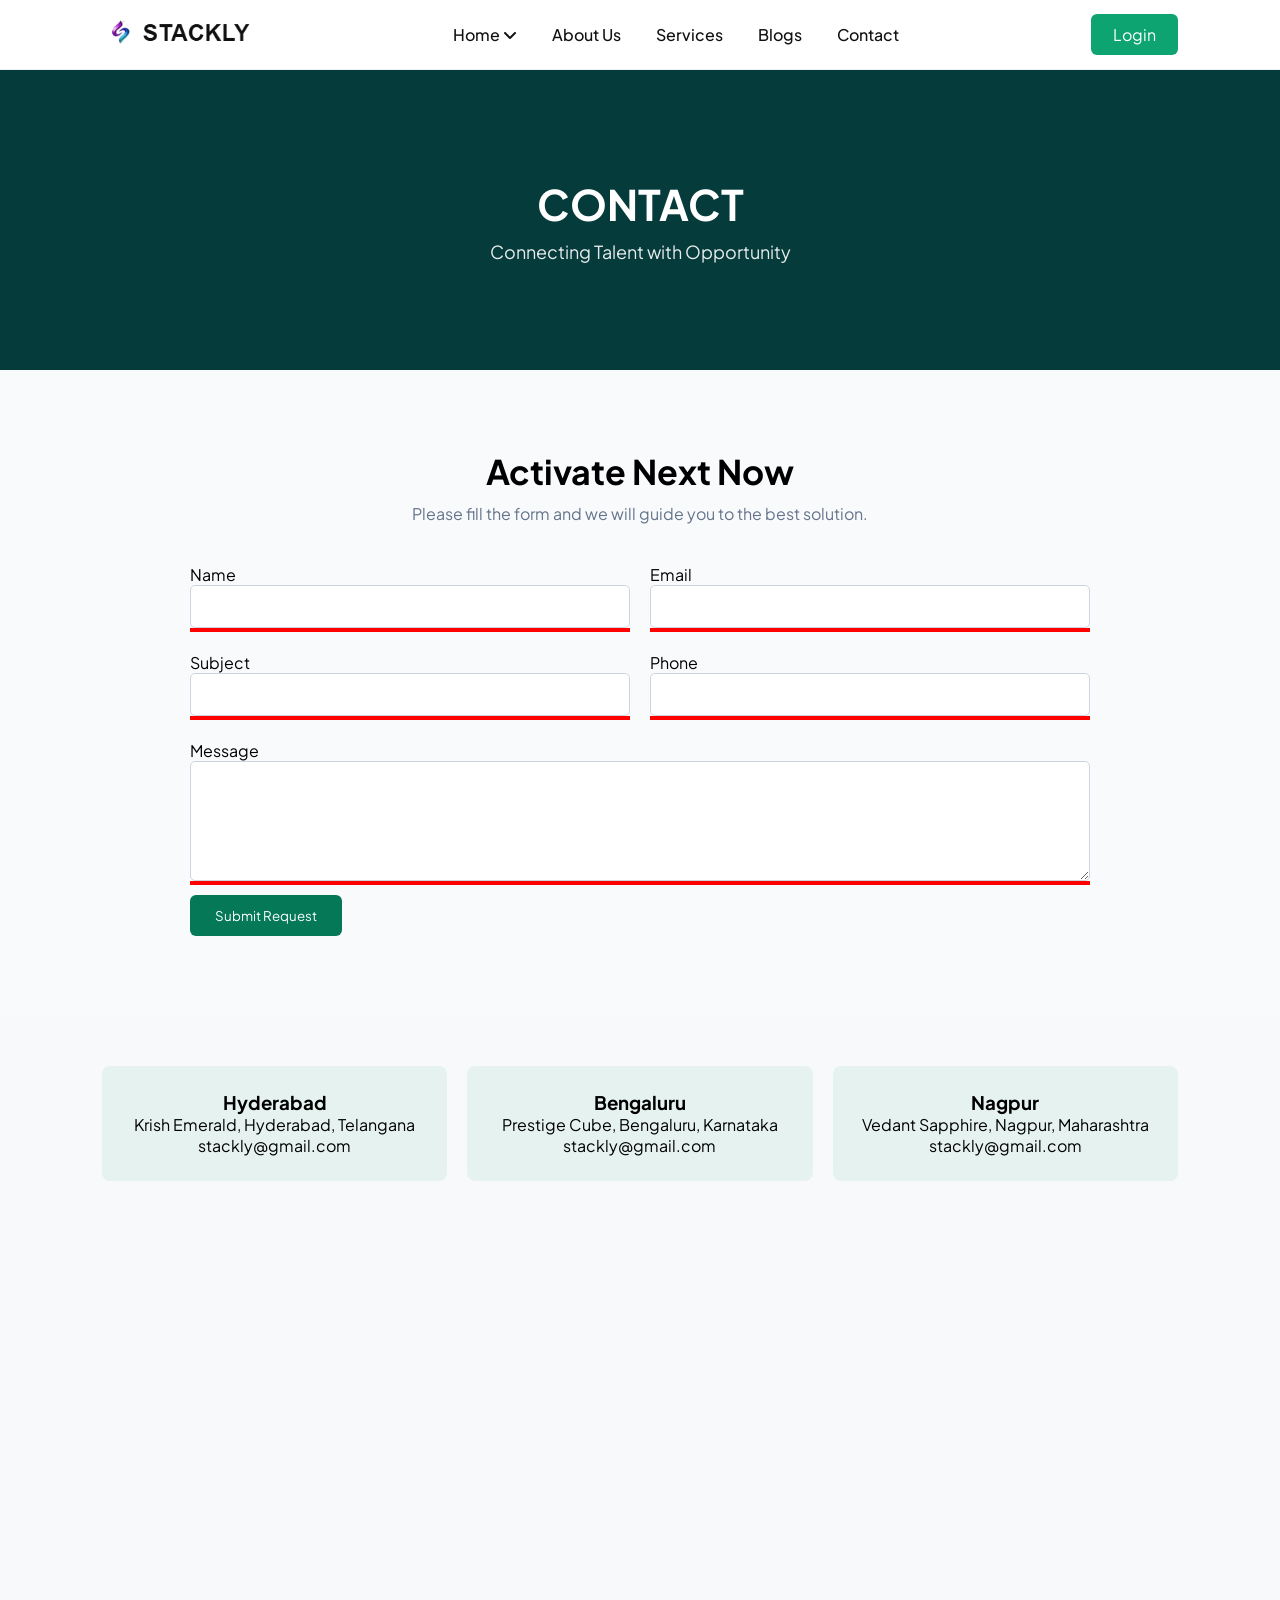
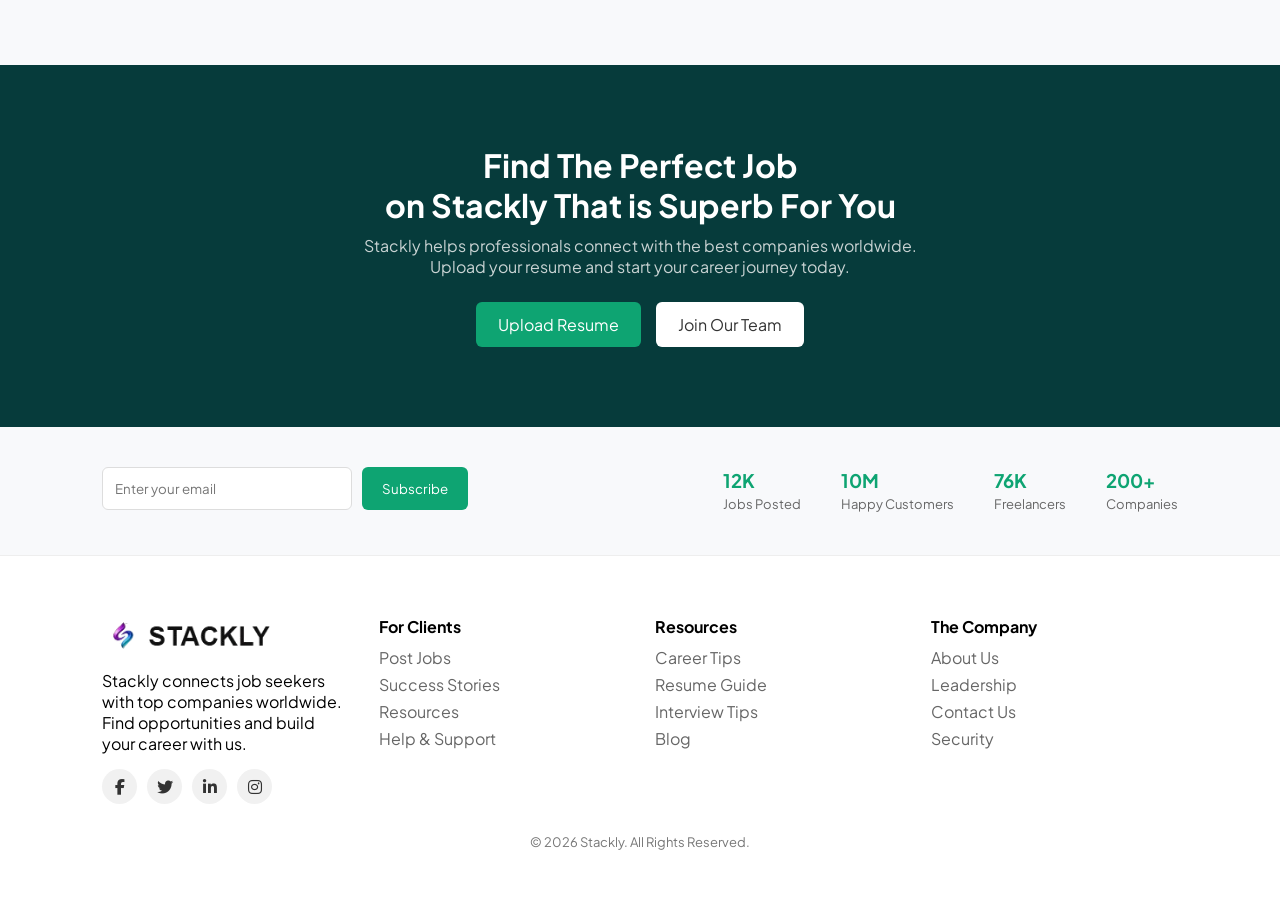
<file: contact2.html>
<!DOCTYPE html>
<html lang="en">
<head>

<meta charset="UTF-8">
<meta name="viewport" content="width=device-width, initial-scale=1.0">

<title>Stackly</title>

<link rel="stylesheet" href="app.css">

<link href="https://fonts.googleapis.com/css2?family=Plus+Jakarta+Sans:wght@400;500;600;700&display=swap" rel="stylesheet">

<link rel="stylesheet"
href="https://cdnjs.cloudflare.com/ajax/libs/font-awesome/6.5.0/css/all.min.css">

<link href="https://unpkg.com/aos@2.3.4/dist/aos.css" rel="stylesheet">

</head>

<body>


<!-- HEADER -->

<header class="header">

<div class="container">

<div class="logo">
<a href="home2.html">
<img src="images/logo2.webp" alt="Stackly Logo">
</a>
</div>

<nav class="nav">

<ul>

<li class="dropdown">
<a href="home2.html">Home <i class="fa fa-angle-down"></i></a>

<ul class="dropdown-menu">
<li><a href="index.html">Home 1</a></li>
</ul>

</li>

<li><a href="about2.html">About Us</a></li>
<li><a href="services2.html">Services</a></li>
<li><a href="blogs2.html">Blogs</a></li>
<li><a href="contact2.html">Contact</a></li>


</a></li>

</ul>

</nav>


<div class="login-btn">
<a href="">Login</a>
</div>


<div class="hamburger">
<i class="fa fa-bars"></i>
</div>

</div>

</header>



<div class="mobile-menu">

<div class="mobile-header">

<div class="close-menu">
<i class="fa fa-times"></i>
</div>

</div>

<ul>

<li class="mobile-dropdown">

<div class="mobile-link">
Home <i class="fa fa-angle-down"></i>
</div>

<ul class="mobile-submenu">
<li><a href="index.html">Home 1</a></li>
</ul>

</li>

<li><a href="about2.html">About Us</a></li>
<li><a href="services2.html">Services</a></li>
<li><a href="blogs2.html">Blogs</a></li>
<li><a href="contact2.html">Contact</a></li>

</ul>

<div class="mobile-login">
<a href="404page.html">Login</a>
</div>

</div>




<section class="stackly-about-hero">

<h1>CONTACT</h1>
<p>Connecting Talent with Opportunity</p>

</section>










<section class="stackly-contact-section">

<div class="stackly-contact-container">

<h2 class="stackly-contact-title">Activate Next Now</h2>

<p class="stackly-contact-subtitle">
Please fill the form and we will guide you to the best solution.
</p>

<form id="stacklyContactForm" class="stackly-contact-form">

<div class="stackly-form-row">

<div class="stackly-form-group">
<label>Name</label>
<input type="text" id="name">
<small class="error"></small>
</div>

<div class="stackly-form-group">
<label>Email</label>
<input type="email" id="email">
<small class="error"></small>
</div>

</div>

<div class="stackly-form-row">

<div class="stackly-form-group">
<label>Subject</label>
<input type="text" id="subject">
<small class="error"></small>
</div>

<div class="stackly-form-group">
<label>Phone</label>
<input type="text" id="phone">
<small class="error"></small>
</div>

</div>

<div class="stackly-form-group">
<label>Message</label>
<textarea id="message"></textarea>
<small class="error"></small>
</div>

<button type="submit" class="stackly-contact-btn">
Submit Request
</button>

</form>

</div>

</section>


<!-- LOCATION CARDS -->

<section class="stackly-contact-locations">

<div class="stackly-location-card">
<h3>Hyderabad</h3>
<p>Krish Emerald, Hyderabad, Telangana</p>
<p>stackly@gmail.com</p>
</div>

<div class="stackly-location-card">
<h3>Bengaluru</h3>
<p>Prestige Cube, Bengaluru, Karnataka</p>
<p>stackly@gmail.com</p>
</div>

<div class="stackly-location-card">
<h3>Nagpur</h3>
<p>Vedant Sapphire, Nagpur, Maharashtra</p>
<p>stackly@gmail.com</p>
</div>

</section>


<!-- GOOGLE MAP -->

<section class="stackly-map">

<iframe 
src="https://www.google.com/maps?q=Hyderabad&output=embed"
width="100%" 
height="350" 
style="border:0;" 
loading="lazy">
</iframe>

</section>








<!-- CTA SECTION -->

<section class="cta">

<h2>Find The Perfect Job <br> on Stackly That is Superb For You</h2>

<p>
Stackly helps professionals connect with the best companies worldwide.
Upload your resume and start your career journey today.
</p>

<div class="cta-buttons">

<a href="404page.html" class="btn-green">Upload Resume</a>
<a href="404page.html" class="btn-light">Join Our Team</a>

</div>

</section>


<!-- NEWSLETTER -->

<section class="newsletter">

<form id="subscribeForm">

<div class="subscribe-box">

<input type="text" id="email" placeholder="Enter your email">

<button type="submit">Subscribe</button>

</div>

<p id="emailError"></p>

</form>


<div class="stats">

<div>
<h3>12K</h3>
<span>Jobs Posted</span>
</div>

<div>
<h3>10M</h3>
<span>Happy Customers</span>
</div>

<div>
<h3>76K</h3>
<span>Freelancers</span>
</div>

<div>
<h3>200+</h3>
<span>Companies</span>
</div>

</div>

</section>





<!-- FOOTER -->

<footer class="footer">

<div class="footer-container">


<!-- LOGO SECTION -->

<div class="footer-col">

<div class="footer-logo">
  <a href="home2.html">
    <img src="images/logo2.webp" alt="Stackly Logo">
  </a>
</div>

<p>
Stackly connects job seekers with top companies worldwide.
Find opportunities and build your career with us.
</p>


<div class="social-icons">

<a href="404page.html"><i class="fa-brands fa-facebook-f"></i></a>
<a href="404page.html"><i class="fa-brands fa-twitter"></i></a>
<a href="404page.html"><i class="fa-brands fa-linkedin-in"></i></a>
<a href="404page.html"><i class="fa-brands fa-instagram"></i></a>

</div>

</div>



<!-- LINKS -->

<div class="footer-col">

<h4>For Clients</h4>

<ul>
<li><a href="404page.html">Post Jobs</a></li>
<li><a href="404page.html">Success Stories</a></li>
<li><a href="404page.html">Resources</a></li>
<li><a href="404page.html">Help & Support</a></li>
</ul>

</div>



<div class="footer-col">

<h4>Resources</h4>

<ul>
<li><a href="404page.html">Career Tips</a></li>
<li><a href="404page.html">Resume Guide</a></li>
<li><a href="404page.html">Interview Tips</a></li>
<li><a href="404page.html">Blog</a></li>
</ul>

</div>



<div class="footer-col">

<h4>The Company</h4>

<ul>
<li><a href="404page.html">About Us</a></li>
<li><a href="404page.html">Leadership</a></li>
<li><a href="404page.html">Contact Us</a></li>
<li><a href="404page.html">Security</a></li>
</ul>

</div>

</div>



<div class="copyright">

<p>© 2026 Stackly. All Rights Reserved.</p>

</div>

</footer>


<!-- SCROLL TO TOP BUTTON -->

<button id="scrollTopBtn">
<i class="fa fa-arrow-up"></i>
</button>


<script src="https://unpkg.com/aos@2.3.4/dist/aos.js"></script>
<script src="script.js"></script>

</body>
</html>
</file>
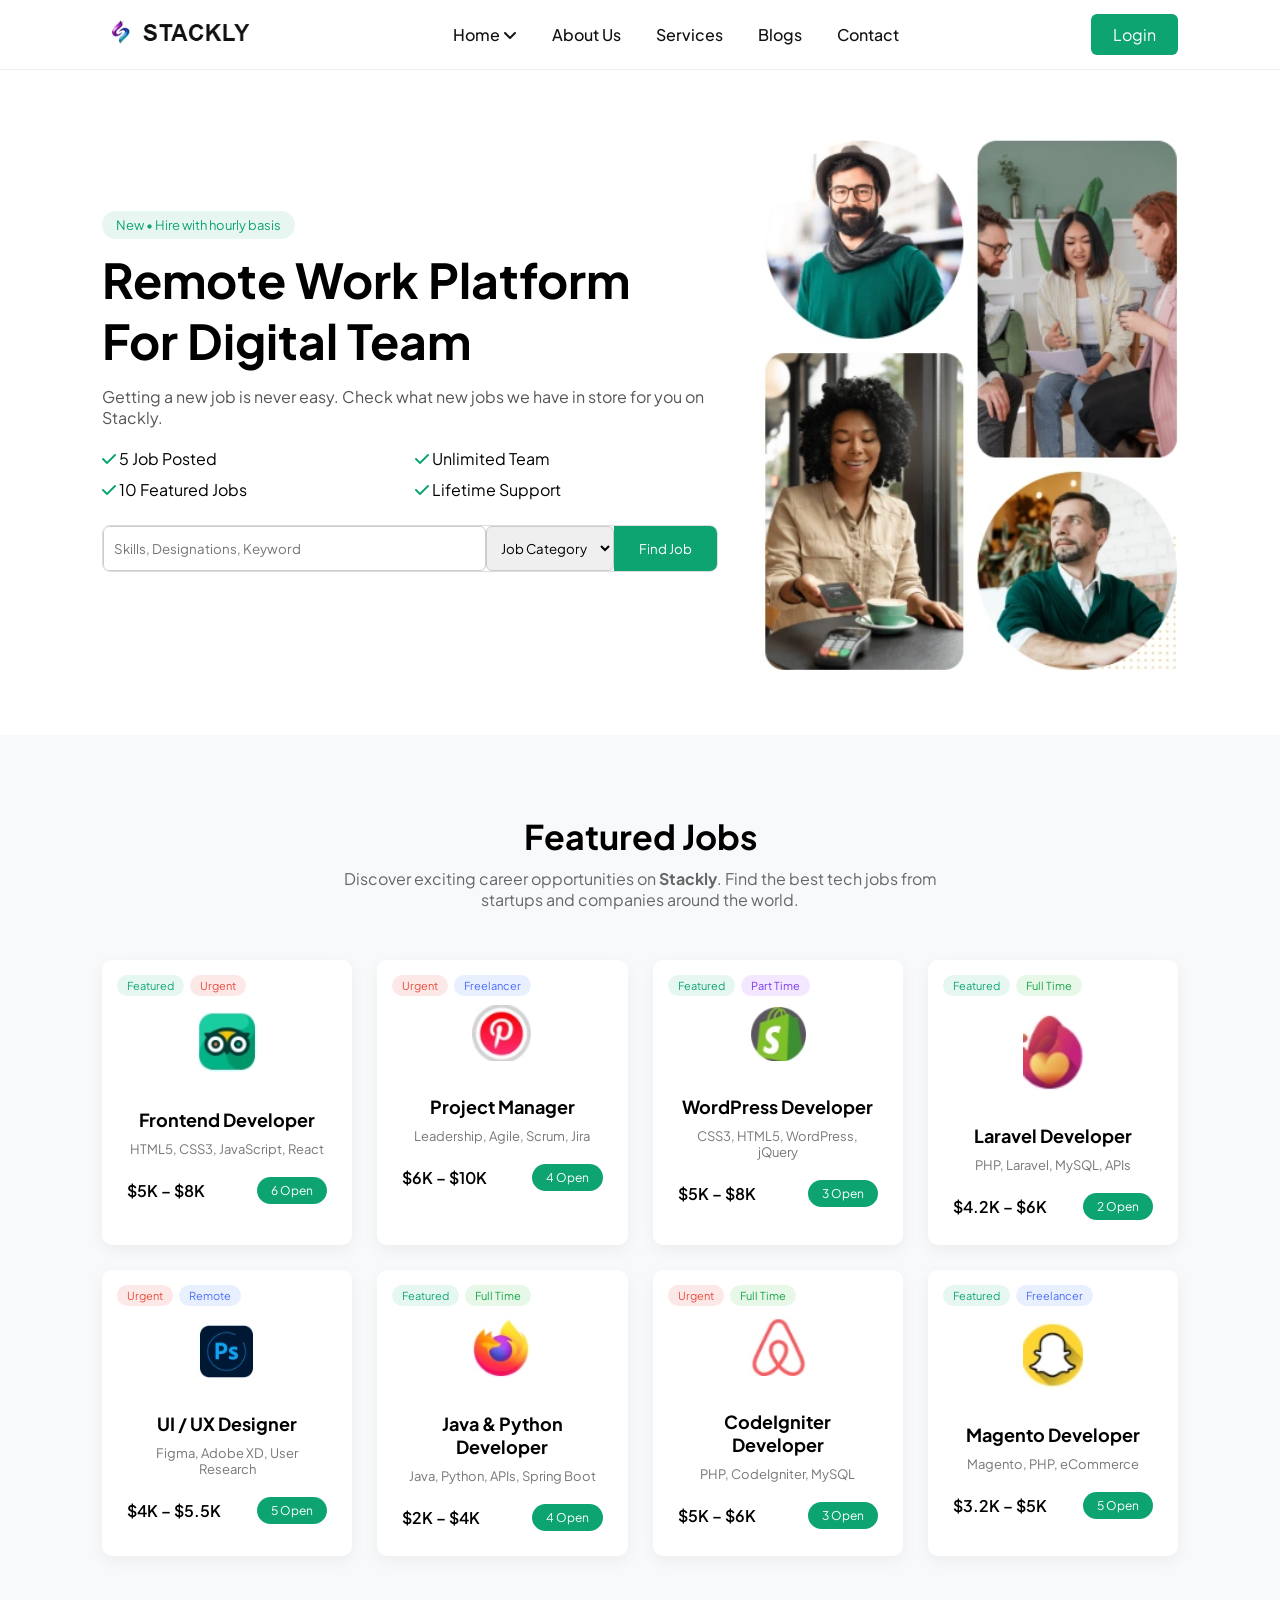
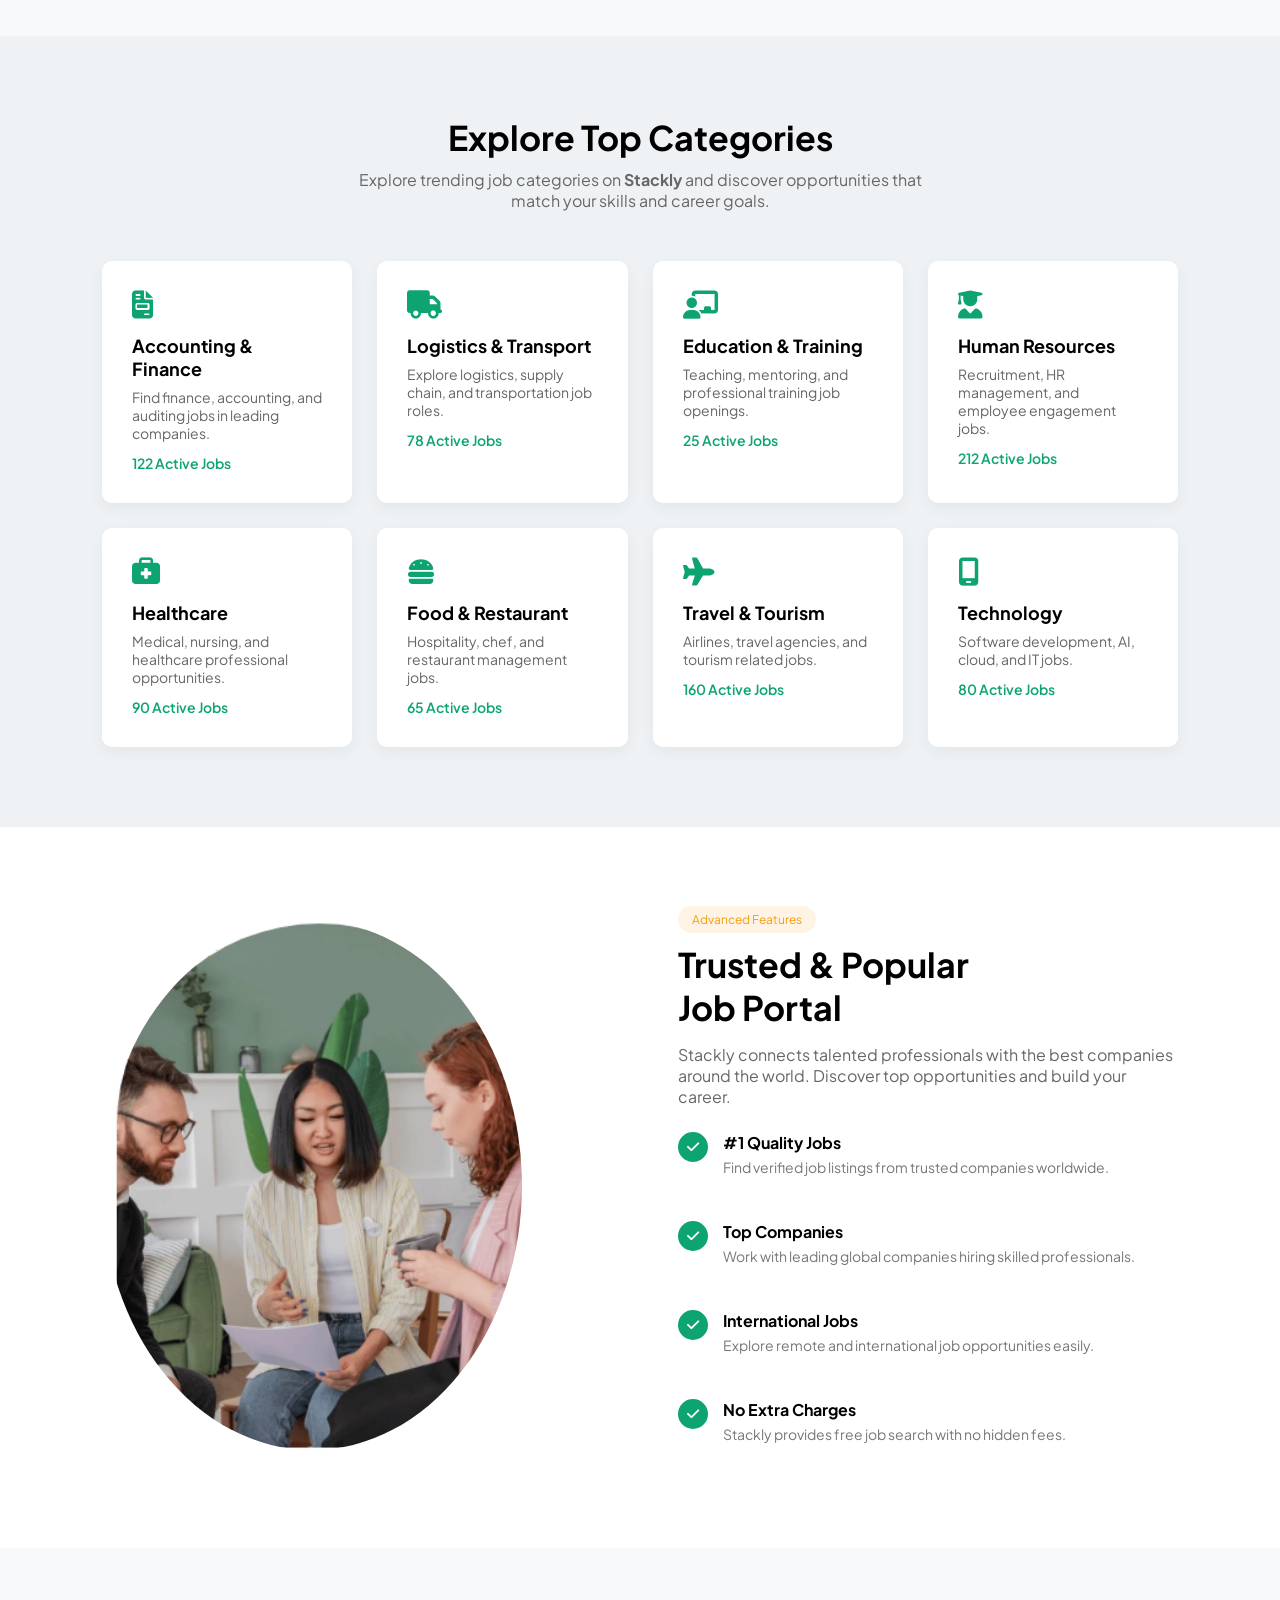
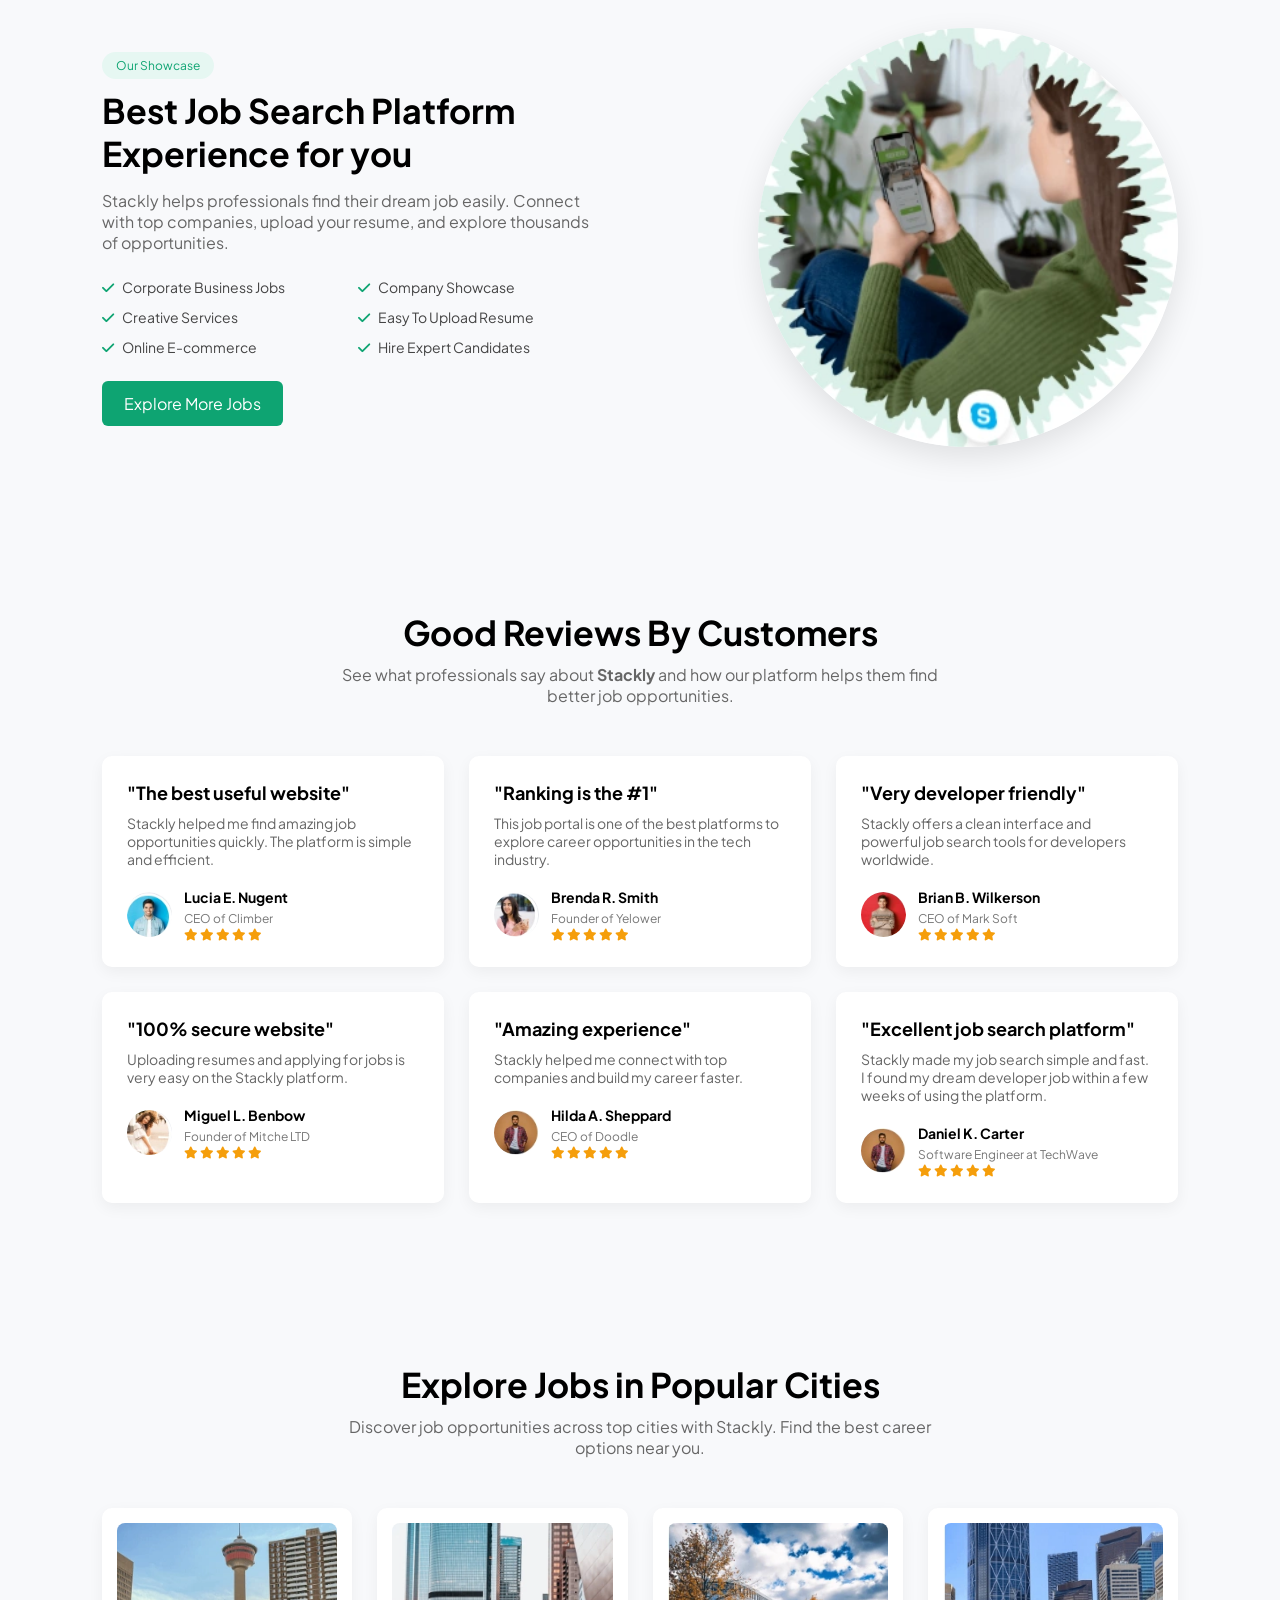
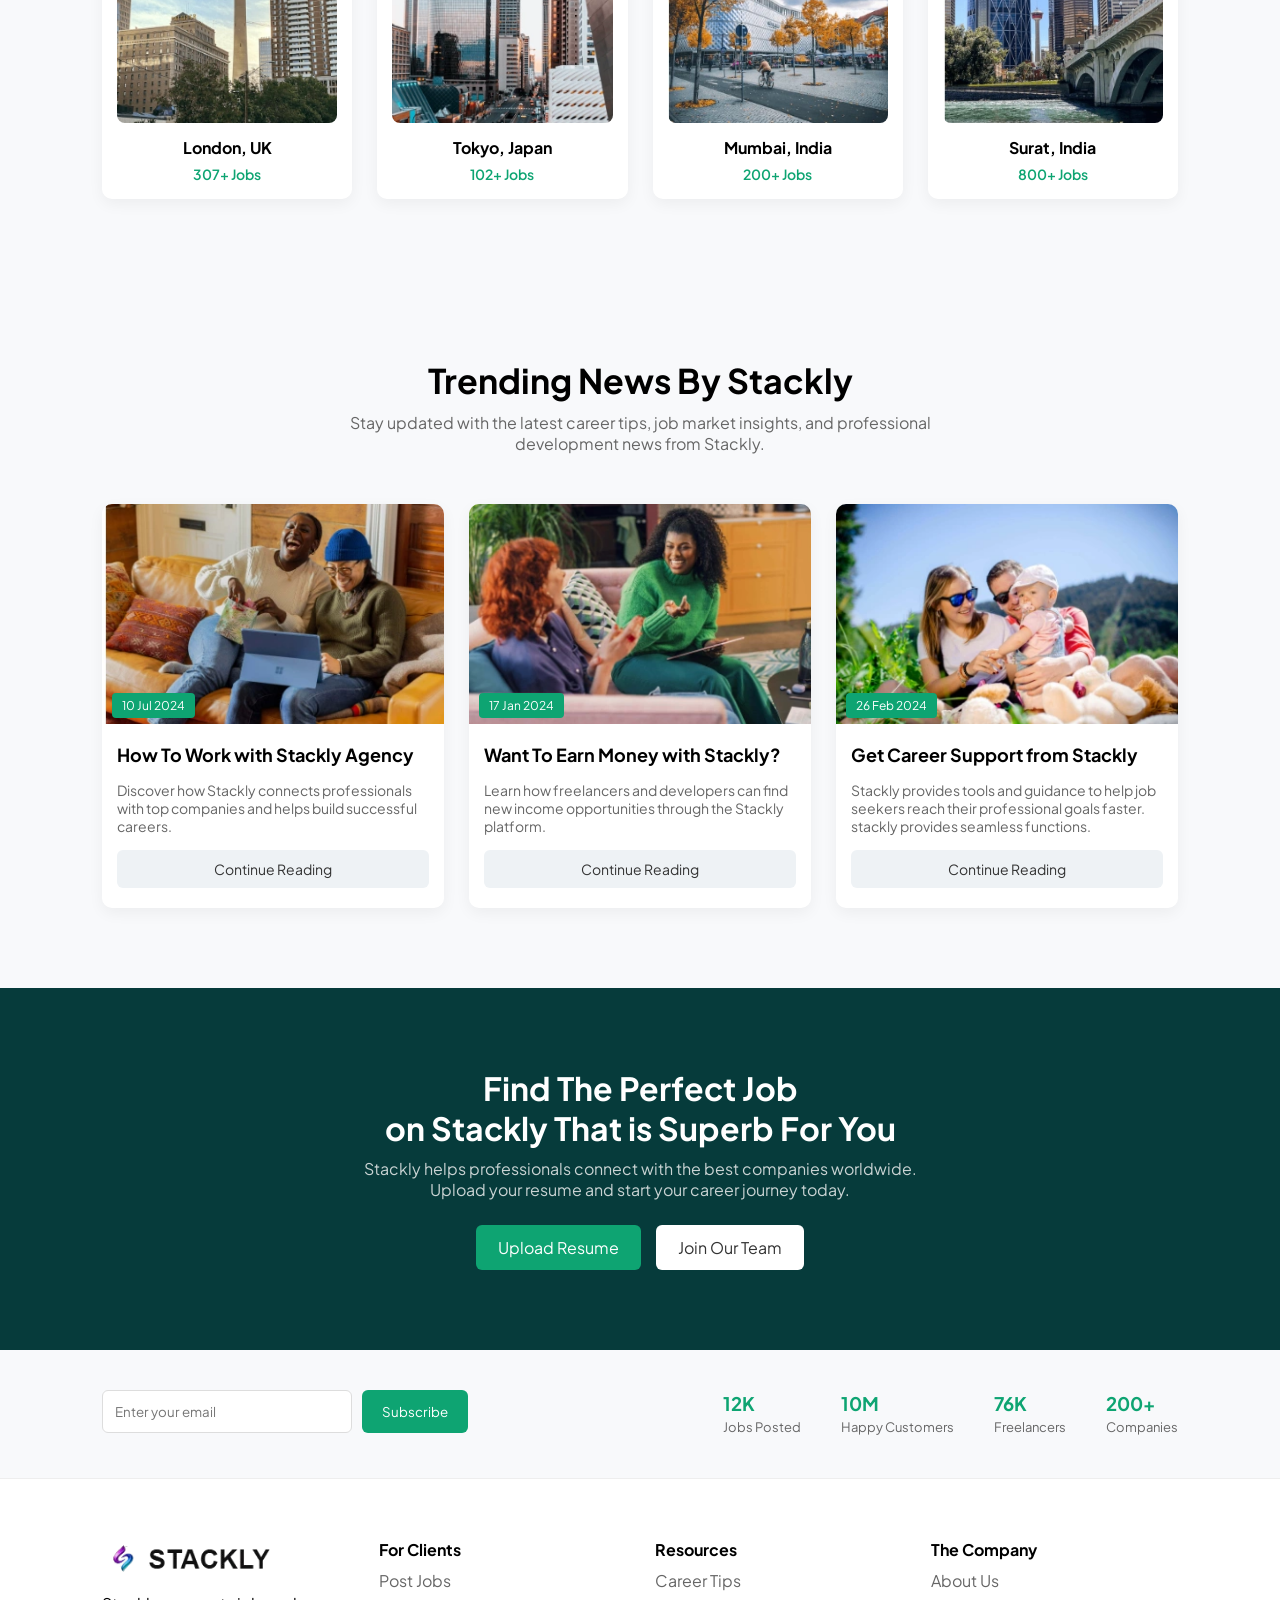
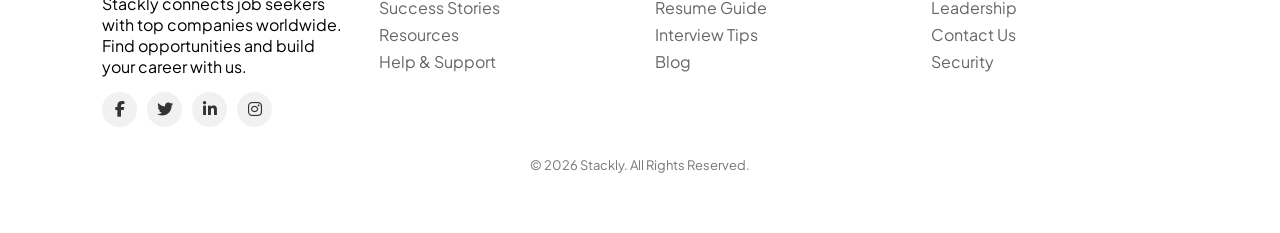
<file: home2.html>
<!DOCTYPE html>
<html lang="en">
<head>

<meta charset="UTF-8">
<meta name="viewport" content="width=device-width, initial-scale=1.0">

<title>Stackly</title>

<link rel="stylesheet" href="app.css">

<link href="https://fonts.googleapis.com/css2?family=Plus+Jakarta+Sans:wght@400;500;600;700&display=swap" rel="stylesheet">

<link rel="stylesheet"
href="https://cdnjs.cloudflare.com/ajax/libs/font-awesome/6.5.0/css/all.min.css">

<link href="https://unpkg.com/aos@2.3.4/dist/aos.css" rel="stylesheet">

</head>

<body>


<!-- HEADER -->

<header class="header">

<div class="container">

<div class="logo">
<a href="home2.html">
<img src="images/logo2.webp" alt="Stackly Logo">
</a>
</div>


<nav class="nav">

<ul>

<li class="dropdown">
<a href="home2.html">Home <i class="fa fa-angle-down"></i></a>

<ul class="dropdown-menu">
<li><a href="index.html">Home 1</a></li>
</ul>

</li>

<li><a href="about2.html">About Us</a></li>
<li><a href="services2.html">Services</a></li>
<li><a href="blogs2.html">Blogs</a></li>
<li><a href="contact2.html">Contact</a></li>




</ul>

</nav>


<div class="login-btn">
<a href="404page.html">Login</a>
</div>


<div class="hamburger">
<i class="fa fa-bars"></i>
</div>

</div>

</header>



<div class="mobile-menu">

<div class="mobile-header">

<div class="close-menu">
<i class="fa fa-times"></i>
</div>

</div>

<ul>

<li class="mobile-dropdown">

<div class="mobile-link">
Home <i class="fa fa-angle-down"></i>
</div>

<ul class="mobile-submenu">
<li><a href="index.html">Home 1</a></li>
</ul>

</li>

<li><a href="about2.html">About Us</a></li>
<li><a href="services2.html">Services</a></li>
<li><a href="blogs2.html">Blogs</a></li>
<li><a href="contact2.html">Contact</a></li>

</ul>

<div class="mobile-login">
<a href="404page.html">Login</a>
</div>

</div>


<!-- HERO -->

<section class="hero">

<div class="hero-container">

<div class="hero-text" data-aos="fade-right">

<span class="badge">New • Hire with hourly basis</span>

<h1>
Remote Work Platform <br>
For Digital Team
</h1>

<p>
Getting a new job is never easy. Check what new jobs we have in store for you on Stackly.
</p>

<div class="features">

<div><i class="fa fa-check"></i> 5 Job Posted</div>
<div><i class="fa fa-check"></i> Unlimited Team</div>
<div><i class="fa fa-check"></i> 10 Featured Jobs</div>
<div><i class="fa fa-check"></i> Lifetime Support</div>

</div>

<!-- SEARCH BOX -->

<div class="search-box">

<input type="text" id="jobKeyword" placeholder="Skills, Designations, Keyword">

<select id="jobCategory">
<option value="">Job Category</option>
<option value="Developer">Developer</option>
<option value="Designer">Designer</option>
</select>

<button id="findJobBtn">Find Job</button>

</div>

<!-- ERROR MESSAGE -->
<p id="jobErrorMsg"></p>

</div>


<div class="hero-image" data-aos="fade-left">
<img src="images/home2.webp">
</div>

</div>

</section>



<script>

document.getElementById("findJobBtn").addEventListener("click", function(){

let keyword = document.getElementById("jobKeyword");
let category = document.getElementById("jobCategory");
let errorMsg = document.getElementById("jobErrorMsg");

let valid = true;

/* RESET */

keyword.classList.remove("error");
category.classList.remove("error");
errorMsg.innerText = "";

/* CHECK KEYWORD */

if(keyword.value.trim() === ""){
keyword.classList.add("error");
valid = false;
}

/* CHECK CATEGORY */

if(category.value === ""){
category.classList.add("error");
valid = false;
}

/* SHOW ERROR MESSAGE */

if(!valid){

errorMsg.style.color = "red";
errorMsg.style.marginTop = "10px";
errorMsg.innerText = "⚠ Please fill all the fields";

return;

}

/* SUCCESS REDIRECT */

window.location.href = "404page.html";

});

</script>
<!-- FEATURED JOBS -->

<section class="jobs">

<div class="jobs-title" data-aos="fade-up">

<h2>Featured Jobs</h2>

<p>
Discover exciting career opportunities on <b>Stackly</b>. 
Find the best tech jobs from startups and companies around the world.
</p>

</div>


<div class="jobs-container">


<!-- JOB 1 -->

<div class="job-card" data-aos="fade-up">

<div class="job-tags">
<span class="featured">Featured</span>
<span class="urgent">Urgent</span>
</div>

<img src="images/mo (13).webp" class="job-logo">

<h3>Frontend Developer</h3>

<p>HTML5, CSS3, JavaScript, React</p>

<div class="job-bottom">

<span class="salary">$5K – $8K</span>

<button class="open-btn">6 Open</button>

</div>

</div>


<!-- JOB 2 -->

<div class="job-card" data-aos="fade-up">

<div class="job-tags">
<span class="urgent">Urgent</span>
<span class="freelancer">Freelancer</span>
</div>

<img src="images/mo (14).webp" class="job-logo">

<h3>Project Manager</h3>

<p>Leadership, Agile, Scrum, Jira</p>

<div class="job-bottom">

<span class="salary">$6K – $10K</span>

<button class="open-btn">4 Open</button>

</div>

</div>


<!-- JOB 3 -->

<div class="job-card" data-aos="fade-up">

<div class="job-tags">
<span class="featured">Featured</span>
<span class="part">Part Time</span>
</div>

<img src="images/mo (15).webp" class="job-logo">

<h3>WordPress Developer</h3>

<p>CSS3, HTML5, WordPress, jQuery</p>

<div class="job-bottom">

<span class="salary">$5K – $8K</span>

<button class="open-btn">3 Open</button>

</div>

</div>


<!-- JOB 4 -->

<div class="job-card" data-aos="fade-up">

<div class="job-tags">
<span class="featured">Featured</span>
<span class="full">Full Time</span>
</div>

<img src="images/mo (16).webp" class="job-logo">

<h3>Laravel Developer</h3>

<p>PHP, Laravel, MySQL, APIs</p>

<div class="job-bottom">

<span class="salary">$4.2K – $6K</span>

<button class="open-btn">2 Open</button>

</div>

</div>


<!-- JOB 5 -->

<div class="job-card" data-aos="fade-up">

<div class="job-tags">
<span class="urgent">Urgent</span>
<span class="freelancer">Remote</span>
</div>

<img src="images/mo (17).webp" class="job-logo">

<h3>UI / UX Designer</h3>

<p>Figma, Adobe XD, User Research</p>

<div class="job-bottom">

<span class="salary">$4K – $5.5K</span>

<button class="open-btn">5 Open</button>

</div>

</div>


<!-- JOB 6 -->

<div class="job-card" data-aos="fade-up">

<div class="job-tags">
<span class="featured">Featured</span>
<span class="full">Full Time</span>
</div>

<img src="images/mo (18).webp" class="job-logo">

<h3>Java & Python Developer</h3>

<p>Java, Python, APIs, Spring Boot</p>

<div class="job-bottom">

<span class="salary">$2K – $4K</span>

<button class="open-btn">4 Open</button>

</div>

</div>


<!-- JOB 7 -->

<div class="job-card" data-aos="fade-up">

<div class="job-tags">
<span class="urgent">Urgent</span>
<span class="full">Full Time</span>
</div>

<img src="images/mo (19).webp" class="job-logo">

<h3>CodeIgniter Developer</h3>

<p>PHP, CodeIgniter, MySQL</p>

<div class="job-bottom">

<span class="salary">$5K – $6K</span>

<button class="open-btn">3 Open</button>

</div>

</div>


<!-- JOB 8 -->

<div class="job-card" data-aos="fade-up">

<div class="job-tags">
<span class="featured">Featured</span>
<span class="freelancer">Freelancer</span>
</div>

<img src="images/mo (20).webp" class="job-logo">

<h3>Magento Developer</h3>

<p>Magento, PHP, eCommerce</p>

<div class="job-bottom">

<span class="salary">$3.2K – $5K</span>

<button class="open-btn">5 Open</button>

</div>

</div>


</div>

</section>




<!-- TOP CATEGORIES -->

<section class="categories">

<div class="categories-title" data-aos="fade-up">

<h2>Explore Top Categories</h2>

<p>
Explore trending job categories on <b>Stackly</b> and discover
opportunities that match your skills and career goals.
</p>

</div>


<div class="categories-container">


<!-- CATEGORY 1 -->

<div class="category-card" data-aos="fade-up">

<i class="fa-solid fa-file-invoice"></i>

<h3>Accounting & Finance</h3>

<p>
Find finance, accounting, and auditing jobs in leading companies.
</p>

<span>122 Active Jobs</span>

</div>


<!-- CATEGORY 2 -->

<div class="category-card" data-aos="fade-up">

<i class="fa-solid fa-truck"></i>

<h3>Logistics & Transport</h3>

<p>
Explore logistics, supply chain, and transportation job roles.
</p>

<span>78 Active Jobs</span>

</div>


<!-- CATEGORY 3 -->

<div class="category-card" data-aos="fade-up">

<i class="fa-solid fa-chalkboard-teacher"></i>

<h3>Education & Training</h3>

<p>
Teaching, mentoring, and professional training job openings.
</p>

<span>25 Active Jobs</span>

</div>


<!-- CATEGORY 4 -->

<div class="category-card" data-aos="fade-up">

<i class="fa-solid fa-user-graduate"></i>

<h3>Human Resources</h3>

<p>
Recruitment, HR management, and employee engagement jobs.
</p>

<span>212 Active Jobs</span>

</div>


<!-- CATEGORY 5 -->

<div class="category-card" data-aos="fade-up">

<i class="fa-solid fa-briefcase-medical"></i>

<h3>Healthcare</h3>

<p>
Medical, nursing, and healthcare professional opportunities.
</p>

<span>90 Active Jobs</span>

</div>


<!-- CATEGORY 6 -->

<div class="category-card" data-aos="fade-up">

<i class="fa-solid fa-burger"></i>

<h3>Food & Restaurant</h3>

<p>
Hospitality, chef, and restaurant management jobs.
</p>

<span>65 Active Jobs</span>

</div>


<!-- CATEGORY 7 -->

<div class="category-card" data-aos="fade-up">

<i class="fa-solid fa-plane"></i>

<h3>Travel & Tourism</h3>

<p>
Airlines, travel agencies, and tourism related jobs.
</p>

<span>160 Active Jobs</span>

</div>


<!-- CATEGORY 8 -->

<div class="category-card" data-aos="fade-up">

<i class="fa-solid fa-mobile-screen"></i>

<h3>Technology</h3>

<p>
Software development, AI, cloud, and IT jobs.
</p>

<span>80 Active Jobs</span>

</div>


</div>

</section>



<!-- TRUSTED JOB PORTAL -->

<section class="trusted">

<div class="trusted-container">


<!-- LEFT IMAGE -->

<div class="trusted-image" data-aos="fade-right">

<img src="images/mo (21).webp" alt="team">

</div>


<!-- RIGHT CONTENT -->

<div class="trusted-content" data-aos="fade-left">

<span class="badge">Advanced Features</span>

<h2>Trusted & Popular <br> Job Portal</h2>

<p>
Stackly connects talented professionals with the best companies
around the world. Discover top opportunities and build your career.
</p>


<div class="trusted-list">

<div class="trusted-item">

<i class="fa-solid fa-check"></i>

<div>
<h4>#1 Quality Jobs</h4>
<p>Find verified job listings from trusted companies worldwide.</p>
</div>

</div>


<div class="trusted-item">

<i class="fa-solid fa-check"></i>

<div>
<h4>Top Companies</h4>
<p>Work with leading global companies hiring skilled professionals.</p>
</div>

</div>


<div class="trusted-item">

<i class="fa-solid fa-check"></i>

<div>
<h4>International Jobs</h4>
<p>Explore remote and international job opportunities easily.</p>
</div>

</div>


<div class="trusted-item">

<i class="fa-solid fa-check"></i>

<div>
<h4>No Extra Charges</h4>
<p>Stackly provides free job search with no hidden fees.</p>
</div>

</div>

</div>

</div>


</div>

</section>






<!-- JOB PLATFORM SHOWCASE -->

<section class="showcase">

<div class="showcase-container">


<!-- LEFT CONTENT -->

<div class="showcase-text" data-aos="fade-right">

<span class="showcase-badge">Our Showcase</span>

<h2>
Best Job Search Platform <br>
Experience for you
</h2>

<p>
Stackly helps professionals find their dream job easily. 
Connect with top companies, upload your resume, and explore thousands of opportunities.
</p>


<div class="showcase-list">

<div> <i class="fa fa-check"></i> Corporate Business Jobs</div>
<div> <i class="fa fa-check"></i> Company Showcase</div>

<div> <i class="fa fa-check"></i> Creative Services</div>
<div> <i class="fa fa-check"></i> Easy To Upload Resume</div>

<div> <i class="fa fa-check"></i> Online E-commerce</div>
<div> <i class="fa fa-check"></i> Hire Expert Candidates</div>

</div>


<a href="404page.html" class="showcase-btn">
Explore More Jobs
</a>

</div>



<!-- RIGHT IMAGE -->

<div class="showcase-image" data-aos="fade-left">

<img src="images/mo (22).webp" alt="job platform">

</div>


</div>

</section>










<!-- CUSTOMER REVIEWS -->

<section class="reviews">

<div class="reviews-title" data-aos="fade-up">

<h2>Good Reviews By Customers</h2>

<p>
See what professionals say about <b>Stackly</b> and how our platform
helps them find better job opportunities.
</p>

</div>


<div class="reviews-container">


<!-- REVIEW 1 -->

<div class="review-card" data-aos="fade-up">

<h4>"The best useful website"</h4>

<p>
Stackly helped me find amazing job opportunities quickly.
The platform is simple and efficient.
</p>

<div class="review-user">

<img src="images/mo (23).webp">

<div>
<h5>Lucia E. Nugent</h5>
<span>CEO of Climber</span>

<div class="stars">
<i class="fa fa-star"></i>
<i class="fa fa-star"></i>
<i class="fa fa-star"></i>
<i class="fa fa-star"></i>
<i class="fa fa-star"></i>
</div>

</div>

</div>

</div>


<!-- REVIEW 2 -->

<div class="review-card" data-aos="fade-up">

<h4>"Ranking is the #1"</h4>

<p>
This job portal is one of the best platforms to explore
career opportunities in the tech industry.
</p>

<div class="review-user">

<img src="images/mo (24).webp">

<div>
<h5>Brenda R. Smith</h5>
<span>Founder of Yelower</span>

<div class="stars">
<i class="fa fa-star"></i>
<i class="fa fa-star"></i>
<i class="fa fa-star"></i>
<i class="fa fa-star"></i>
<i class="fa fa-star"></i>
</div>

</div>

</div>

</div>


<!-- REVIEW 3 -->

<div class="review-card" data-aos="fade-up">

<h4>"Very developer friendly"</h4>

<p>
Stackly offers a clean interface and powerful job search
tools for developers worldwide.
</p>

<div class="review-user">

<img src="images/mo (25).webp">

<div>
<h5>Brian B. Wilkerson</h5>
<span>CEO of Mark Soft</span>

<div class="stars">
<i class="fa fa-star"></i>
<i class="fa fa-star"></i>
<i class="fa fa-star"></i>
<i class="fa fa-star"></i>
<i class="fa fa-star"></i>
</div>

</div>

</div>

</div>


<!-- REVIEW 4 -->

<div class="review-card" data-aos="fade-up">

<h4>"100% secure website"</h4>

<p>
Uploading resumes and applying for jobs is very easy
on the Stackly platform.
</p>

<div class="review-user">

<img src="images/mo (26).webp">

<div>
<h5>Miguel L. Benbow</h5>
<span>Founder of Mitche LTD</span>

<div class="stars">
<i class="fa fa-star"></i>
<i class="fa fa-star"></i>
<i class="fa fa-star"></i>
<i class="fa fa-star"></i>
<i class="fa fa-star"></i>
</div>

</div>

</div>

</div>


<!-- REVIEW 5 -->

<div class="review-card" data-aos="fade-up">

<h4>"Amazing experience"</h4>

<p>
Stackly helped me connect with top companies and build
my career faster.
</p>

<div class="review-user">

<img src="images/mo (27).webp">

<div>
<h5>Hilda A. Sheppard</h5>
<span>CEO of Doodle</span>

<div class="stars">
<i class="fa fa-star"></i>
<i class="fa fa-star"></i>
<i class="fa fa-star"></i>
<i class="fa fa-star"></i>
<i class="fa fa-star"></i>
</div>

</div>

</div>

</div>


<div class="review-card" data-aos="fade-up">

<h4>"Excellent job search platform"</h4>

<p>
Stackly made my job search simple and fast. I found my dream
developer job within a few weeks of using the platform.
</p>

<div class="review-user">

<img src="images/mo (27).webp">

<div>

<h5>Daniel K. Carter</h5>
<span>Software Engineer at TechWave</span>

<div class="stars">
<i class="fa fa-star"></i>
<i class="fa fa-star"></i>
<i class="fa fa-star"></i>
<i class="fa fa-star"></i>
<i class="fa fa-star"></i>
</div>

</div>

</div>

</div>

</div>





</section>


<!-- EXPLORE JOBS BY CITY -->

<section class="cities">

<div class="cities-title" data-aos="fade-up">

<h2>Explore Jobs in Popular Cities</h2>

<p>
Discover job opportunities across top cities with Stackly.
Find the best career options near you.
</p>

</div>


<div class="cities-container">


<!-- CITY 1 -->

<div class="city-card" data-aos="fade-up">

<img src="images/mo (1).webp">

<h4>London, UK</h4>

<span>307+ Jobs</span>

</div>


<!-- CITY 2 -->

<div class="city-card" data-aos="fade-up">

<img src="images/mo (2).webp">

<h4>Tokyo, Japan</h4>

<span>102+ Jobs</span>

</div>


<!-- CITY 3 -->

<div class="city-card" data-aos="fade-up">

<img src="images/mo (3).webp">

<h4>Mumbai, India</h4>

<span>200+ Jobs</span>

</div>


<!-- CITY 4 -->

<div class="city-card" data-aos="fade-up">

<img src="images/mo (36).webp">

<h4>Surat, India</h4>

<span>800+ Jobs</span>

</div>

</div>

</section>






<!-- TRENDING NEWS -->

<section class="blog">

<div class="blog-title" data-aos="fade-up">

<h2>Trending News By Stackly</h2>

<p>
Stay updated with the latest career tips, job market insights,
and professional development news from Stackly.
</p>

</div>


<div class="blog-container">


<!-- BLOG 1 -->

<div class="blog-card" data-aos="fade-up">

<div class="blog-image">

<img src="images/mo (4).webp">

<span class="blog-date">10 Jul 2024</span>

</div>

<h4>How To Work with Stackly Agency</h4>

<p>
Discover how Stackly connects professionals with top
companies and helps build successful careers.
</p>

<a href="404page.html" class="blog-btn">Continue Reading</a>

</div>


<!-- BLOG 2 -->

<div class="blog-card" data-aos="fade-up">

<div class="blog-image">

<img src="images/mo (5).webp">

<span class="blog-date">17 Jan 2024</span>

</div>

<h4>Want To Earn Money with Stackly?</h4>

<p>
Learn how freelancers and developers can find new
income opportunities through the Stackly platform.
</p>

<a href="404page.html" class="blog-btn">Continue Reading</a>

</div>


<!-- BLOG 3 -->

<div class="blog-card" data-aos="fade-up">

<div class="blog-image">

<img src="images/mo (6).webp">

<span class="blog-date">26 Feb 2024</span>

</div>

<h4>Get Career Support from Stackly</h4>

<p>
Stackly provides tools and guidance to help job seekers
reach their professional goals faster.  stackly provides seamless functions.
</p>

<a href="404page.html" class="blog-btn">Continue Reading</a>

</div>


</div>

</section>











<!-- CTA SECTION -->


<!-- CTA SECTION -->

<section class="cta">

<h2>Find The Perfect Job <br> on Stackly That is Superb For You</h2>

<p>
Stackly helps professionals connect with the best companies worldwide.
Upload your resume and start your career journey today.
</p>

<div class="cta-buttons">

<a href="404page.html" class="btn-green">Upload Resume</a>
<a href="404page.html" class="btn-light">Join Our Team</a>

</div>

</section>



<!-- NEWSLETTER -->

<section class="newsletter">

<form id="subscribeForm">

<div class="subscribe-box">

<input type="text" id="email" placeholder="Enter your email">

<button type="submit">Subscribe</button>

</div>

<p id="emailError"></p>

</form>


<div class="stats">

<div>
<h3>12K</h3>
<span>Jobs Posted</span>
</div>

<div>
<h3>10M</h3>
<span>Happy Customers</span>
</div>

<div>
<h3>76K</h3>
<span>Freelancers</span>
</div>

<div>
<h3>200+</h3>
<span>Companies</span>
</div>

</div>

</section>




<!-- FOOTER -->

<footer class="footer">

<div class="footer-container">


<!-- LOGO SECTION -->

<div class="footer-col">
<div class="footer-logo">
  <a href="home2.html">
    <img src="images/logo2.webp" alt="Stackly Logo">
  </a>
</div>
<p>
Stackly connects job seekers with top companies worldwide.
Find opportunities and build your career with us.
</p>


<div class="social-icons">

<a href="404page.html"><i class="fa-brands fa-facebook-f"></i></a>
<a href="404page.html"><i class="fa-brands fa-twitter"></i></a>
<a href="404page.html"><i class="fa-brands fa-linkedin-in"></i></a>
<a href="404page.html"><i class="fa-brands fa-instagram"></i></a>

</div>

</div>



<!-- LINKS -->

<div class="footer-col">

<h4>For Clients</h4>

<ul>
<li><a href="404page.html">Post Jobs</a></li>
<li><a href="404page.html">Success Stories</a></li>
<li><a href="404page.html">Resources</a></li>
<li><a href="404page.html">Help & Support</a></li>
</ul>

</div>



<div class="footer-col">

<h4>Resources</h4>

<ul>
<li><a href="404page.html">Career Tips</a></li>
<li><a href="404page.html">Resume Guide</a></li>
<li><a href="404page.html">Interview Tips</a></li>
<li><a href="404page.html">Blog</a></li>
</ul>

</div>



<div class="footer-col">

<h4>The Company</h4>

<ul>
<li><a href="404page.html">About Us</a></li>
<li><a href="404page.html">Leadership</a></li>
<li><a href="404page.html">Contact Us</a></li>
<li><a href="404page.html">Security</a></li>
</ul>

</div>

</div>



<div class="copyright">

<p>© 2026 Stackly. All Rights Reserved.</p>

</div>

</footer>


<!-- SCROLL TO TOP BUTTON -->

<button id="scrollTopBtn">
<i class="fa fa-arrow-up"></i>
</button>


<script src="https://unpkg.com/aos@2.3.4/dist/aos.js"></script>
<script src="script.js"></script>

</body>
</html>
</file>
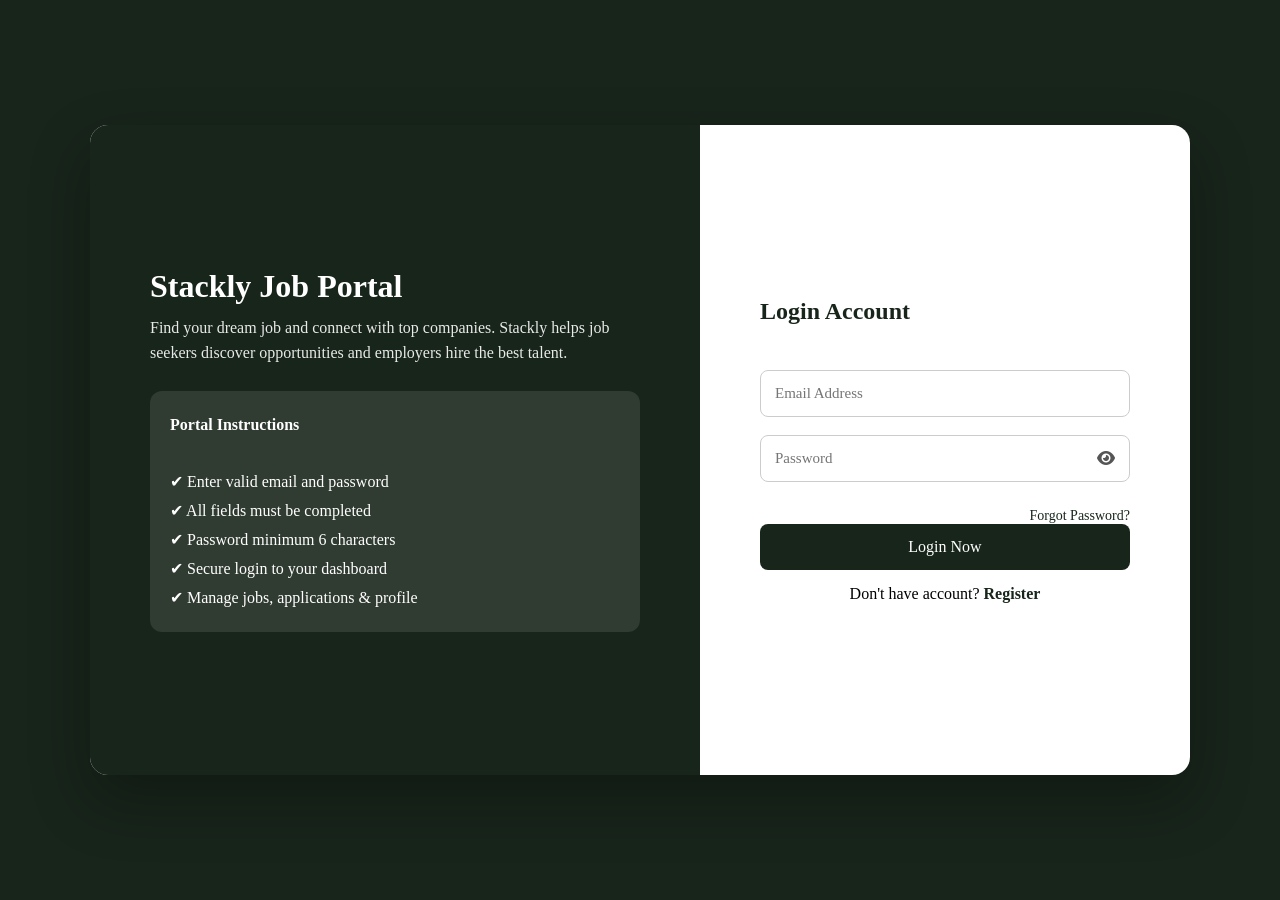
<file: login.html>
<!DOCTYPE html>
<html lang="en">
<head>
<meta charset="UTF-8">
<meta name="viewport" content="width=device-width, initial-scale=1.0">

<title>Stackly Job Portal Authentication</title>

<link href="https://cdnjs.cloudflare.com/ajax/libs/font-awesome/6.5.0/css/all.min.css" rel="stylesheet">

<style>

/* GLOBAL */

*{
margin:0;
padding:0;
box-sizing:border-box;
font-family:Segoe UI;
}

body{
min-height:100vh;
background:#18251b;
display:flex;
justify-content:center;
align-items:center;
padding:20px;
}


/* MAIN CARD */

.auth-wrapper{
width:95%;
max-width:1100px;
min-height:650px;
background:white;
border-radius:18px;
display:flex;
overflow:hidden;
box-shadow:0 25px 60px rgba(0,0,0,.3);
}


/* LEFT SIDE */

.auth-info{
flex:1;
background:#18251b;
color:white;
padding:60px;
display:flex;
flex-direction:column;
justify-content:center;
}

.auth-info h1{
font-size:32px;
margin-bottom:10px;
}

.auth-info p{
opacity:.9;
line-height:1.6;
}


/* INSTRUCTIONS BOX */

.instructions{
margin-top:25px;
background:rgba(255,255,255,.1);
padding:20px;
border-radius:12px;
line-height:1.8;
}


/* RIGHT SIDE */

.auth-box{
flex:1;
position:relative;
overflow:hidden;
}


/* FORMS */

.form{
position:absolute;
width:100%;
height:100%;
padding:60px;
transition:.6s;
display:flex;
flex-direction:column;
justify-content:center;
}

.login{left:0;}
.register{left:100%;}

.auth-box.active .login{
left:-100%;
}

.auth-box.active .register{
left:0;
}

h2{
margin-bottom:15px;
color:#18251b;
}


/* ERROR MESSAGE */

.error-msg{
color:red;
height:20px;
font-size:14px;
margin-bottom:10px;
}


/* INPUT */

.input-group{
position:relative;
margin-bottom:18px;
}

input{
width:100%;
padding:14px;
border-radius:8px;
border:1px solid #ccc;
font-size:15px;
}

input:focus{
border-color:#18251b;
outline:none;
}


/* PASSWORD ICON */

.eye{
position:absolute;
right:15px;
top:50%;
transform:translateY(-50%);
cursor:pointer;
color:#555;
}


/* BUTTON */

button{
padding:14px;
background:#18251b;
color:white;
border:none;
border-radius:8px;
cursor:pointer;
font-size:16px;
transition:.3s;
}

button:hover{
background:#2e4434;
}


/* SWITCH LINK */

.switch{
margin-top:15px;
text-align:center;
}

.switch a{
color:#18251b;
font-weight:bold;
cursor:pointer;
}


/* FORGOT */

.forgot{
margin-top:8px;
text-align:right;
font-size:14px;
}

.forgot a{
color:#18251b;
cursor:pointer;
}


/* MOBILE */

@media(max-width:768px){

body{
align-items:flex-start;
}

.auth-wrapper{
flex-direction:column;
}

.auth-info{
padding:35px 25px;
text-align:center;
}

.auth-box{
min-height:75vh;
overflow-y:auto;
}

.form{
padding:35px 25px 70px;
justify-content:flex-start;
}

}

</style>
</head>

<body>

<div class="auth-wrapper">

<!-- LEFT PANEL -->

<div class="auth-info">

<h1>Stackly Job Portal</h1>

<p>
Find your dream job and connect with top companies.
Stackly helps job seekers discover opportunities
and employers hire the best talent.
</p>

<div class="instructions">

<b>Portal Instructions</b><br><br>

✔ Enter valid email and password<br>
✔ All fields must be completed<br>
✔ Password minimum 6 characters<br>
✔ Secure login to your dashboard<br>
✔ Manage jobs, applications & profile

</div>

</div>


<!-- RIGHT PANEL -->

<div class="auth-box" id="authBox">


<!-- LOGIN FORM -->

<div class="form login">

<h2>Login Account</h2>

<p class="error-msg" id="loginError"></p>

<div class="input-group">
<input type="email" placeholder="Email Address">
</div>

<div class="input-group">
<input type="password" id="loginPass" placeholder="Password">
<i class="fa-solid fa-eye eye"
onclick="togglePass('loginPass',this)"></i>
</div>

<div class="forgot">
<a onclick="forgotPassword()">Forgot Password?</a>
</div>

<button onclick="loginUser()">Login Now</button>

<p class="switch">
Don't have account?
<a onclick="switchForm()">Register</a>
</p>

</div>



<!-- REGISTER FORM -->

<div class="form register">

<h2>Create Account</h2>

<p class="error-msg" id="registerError"></p>

<div class="input-group">
<input type="text" placeholder="Full Name">
</div>

<div class="input-group">
<input type="email" placeholder="Email Address">
</div>

<div class="input-group">
<input type="password" id="regPass" placeholder="Password">
<i class="fa-solid fa-eye eye"
onclick="togglePass('regPass',this)"></i>
</div>

<div class="forgot">
<a onclick="forgotPassword()">Forgot Password?</a>
</div>

<button onclick="registerUser()">Register Now</button>

<p class="switch">
Already have account?
<a onclick="switchForm()">Login</a>
</p>

</div>

</div>
</div>

<script>

/* SWITCH LOGIN / REGISTER */

function switchForm(){
document.getElementById("authBox").classList.toggle("active");
}


/* PASSWORD TOGGLE */

function togglePass(id,icon){

let input=document.getElementById(id);

if(input.type==="password"){
input.type="text";
icon.classList.replace("fa-eye","fa-eye-slash");
}else{
input.type="password";
icon.classList.replace("fa-eye-slash","fa-eye");
}

}


/* FORGOT PASSWORD */

function forgotPassword(){
window.location.href="404.html";
}


/* EMAIL VALIDATION FUNCTION */

function validateEmail(email){

/* Only letters numbers + one @ and . allowed */

let pattern = /^[a-zA-Z0-9]+@[a-zA-Z0-9]+\.[a-zA-Z]{2,}$/;

return pattern.test(email);

}


/* LOGIN VALIDATION */

function loginUser(){

let email=document.querySelector(".login input[type=email]").value.trim();
let pass=document.getElementById("loginPass").value.trim();
let error=document.getElementById("loginError");

error.style.color="red";

if(email==="" || pass===""){
error.innerText="⚠ Please fill all login fields";
return;
}

if(!validateEmail(email)){
error.innerText="⚠ Invalid email format (special characters  allowed)";
return;
}

error.style.color="green";
error.innerText="Login Successful";

setTimeout(()=>{
window.location.href="404.html";
},1000);

}


/* REGISTER VALIDATION */

function registerUser(){

let name=document.querySelector(".register input[type=text]").value.trim();
let email=document.querySelector(".register input[type=email]").value.trim();
let pass=document.getElementById("regPass").value.trim();
let error=document.getElementById("registerError");

error.style.color="red";

if(name==="" || email==="" || pass===""){
error.innerText="⚠ Please fill all fields";
return;
}

if(!validateEmail(email)){
error.innerText="⚠ Invalid email format (special characters  allowed)";
return;
}

if(pass.length<6){
error.innerText="⚠ Password must be at least 6 characters";
return;
}

error.style.color="green";
error.innerText="Account Created Successfully";

setTimeout(()=>{
window.location.href="404.html";
},1000);

}

</script>

</body>
</html>
</file>
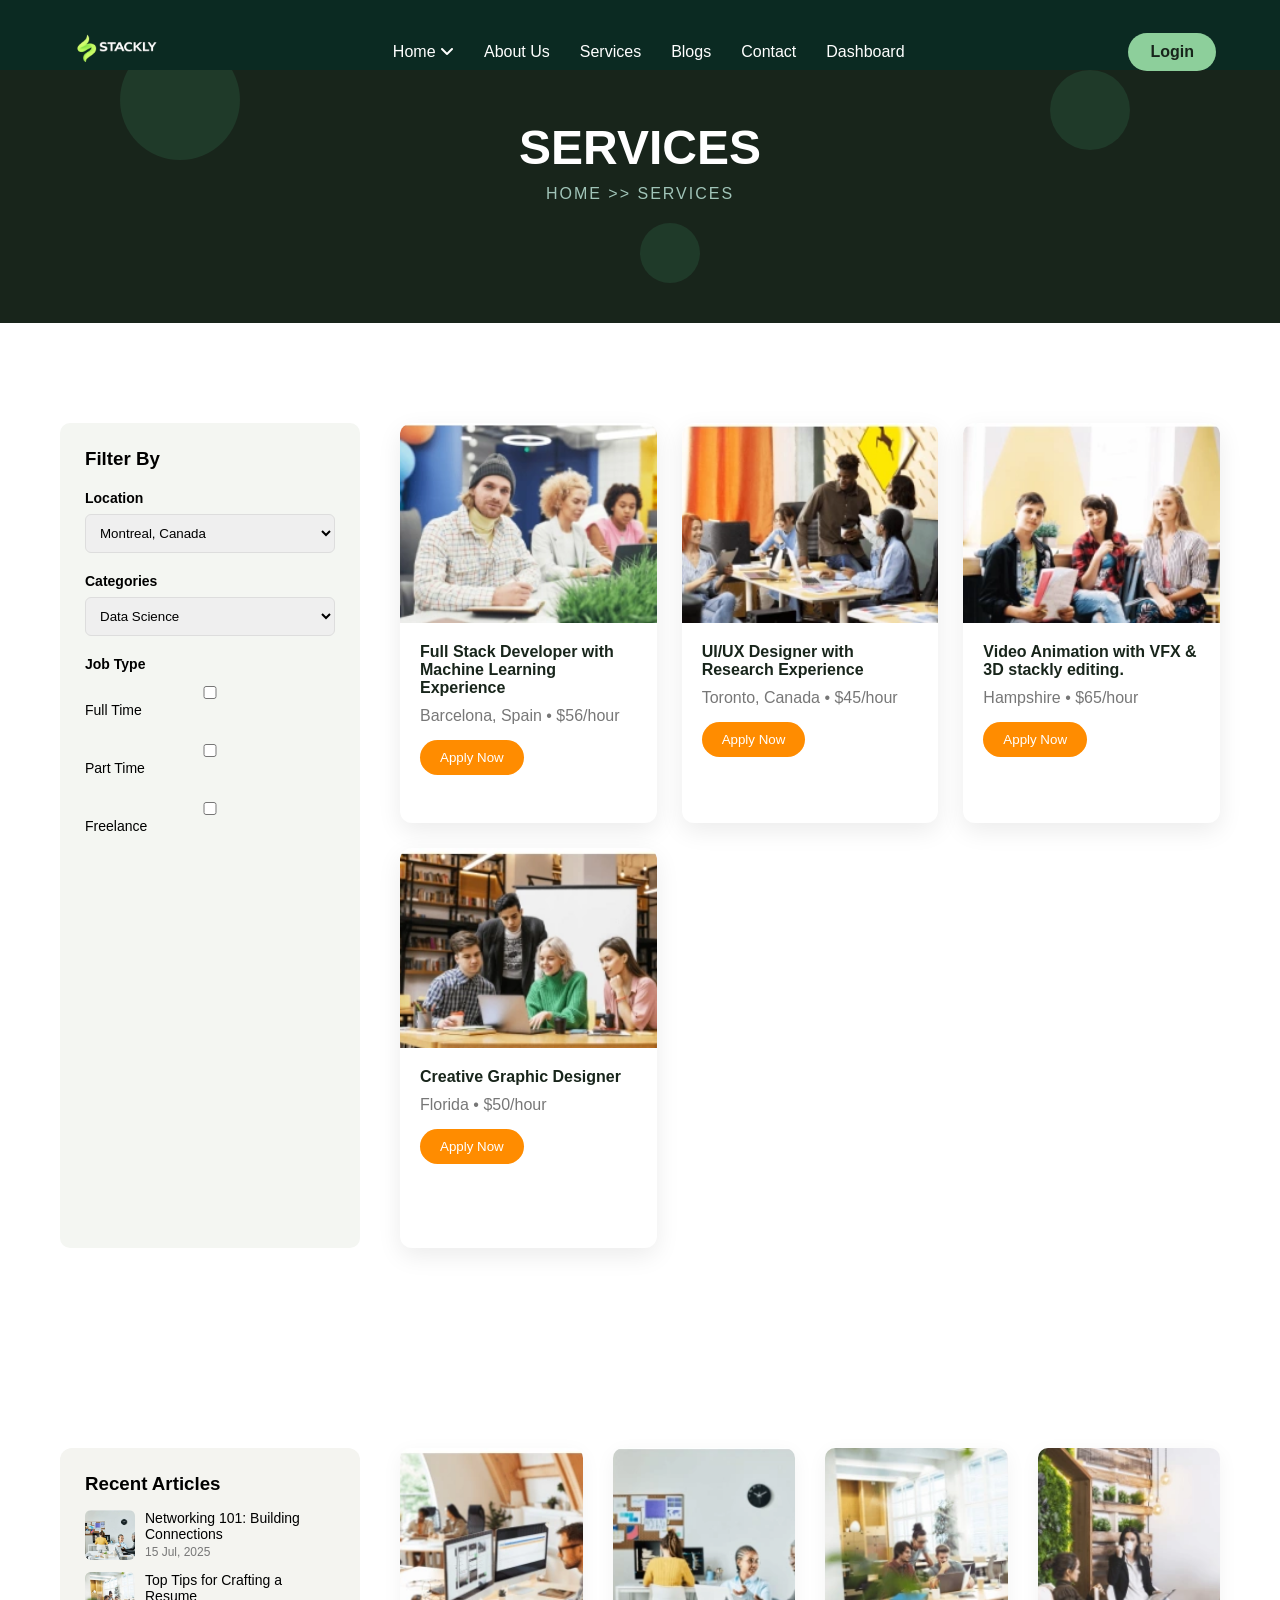
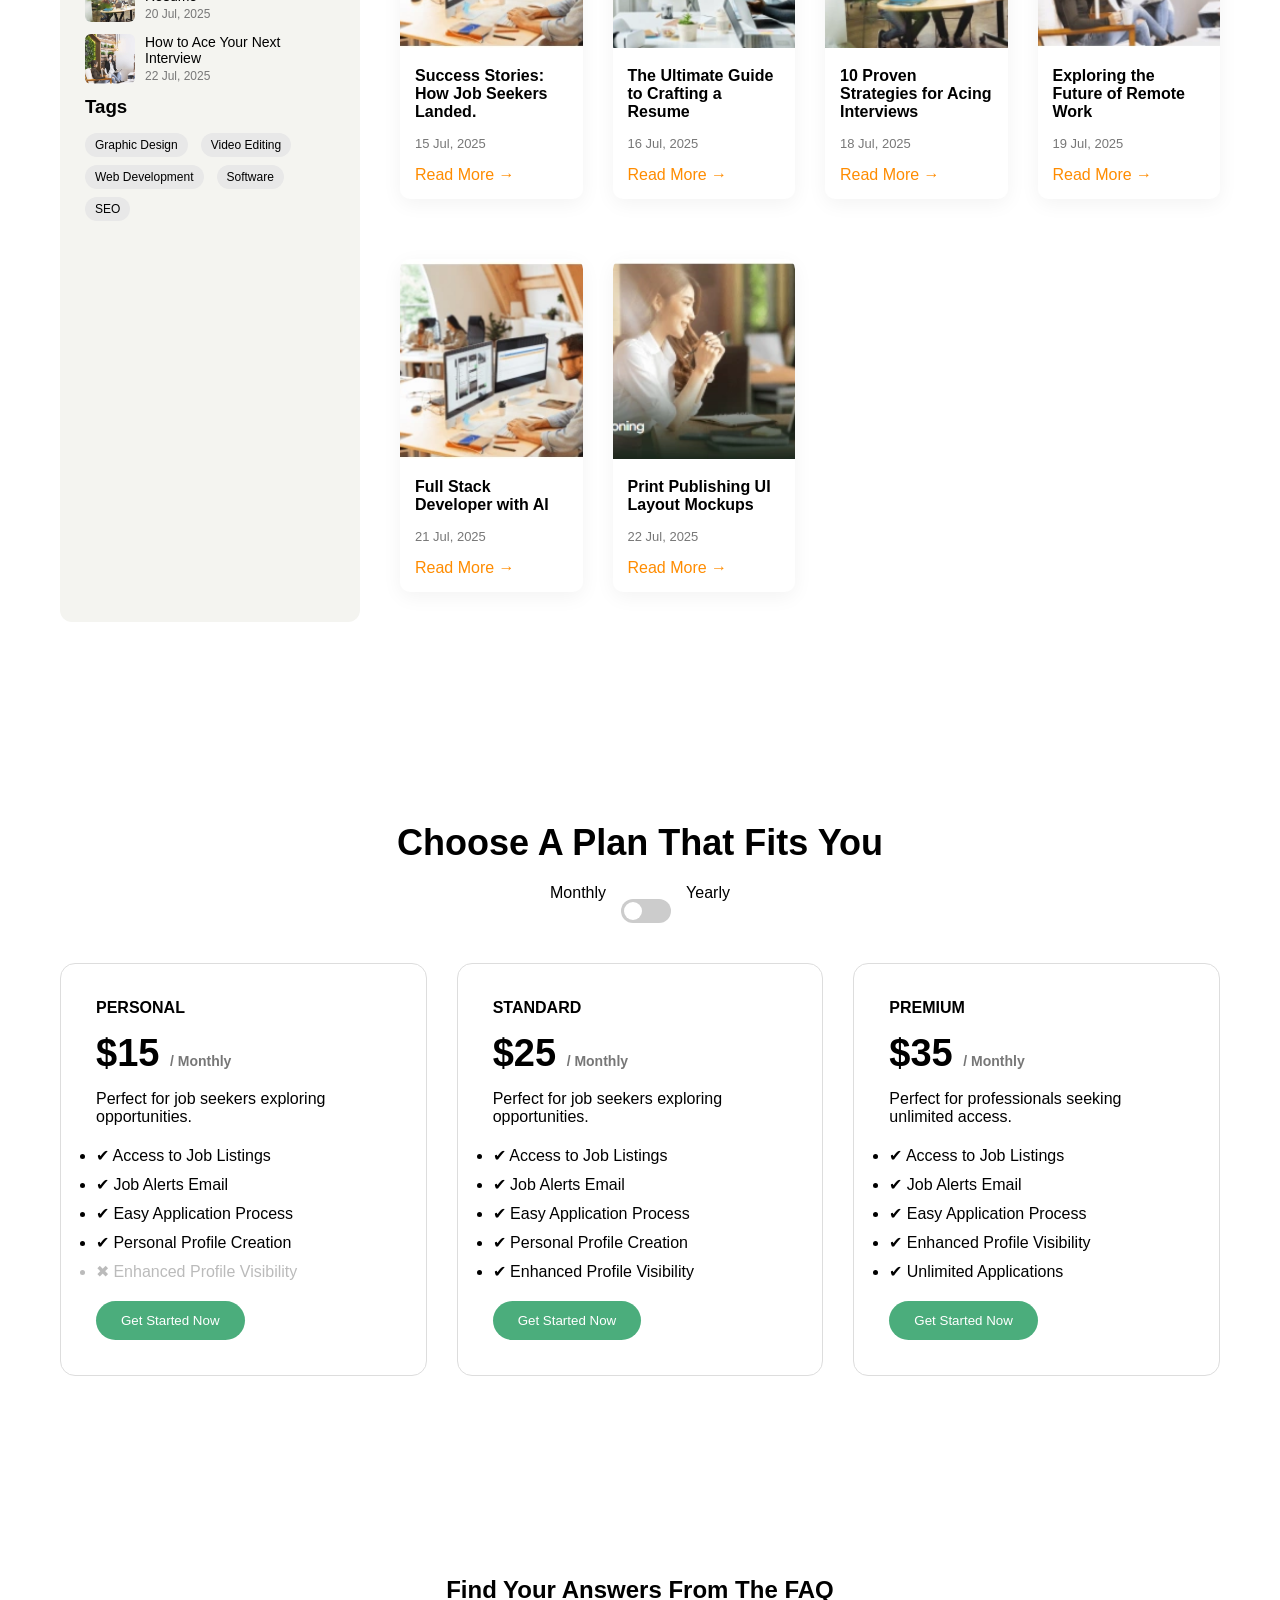
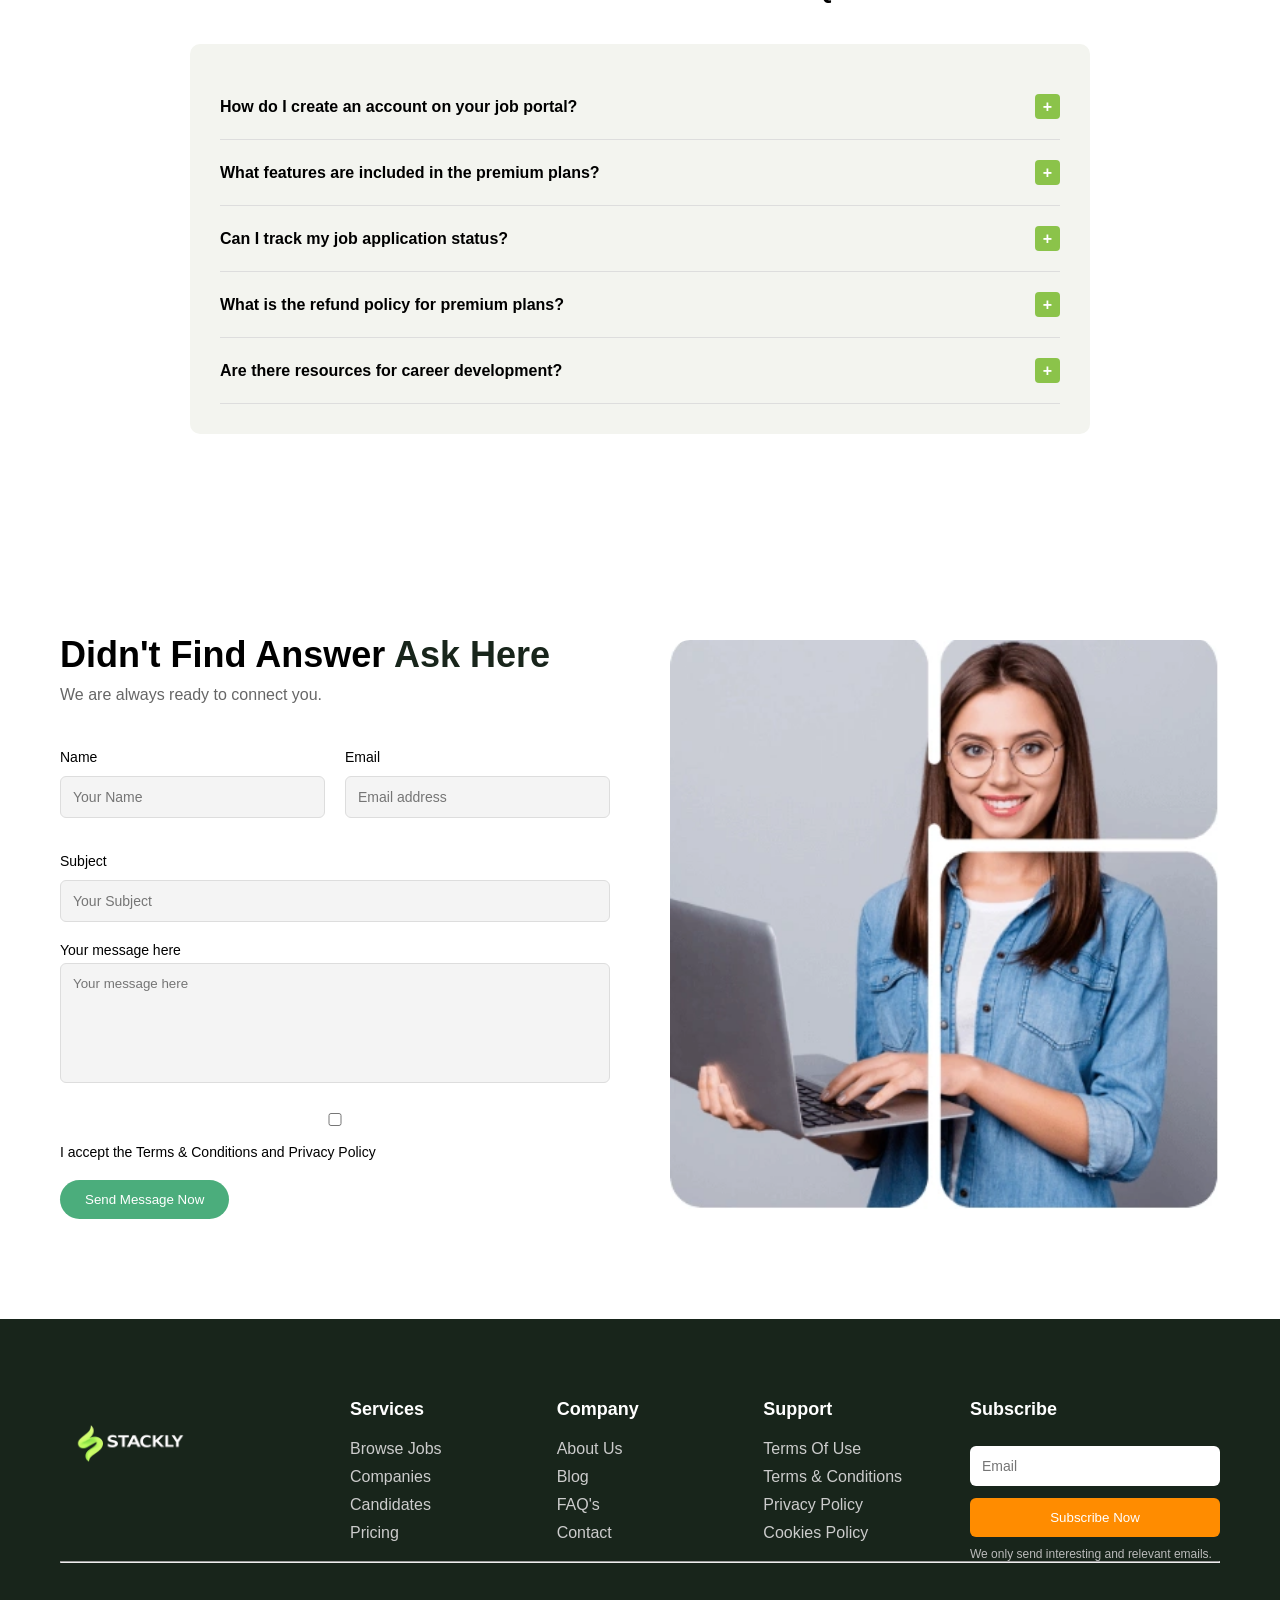
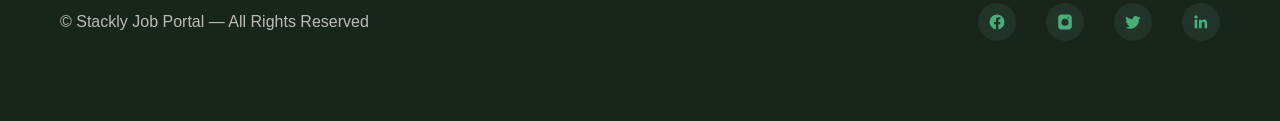
<file: services.html>
<!DOCTYPE html>

<html lang="en">

<head>

<meta charset="UTF-8">
<meta name="viewport" content="width=device-width, initial-scale=1.0">

<title>Stackly Job Portal</title>

<link rel="stylesheet" href="style.css">


<link href="https://cdnjs.cloudflare.com/ajax/libs/font-awesome/6.5.0/css/all.min.css" rel="stylesheet">
<link href="https://cdnjs.cloudflare.com/ajax/libs/font-awesome/6.5.0/css/all.min.css" rel="stylesheet">

</head>

<body>

<!-- ================= NAVBAR ================= -->


<header class="navbar">

<div class="nav-container">

<div class="logo">
  <a href="index.html">
    <img src="images/loo.webp" alt="Stackly Logo">
  </a>
</div>


<nav class="nav-menu" id="navMenu">

<div class="close-menu" id="closeMenu">
<i class="fa-solid fa-xmark"></i>
</div>

<ul>

<li class="dropdown">
<a href="index.html">Home <i class="fa fa-angle-down"></i></a>

<ul class="dropdown-menu">
<li><a href="home2.html">Home 2</a></li>
</ul>
</li>

<li><a href="about.html">About Us</a></li>
<li><a href="services.html">Services</a></li>
<li><a href="blogs.html">Blogs</a></li>
<li><a href="contact.html">Contact</a></li>
<li><a href="dashboard.html">Dashboard</a></li>

</ul>

</nav>

<div class="nav-right">

<a href="login.html" class="login-btn">Login</a>

<div class="hamburger" id="hamburger">
<i class="fa fa-bars"></i>
</div>

</div>

</div>

</header>














<section class="stackly-about-hero">

<div class="about-container">

<h1 class="about-title reveal">
SERVICES
</h1>

<p class="about-breadcrumb reveal">
HOME  >>  SERVICES

</p>

</div>

<!-- Decorative Shapes -->

<div class="shape shape1"></div>
<div class="shape shape2"></div>
<div class="shape shape3"></div>

</section>



<section class="jobs-section">

<div class="jobs-container">

<!-- FILTER SIDEBAR -->

<div class="jobs-sidebar">

<h3>Filter By</h3>

<div class="filter-group">

<label>Location</label>

<select>
<option>Montreal, Canada</option>
<option>New York</option>
<option>London</option>
</select>

</div>

<div class="filter-group">

<label>Categories</label>

<select>
<option>Data Science</option>
<option>Graphic Design</option>
<option>Web Development</option>
</select>

</div>

<div class="filter-group">

<label>Job Type</label>

<div class="checkbox">
<input type="checkbox"> Full Time
</div>

<div class="checkbox">
<input type="checkbox"> Part Time
</div>

<div class="checkbox">
<input type="checkbox"> Freelance
</div>

</div>

</div>

<!-- JOB LIST -->

<div class="jobs-content">

<div class="jobs-grid">

<!-- JOB CARD -->

<div class="job-card">

<img src="images/b (1).webp">

<div class="job-info">

<h4>Full Stack Developer with Machine Learning Experience</h4>

<p>Barcelona, Spain • $56/hour</p>

<button onclick="window.location.href='404.html'">Apply Now</button>

</div>

</div>

<div class="job-card">

<img src="images/b (2).webp">

<div class="job-info">

<h4>UI/UX Designer with Research Experience</h4>

<p>Toronto, Canada • $45/hour</p>

<button onclick="window.location.href='404.html'">Apply Now</button>

</div>

</div>

<div class="job-card">

<img src="images/b (3).webp">

<div class="job-info">

<h4>Video Animation with VFX & 3D  stackly editing.</h4>

<p>Hampshire • $65/hour</p>

<button onclick="window.location.href='404.html'">Apply Now</button>

</div>

</div>

<div class="job-card">

<img src="images/b (4).webp">

<div class="job-info">

<h4>Creative Graphic Designer</h4>

<p>Florida • $50/hour</p>

<button onclick="window.location.href='404.html'">Apply Now</button>

</div>

</div>

</div>

</div>

</div>

</section>






<section class="blog-section">

<div class="blog-container">

<!-- SIDEBAR -->

<div class="blog-sidebar">

<h3>Recent Articles</h3>

<div class="recent-post">

<img src="images/CC (1).webp">

<div>
<p>Networking 101: Building Connections</p>
<span>15 Jul, 2025</span>
</div>

</div>

<div class="recent-post">

<img src="images/CC (2).webp">

<div>
<p>Top Tips for Crafting a Resume</p>
<span>20 Jul, 2025</span>
</div>

</div>

<div class="recent-post">

<img src="images/CC (3).webp">

<div>
<p>How to Ace Your Next Interview</p>
<span>22 Jul, 2025</span>
</div>

</div>

<h3>Tags</h3>

<div class="tags">

<span>Graphic Design</span> <span>Video Editing</span> <span>Web Development</span> <span>Software</span> <span>SEO</span>

</div>

</div>

<!-- BLOG POSTS -->

<div class="blog-posts">

<div class="blog-grid">

<div class="blog-card reveal">

<img src="images/CC (4).webp">

<h4>Success Stories: How Job Seekers Landed.</h4>

<p>15 Jul, 2025</p>

<a href="404.html">Read More →</a>

</div>

<div class="blog-card reveal">

<img src="images/CC (1).webp">

<h4>The Ultimate Guide to Crafting a Resume</h4>

<p>16 Jul, 2025</p>

<a href="404.html">Read More →</a>

</div>

<div class="blog-card reveal">

<img src="images/CC (2).webp">

<h4>10 Proven Strategies for Acing Interviews</h4>

<p>18 Jul, 2025</p>

<a href="404.html">Read More →</a>

</div>

<div class="blog-card reveal">

<img src="images/CC (3).webp">

<h4>Exploring the Future of Remote Work</h4>

<p>19 Jul, 2025</p>

<a href="404.html">Read More →</a>

</div>

<div class="blog-card reveal">

<img src="images/CC (4).webp">

<h4>Full Stack Developer with AI</h4>

<p>21 Jul, 2025</p>

<a href="404.html">Read More →</a>

</div>

<div class="blog-card reveal">

<img src="images/ko (6).webp">

<h4>Print Publishing UI Layout Mockups</h4>

<p>22 Jul, 2025</p>

<a href="404.html">Read More →</a>

</div>

</div>

<!-- PAGINATION -->



</div>

</div>

</section>



<section class="pricing-section">

<h2 class="pricing-title">Choose A Plan That Fits You</h2>

<div class="pricing-toggle">

<span>Monthly</span>

<label class="switch">
<input type="checkbox" id="togglePlan">
<span class="slider"></span>
</label>

<span>Yearly</span>

</div>

<div class="pricing-container">

<!-- PLAN 1 -->

<div class="price-card reveal">

<h4>PERSONAL</h4>

<h1 id="price1">$15 <span>/ Monthly</span></h1>

<p>Perfect for job seekers exploring opportunities.</p>

<ul>

<li>✔ Access to Job Listings</li>
<li>✔ Job Alerts Email</li>
<li>✔ Easy Application Process</li>
<li>✔ Personal Profile Creation</li>
<li class="disable">✖ Enhanced Profile Visibility</li>

</ul>
<button class="green-btn" onclick="window.location.href='404.html'">
Get Started Now
</button>

</div>

<!-- PLAN 2 -->

<div class="price-card reveal">

<h4>STANDARD</h4>

<h1 id="price2">$25 <span>/ Monthly</span></h1>

<p>Perfect for job seekers exploring opportunities.</p>

<ul>

<li>✔ Access to Job Listings</li>
<li>✔ Job Alerts Email</li>
<li>✔ Easy Application Process</li>
<li>✔ Personal Profile Creation</li>
<li>✔ Enhanced Profile Visibility</li>

</ul>
<button class="green-btn" onclick="window.location.href='404.html'">
Get Started Now
</button>

</div>

<!-- PLAN 3 -->

<div class="price-card premium reveal">

<h4>PREMIUM</h4>

<h1 id="price3">$35 <span>/ Monthly</span></h1>

<p>Perfect for professionals seeking unlimited access.</p>

<ul>

<li>✔ Access to Job Listings</li>
<li>✔ Job Alerts Email</li>
<li>✔ Easy Application Process</li>
<li>✔ Enhanced Profile Visibility</li>
<li>✔ Unlimited Applications</li>

</ul>
<button class="green-btn" onclick="window.location.href='404.html'">
Get Started Now
</button>
</div>

</div>

</section>




<script>


  

let toggle = document.getElementById("togglePlan");

toggle.addEventListener("change", function(){

let price1 = document.getElementById("price1");
let price2 = document.getElementById("price2");
let price3 = document.getElementById("price3");

if(toggle.checked){

price1.innerHTML = "$150 <span>/ Yearly</span>";
price2.innerHTML = "$250 <span>/ Yearly</span>";
price3.innerHTML = "$350 <span>/ Yearly</span>";

}else{

price1.innerHTML = "$15 <span>/ Monthly</span>";
price2.innerHTML = "$25 <span>/ Monthly</span>";
price3.innerHTML = "$35 <span>/ Monthly</span>";

}

});


</script>



<section class="faq-section">

<h2>Find Your Answers From The FAQ</h2>

<div class="faq-container">

<div class="faq-item">

<div class="faq-question">

<h4>How do I create an account on your job portal?</h4>

<span class="faq-toggle">+</span>

</div>

<div class="faq-answer">

<p>
To create an account, click the "Sign Up" button at the top right corner
and fill in your name, email and password.
</p>

</div>

</div>

<div class="faq-item">

<div class="faq-question">

<h4>What features are included in the premium plans?</h4>

<span class="faq-toggle">+</span>

</div>

<div class="faq-answer">

<p>
Premium plans include unlimited job applications, enhanced profile
visibility and priority support.
</p>

</div>

</div>

<div class="faq-item">

<div class="faq-question">

<h4>Can I track my job application status?</h4>

<span class="faq-toggle">+</span>

</div>

<div class="faq-answer">

<p>
Yes. Your dashboard will show all applied jobs and the status updates
from employers.
</p>

</div>

</div>

<div class="faq-item">

<div class="faq-question">

<h4>What is the refund policy for premium plans?</h4>

<span class="faq-toggle">+</span>

</div>

<div class="faq-answer">

<p>
You can request a refund within 7 days of purchase if you haven't used
the premium services.
</p>

</div>

</div>

<div class="faq-item">

<div class="faq-question">

<h4>Are there resources for career development?</h4>

<span class="faq-toggle">+</span>

</div>

<div class="faq-answer">

<p>
Yes. Stackly offers blog articles, interview preparation guides
and career tips.
</p>

</div>

</div>

</div>

</section>




<section class="ask-section">

<div class="ask-container">

<!-- LEFT FORM -->

<div class="ask-form reveal">

<h2>Didn't Find Answer <span>Ask Here</span></h2>

<p>We are always ready to connect you.</p>

<form id="contactForm">

<div class="form-row">

<div class="input-group">
<label>Name</label>
<input type="text" id="name" placeholder="Your Name">
</div>

<div class="input-group">
<label>Email</label>
<input type="email" id="email" placeholder="Email address">
</div>

</div>

<div class="input-group">
<label>Subject</label>
<input type="text" id="subject" placeholder="Your Subject">
</div>

<div class="input-group">
<label>Your message here</label>
<textarea id="message" placeholder="Your message here"></textarea>
</div>

<div class="checkbox">

<input type="checkbox" id="terms">

<label>
I accept the Terms & Conditions and Privacy Policy
</label>

</div>

<button type="submit">Send Message Now</button>

</form>

</div>

<!-- RIGHT IMAGE -->

<div class="ask-image reveal">

<img src="images/GIRLS.webp">

</div>

</div>

</section>





<footer class="stackly-footer">

<div class="footer-container">

<!-- LOGO -->
<div class="footer-logo">
  <a href="index.html">
    <img src="images/loo.webp" alt="logo">
  </a>
</div>
<!-- SERVICES -->

<div class="footer-col">

<h3>Services</h3>

<a href="404.html">Browse Jobs</a> <a href="404.html">Companies</a> <a href="404.html">Candidates</a> <a href="404.html">Pricing</a>

</div>

<!-- COMPANY -->

<div class="footer-col">

<h3>Company</h3>

<a href="about.html">About Us</a> <a href="blogs.html">Blog</a> <a href="404.html">FAQ's</a> <a href="contact.html">Contact</a>

</div>

<!-- SUPPORT -->

<div class="footer-col">

<h3>Support</h3>

<a href="404.html">Terms Of Use</a> <a href="#">Terms & Conditions</a> <a href="404.html">Privacy Policy</a> <a href="404.html">Cookies Policy</a>

</div>

<!-- SUBSCRIBE -->

<div class="footer-col subscribe">

<h3>Subscribe</h3>

<input type="email" id="emailInput" placeholder="Email">

<button onclick="validateEmail()">
Subscribe Now
</button>

<p class="note">
We only send interesting and relevant emails.
</p>

</div>

</div>

<hr>

<div class="footer-bottom">

<p>© Stackly Job Portal — All Rights Reserved</p>

<div class="social">

<a href="404.html" class="social-icon">

<svg viewBox="0 0 24 24">
<path d="M22 12a10 10 0 10-11.5 9.9v-7h-2.6V12h2.6V9.7c0-2.6 1.6-4 3.9-4 1.1 0 2.2.2 2.2.2v2.4h-1.2c-1.2 0-1.6.8-1.6 1.6V12h2.7l-.4 2.9h-2.3v7A10 10 0 0022 12z"/>
</svg>

</a>

<a href="404.html" class="social-icon">

<svg viewBox="0 0 24 24">
<path d="M7 2C4.8 2 3 3.8 3 6v12c0 2.2 1.8 4 4 4h10c2.2 0 4-1.8 4-4V6c0-2.2-1.8-4-4-4H7zm5 5.5A4.5 4.5 0 1112 17a4.5 4.5 0 010-9.5zm5.3-.9a1 1 0 11-2 0 1 1 0 012 0z"/>
</svg>

</a>

<a href="404.html" class="social-icon">

<svg viewBox="0 0 24 24">
<path d="M22 5.9c-.8.4-1.6.6-2.4.8.9-.5 1.5-1.3 1.8-2.2-.8.5-1.8.9-2.7 1.1A4.2 4.2 0 0015.5 4c-2.3 0-4.1 2-3.6 4.3A11.9 11.9 0 013 5.1a4.2 4.2 0 001.3 5.6c-.7 0-1.3-.2-1.9-.5 0 2 1.4 3.7 3.4 4.1-.6.2-1.3.2-1.9.1.5 1.6 2.1 2.8 4 2.8A8.5 8.5 0 012 19.5 12 12 0 008.3 21c7.6 0 11.8-6.4 11.5-12.2.8-.6 1.5-1.3 2.1-2.1z"/>
</svg>

</a>

<a href="404.html" class="social-icon">

<svg viewBox="0 0 24 24">
<path d="M20.4 20.4h-3.6v-5.6c0-1.3 0-3-1.8-3s-2.1 1.4-2.1 2.9v5.7H9.3V9h3.4v1.6h.1c.5-.9 1.6-1.8 3.3-1.8 3.5 0 4.1 2.3 4.1 5.3v6.3zM5.3 7.4A2.1 2.1 0 115.3 3a2.1 2.1 0 010 4.4zM7.1 20.4H3.5V9h3.6v11.4z"/>
</svg>

</a>

</div>


</div>

</footer>

<button id="scrollTopBtn">

<svg viewBox="0 0 24 24">
<path d="M12 5l-7 7h4v7h6v-7h4z"/>
</svg>

</button>



<script src="main.js"></script>

</body>
</html>
</file>
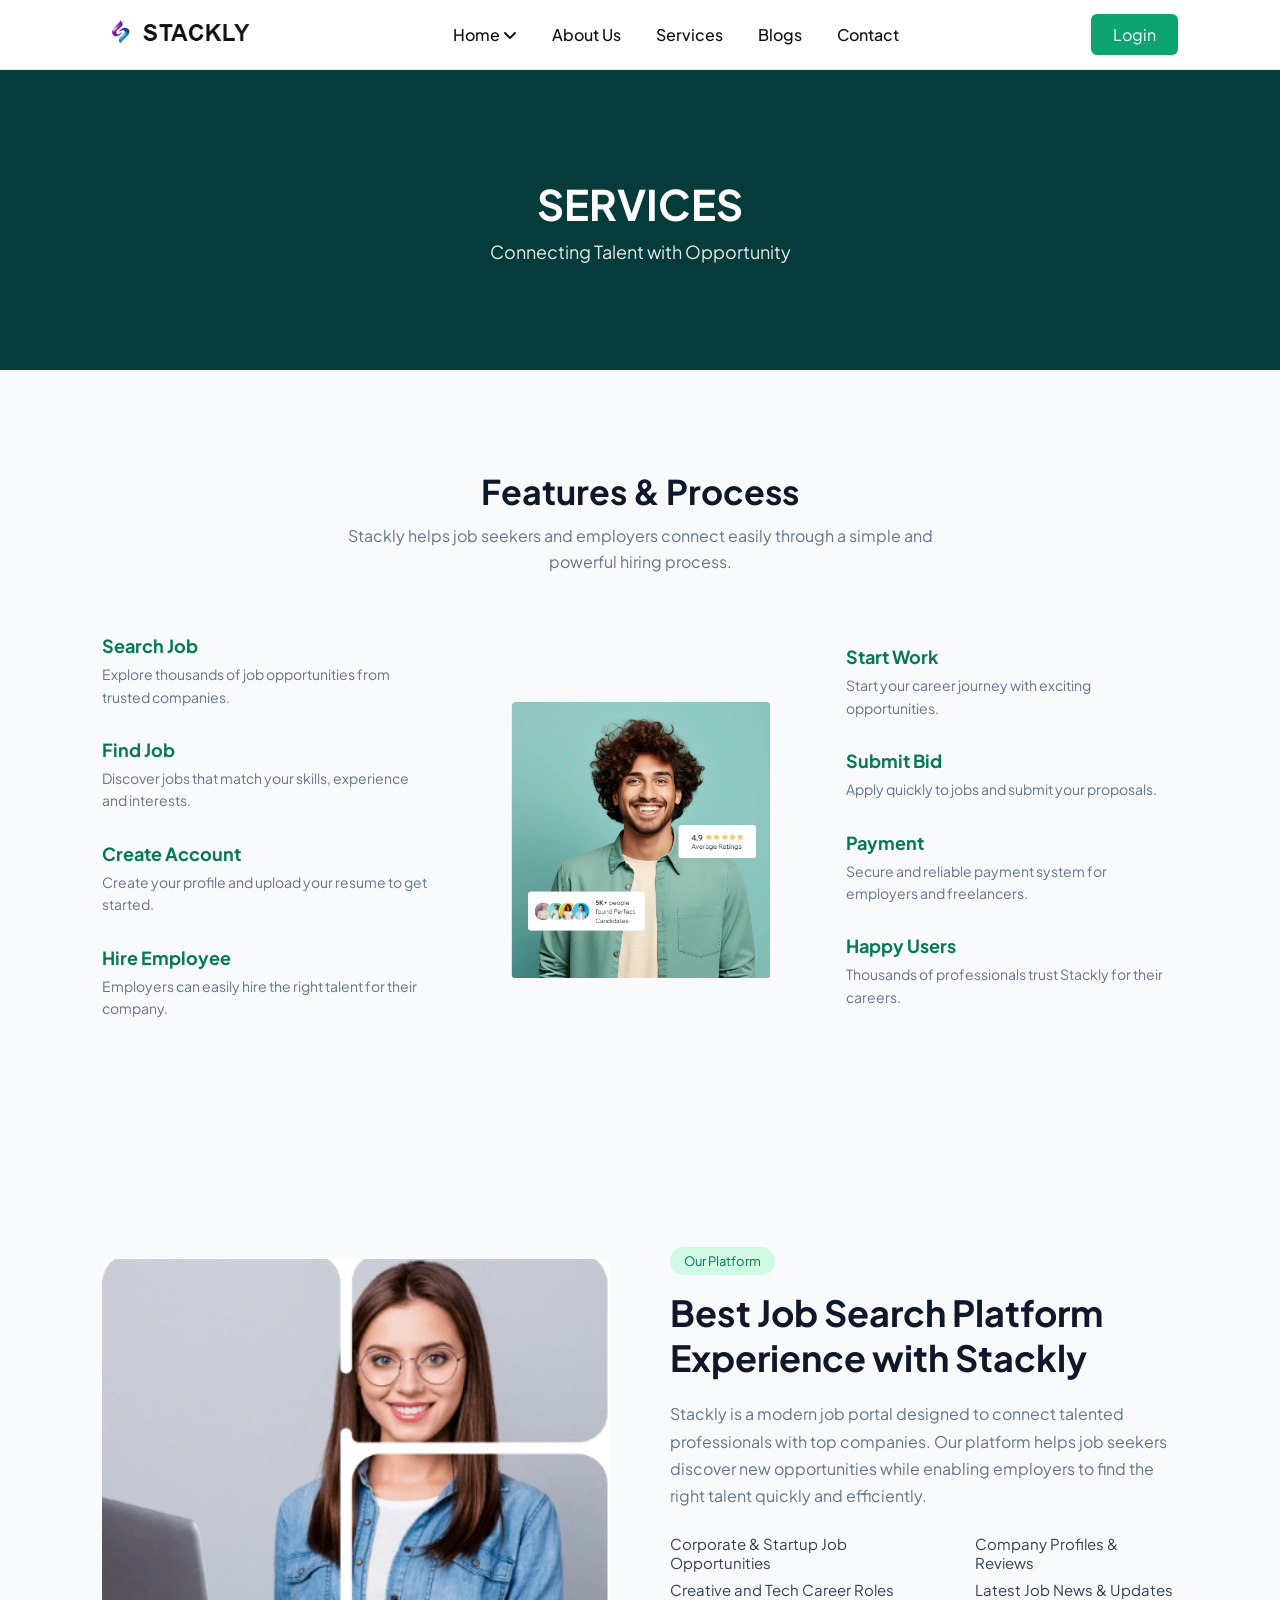
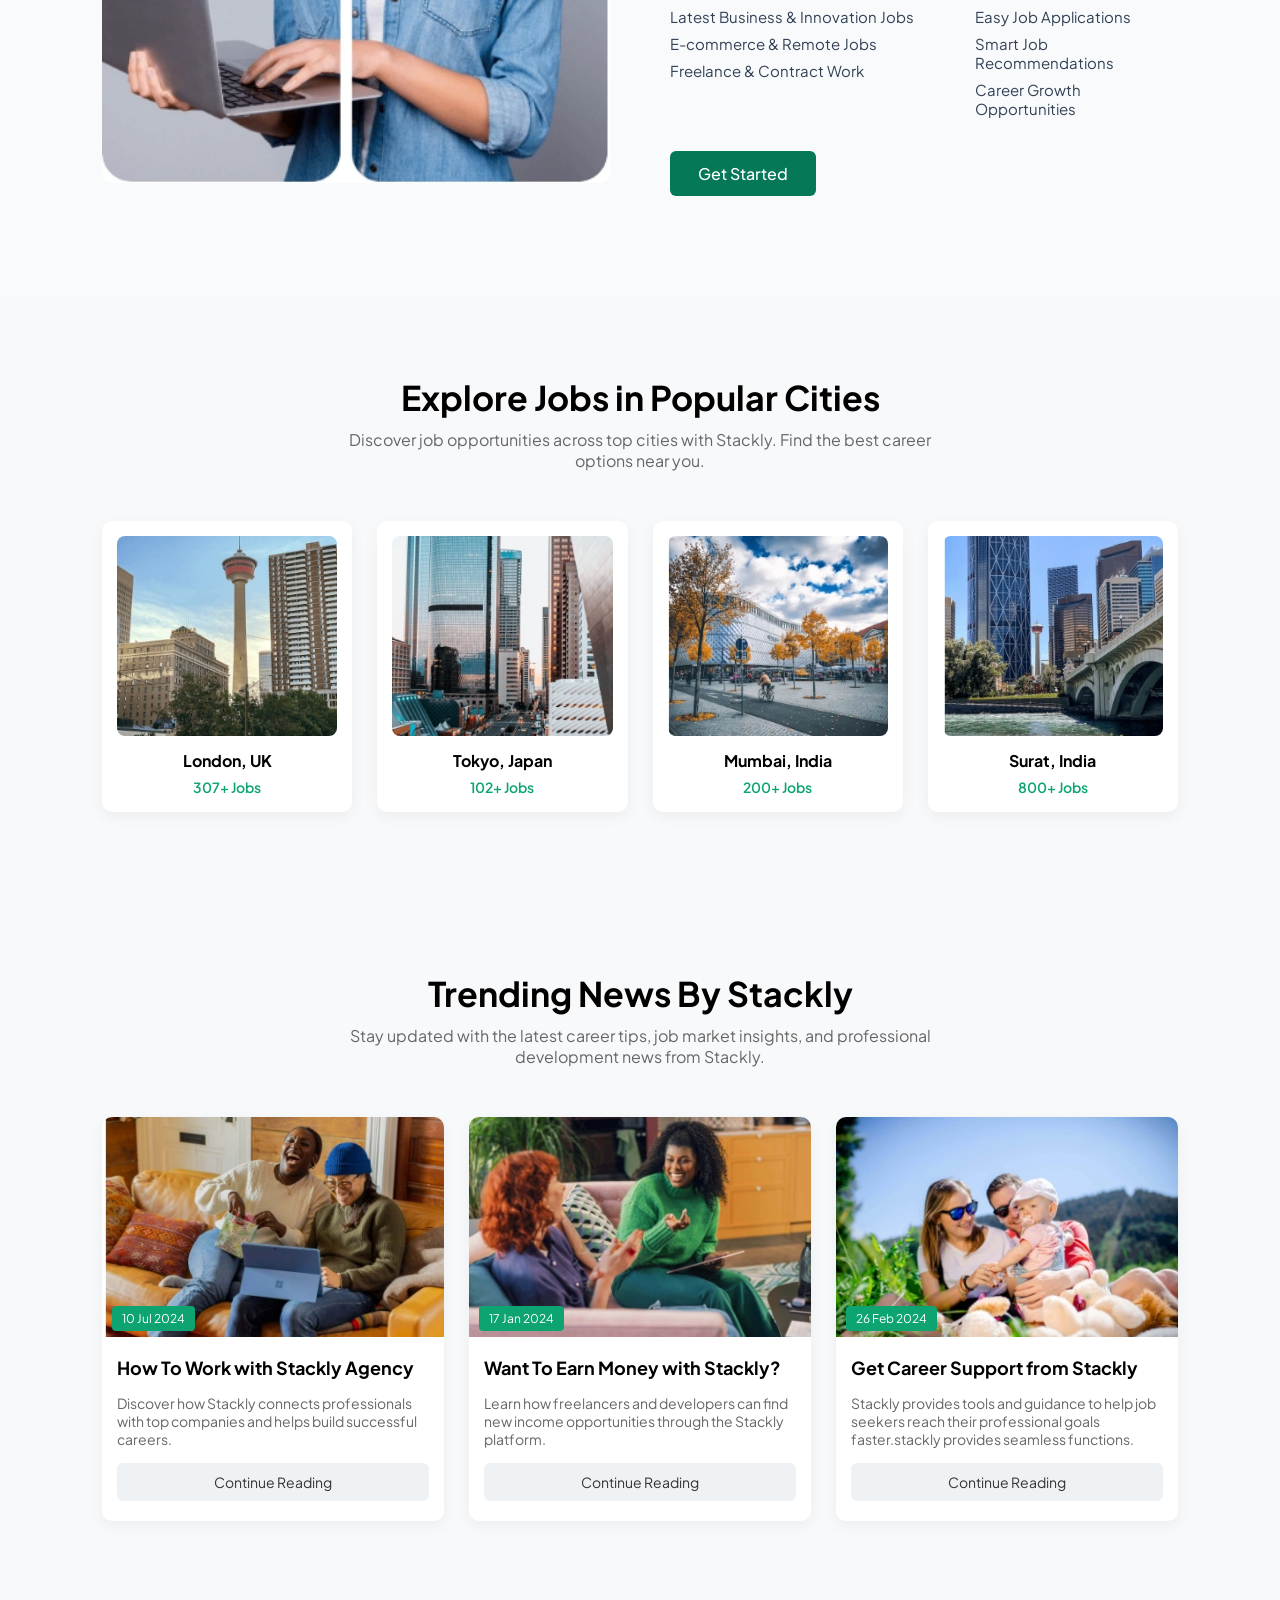
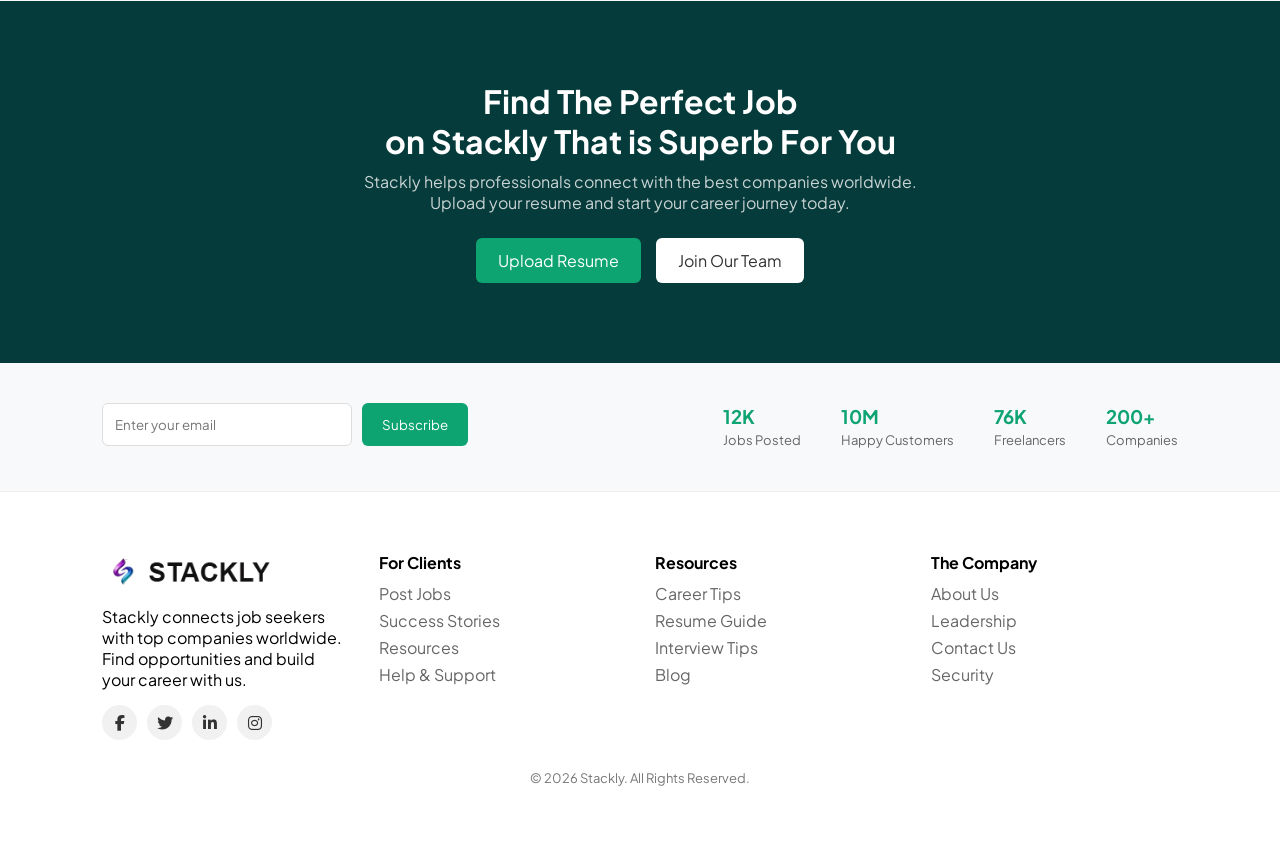
<file: services2.html>
<!DOCTYPE html>
<html lang="en">
<head>

<meta charset="UTF-8">
<meta name="viewport" content="width=device-width, initial-scale=1.0">

<title>Stackly</title>

<link rel="stylesheet" href="app.css">

<link href="https://fonts.googleapis.com/css2?family=Plus+Jakarta+Sans:wght@400;500;600;700&display=swap" rel="stylesheet">

<link rel="stylesheet"
href="https://cdnjs.cloudflare.com/ajax/libs/font-awesome/6.5.0/css/all.min.css">

<link href="https://unpkg.com/aos@2.3.4/dist/aos.css" rel="stylesheet">

</head>

<body>


<!-- HEADER -->

<header class="header">

<div class="container">

<div class="logo">
<a href="home2.html">
<img src="images/logo2.webp" alt="Stackly Logo">
</a>
</div>

<nav class="nav">

<ul>

<li class="dropdown">
<a href="home2.html">Home <i class="fa fa-angle-down"></i></a>

<ul class="dropdown-menu">
<li><a href="index.html">Home 1</a></li>
</ul>

</li>

<li><a href="about2.html">About Us</a></li>
<li><a href="services2.html">Services</a></li>
<li><a href="blogs2.html">Blogs</a></li>
<li><a href="contact2.html">Contact</a></li>


</a></li>

</ul>

</nav>


<div class="login-btn">
<a href="404page.html">Login</a>
</div>


<div class="hamburger">
<i class="fa fa-bars"></i>
</div>

</div>

</header>



<div class="mobile-menu">

<div class="mobile-header">

<div class="close-menu">
<i class="fa fa-times"></i>
</div>

</div>

<ul>

<li class="mobile-dropdown">

<div class="mobile-link">
Home <i class="fa fa-angle-down"></i>
</div>

<ul class="mobile-submenu">
<li><a href="index.html">Home 1</a></li>
</ul>

</li>

<li><a href="about2.html">About Us</a></li>
<li><a href="services2.html">Services</a></li>
<li><a href="blogs2.html">Blogs</a></li>
<li><a href="contact2.html">Contact</a></li>

</ul>

<div class="mobile-login">
<a href="#">Login</a>
</div>

</div>





<section class="stackly-about-hero">

<h1>SERVICES</h1>
<p>Connecting Talent with Opportunity</p>

</section>





<!-- STACKLY FEATURES & PROCESS -->

<section class="stackly-process-section">

<div class="stackly-process-container">

<h2 class="stackly-process-title">Features & Process</h2>

<p class="stackly-process-subtitle">
Stackly helps job seekers and employers connect easily through a
simple and powerful hiring process.
</p>

<div class="stackly-process-wrapper">

<!-- LEFT SIDE -->

<div class="stackly-process-left">

<div class="stackly-process-item">
<h4>Search Job</h4>
<p>Explore thousands of job opportunities from trusted companies.</p>
</div>

<div class="stackly-process-item">
<h4>Find Job</h4>
<p>Discover jobs that match your skills, experience and interests.</p>
</div>

<div class="stackly-process-item">
<h4>Create Account</h4>
<p>Create your profile and upload your resume to get started.</p>
</div>

<div class="stackly-process-item">
<h4>Hire Employee</h4>
<p>Employers can easily hire the right talent for their company.</p>
</div>

</div>

<!-- CENTER IMAGE -->

<div class="stackly-process-center">

<img src="images/boy.webp" class="stackly-process-img">

</div>

<!-- RIGHT SIDE -->

<div class="stackly-process-right">

<div class="stackly-process-item">
<h4>Start Work</h4>
<p>Start your career journey with exciting opportunities.</p>
</div>

<div class="stackly-process-item">
<h4>Submit Bid</h4>
<p>Apply quickly to jobs and submit your proposals.</p>
</div>

<div class="stackly-process-item">
<h4>Payment</h4>
<p>Secure and reliable payment system for employers and freelancers.</p>
</div>

<div class="stackly-process-item">
<h4>Happy Users</h4>
<p>Thousands of professionals trust Stackly for their careers.</p>
</div>

</div>

</div>

</div>

</section>



<!-- STACKLY SHOWCASE SECTION -->

<section class="stackly-showcase-section">

<div class="stackly-showcase-container">

<!-- LEFT IMAGE -->

<div class="stackly-showcase-image">

<img src="images/GIRLS.webp" alt="Stackly Job Portal">

</div>

<!-- RIGHT CONTENT -->

<div class="stackly-showcase-content">

<span class="stackly-showcase-badge">Our Platform</span>

<h2 class="stackly-showcase-title">
Best Job Search Platform <br>
Experience with Stackly
</h2>

<p class="stackly-showcase-text">
Stackly is a modern job portal designed to connect talented
professionals with top companies. Our platform helps job
seekers discover new opportunities while enabling employers
to find the right talent quickly and efficiently.
</p>

<div class="stackly-showcase-features">

<ul>
<li>Corporate & Startup Job Opportunities</li>
<li>Creative and Tech Career Roles</li>
<li>Latest Business & Innovation Jobs</li>
<li>E-commerce & Remote Jobs</li>
<li>Freelance & Contract Work</li>
</ul>

<ul>
<li>Company Profiles & Reviews</li>
<li>Latest Job News & Updates</li>
<li>Easy Job Applications</li>
<li>Smart Job Recommendations</li>
<li>Career Growth Opportunities</li>
</ul>

</div>

<a href="404page.html" class="stackly-showcase-btn">Get Started</a>

</div>

</div>

</section>













<!-- EXPLORE JOBS BY CITY -->

<section class="cities">

<div class="cities-title" data-aos="fade-up">

<h2>Explore Jobs in Popular Cities</h2>

<p>
Discover job opportunities across top cities with Stackly.
Find the best career options near you.
</p>

</div>


<div class="cities-container">


<!-- CITY 1 -->

<div class="city-card" data-aos="fade-up">

<img src="images/mo (1).webp">

<h4>London, UK</h4>

<span>307+ Jobs</span>

</div>


<!-- CITY 2 -->

<div class="city-card" data-aos="fade-up">

<img src="images/mo (2).webp">

<h4>Tokyo, Japan</h4>

<span>102+ Jobs</span>

</div>


<!-- CITY 3 -->

<div class="city-card" data-aos="fade-up">

<img src="images/mo (3).webp">

<h4>Mumbai, India</h4>

<span>200+ Jobs</span>

</div>


<!-- CITY 4 -->

<div class="city-card" data-aos="fade-up">

<img src="images/mo (36).webp">

<h4>Surat, India</h4>

<span>800+ Jobs</span>

</div>

</div>

</section>






<!-- TRENDING NEWS -->

<section class="blog">

<div class="blog-title" data-aos="fade-up">

<h2>Trending News By Stackly</h2>

<p>
Stay updated with the latest career tips, job market insights,
and professional development news from Stackly.
</p>

</div>


<div class="blog-container">


<!-- BLOG 1 -->

<div class="blog-card" data-aos="fade-up">

<div class="blog-image">

<img src="images/mo (4).webp">

<span class="blog-date">10 Jul 2024</span>

</div>

<h4>How To Work with Stackly Agency</h4>

<p>
Discover how Stackly connects professionals with top
companies and helps build successful careers.
</p>

<a href="#" class="blog-btn">Continue Reading</a>

</div>


<!-- BLOG 2 -->

<div class="blog-card" data-aos="fade-up">

<div class="blog-image">

<img src="images/mo (5).webp">

<span class="blog-date">17 Jan 2024</span>

</div>

<h4>Want To Earn Money with Stackly?</h4>

<p>
Learn how freelancers and developers can find new
income opportunities through the Stackly platform.
</p>

<a href="#" class="blog-btn">Continue Reading</a>

</div>


<!-- BLOG 3 -->

<div class="blog-card" data-aos="fade-up">

<div class="blog-image">

<img src="images/mo (6).webp">

<span class="blog-date">26 Feb 2024</span>

</div>

<h4>Get Career Support from Stackly</h4>

<p>
Stackly provides tools and guidance to help job seekers
reach their professional goals faster.stackly provides seamless functions.
</p>

<a href="#" class="blog-btn">Continue Reading</a>

</div>


</div>

</section>





<!-- CTA SECTION -->

<section class="cta">

<h2>Find The Perfect Job <br> on Stackly That is Superb For You</h2>

<p>
Stackly helps professionals connect with the best companies worldwide.
Upload your resume and start your career journey today.
</p>

<div class="cta-buttons">

<a href="404page.html" class="btn-green">Upload Resume</a>
<a href="404page.html" class="btn-light">Join Our Team</a>

</div>

</section>



<!-- NEWSLETTER -->

<section class="newsletter">

<form id="subscribeForm">

<div class="subscribe-box">

<input type="text" id="email" placeholder="Enter your email">

<button type="submit">Subscribe</button>

</div>

<p id="emailError"></p>

</form>


<div class="stats">

<div>
<h3>12K</h3>
<span>Jobs Posted</span>
</div>

<div>
<h3>10M</h3>
<span>Happy Customers</span>
</div>

<div>
<h3>76K</h3>
<span>Freelancers</span>
</div>

<div>
<h3>200+</h3>
<span>Companies</span>
</div>

</div>

</section>




<!-- FOOTER -->

<footer class="footer">

<div class="footer-container">


<!-- LOGO SECTION -->

<div class="footer-col">
<div class="footer-logo">
  <a href="home2.html">
    <img src="images/logo2.webp" alt="Stackly Logo">
  </a>
</div>
<p>
Stackly connects job seekers with top companies worldwide.
Find opportunities and build your career with us.
</p>


<div class="social-icons">

<a href="404page.html"><i class="fa-brands fa-facebook-f"></i></a>
<a href="404page.html"><i class="fa-brands fa-twitter"></i></a>
<a href="404page.html"><i class="fa-brands fa-linkedin-in"></i></a>
<a href="404page.html"><i class="fa-brands fa-instagram"></i></a>

</div>

</div>



<!-- LINKS -->

<div class="footer-col">

<h4>For Clients</h4>

<ul>
<li><a href="404page.html">Post Jobs</a></li>
<li><a href="404page.html">Success Stories</a></li>
<li><a href="404page.html">Resources</a></li>
<li><a href="404page.html">Help & Support</a></li>
</ul>

</div>



<div class="footer-col">

<h4>Resources</h4>

<ul>
<li><a href="404page.html">Career Tips</a></li>
<li><a href="404page.html">Resume Guide</a></li>
<li><a href="404page.html">Interview Tips</a></li>
<li><a href="404page.html">Blog</a></li>
</ul>

</div>



<div class="footer-col">

<h4>The Company</h4>

<ul>
<li><a href="404page.html">About Us</a></li>
<li><a href="404page.html">Leadership</a></li>
<li><a href="404page.html">Contact Us</a></li>
<li><a href="404page.html">Security</a></li>
</ul>

</div>

</div>



<div class="copyright">

<p>© 2026 Stackly. All Rights Reserved.</p>

</div>

</footer>


<!-- SCROLL TO TOP BUTTON -->

<button id="scrollTopBtn">
<i class="fa fa-arrow-up"></i>
</button>


<script src="https://unpkg.com/aos@2.3.4/dist/aos.js"></script>
<script src="script.js"></script>

</body>
</html>
</file>
<file: style.css>
*{
margin:0;
padding:0;
box-sizing:border-box;
font-family:Arial;
}

/* NAVBAR */

.navbar{
background:#18251b;
padding:18px 60px;
position:fixed;
width:100%;
z-index:999;
}

.nav-container{
display:flex;
align-items:center;
justify-content:space-between;
}

.logo img{
height: 70px;
}

/* MENU */

.nav-menu ul{
display:flex;
gap:35px;
list-style:none;
}

.nav-menu ul li a{
color:white;
text-decoration:none;
font-size:15px;
}

/* LOGIN RIGHT */

.nav-right{
display:flex;
align-items:center;
gap:20px;
}

.login-btn{
background:#8dcf9b;
padding:10px 22px;
border-radius:25px;
color:#18251b;
font-weight:600;
text-decoration:none;
}

/* DROPDOWN */
/* DROPDOWN FIX */

.dropdown{
position:relative;
}

.dropdown-menu{

display:none;           /* hide by default */
position:absolute;
top:35px;
left:0;

background:#18251b;

padding:10px 20px;
border-radius:6px;

min-width:120px;

}

/* show ONLY when hovering */


/* HERO */

.hero{
display:grid;
grid-template-columns:50% 50%;
height:100vh;
padding-top:80px;
}

/* LEFT GREEN */

.hero-left{
background:#8dcf9b;
display:flex;
align-items:center;
justify-content:center;
}

.hero-img{
width:70%;
}

/* RIGHT WHITE */

.hero-right{
background:white;
padding:100px 80px;
display:flex;
flex-direction:column;
justify-content:center;
position:relative;
}

.hero-right h1{
font-size:50px;
margin-bottom:20px;
color:#18251b;
}

.hero-right p{
color:#555;
margin-bottom:30px;
}

/* SEARCH BAR */

.search-box{
display:grid;
grid-template-columns:repeat(4,1fr);
gap:10px;
background:white;
padding:18px;
border-radius:10px;
box-shadow:0 10px 30px rgba(0,0,0,0.1);
}

.search-box input,
.search-box select{
padding:12px;
border:1px solid #ddd;
border-radius:6px;
outline:none;
}

.search-box button{
background:#8dcf9b;
border:none;
border-radius:6px;
font-weight:600;
cursor:pointer;
}

/* ERROR BORDER */

.error{
border:2px solid red !important;
}

/* RIGHT IMAGE */

.hero-card{
position:absolute;
bottom:40px;
right:60px;
}

.hero-card img{
width:160px;
}

/* MOBILE */

.hamburger{
display:none;
font-size:24px;
color:white;
cursor:pointer;
}

.close-menu{
display:none;
position:absolute;
top:20px;
right:25px;
font-size:28px;
color:white;
cursor:pointer;
}

@media(max-width:900px){

.hero{
grid-template-columns:1fr;
}

.hero-left{
height:350px;
}

.hero-right{
padding:40px;
}

.search-box{
grid-template-columns:1fr;
}

.nav-menu{
position:fixed;
right:-100%;
top:0;
width:80%;
height:100vh;
background:#18251b;
display:flex;
justify-content:center;
align-items:center;
flex-direction:column;
transition:0.4s;
}

.nav-menu ul{
flex-direction:column;
gap:25px;
text-align:center;
}

.nav-menu.active{
right:0;
}

.close-menu{
display:block;
}

.hamburger{
display:block;
}

}

/* ANIMATION */

.hidden{
opacity:0;
transform:translateY(40px);
transition:0.8s;
}

.show{
opacity:1;
transform:translateY(0);
}



@media(max-width:900px){

.hero-card{

position:relative;   /* remove floating */
bottom:auto;
right:auto;

margin-top:20px;

display:flex;
justify-content:center;

}

.hero-card img{

width:120px;

}

}



/* SECTION */

.stackly-dream-job{
padding:100px 80px;
background:#ffffff;
}

.stackly-container{
display:grid;
grid-template-columns:1fr 1fr;
align-items:center;
gap:60px;
}

/* LEFT */

.stackly-left h2{
font-size:42px;
color:#18251b;
margin-bottom:20px;
}

.stackly-left p{
color:#555;
margin-bottom:30px;
max-width:500px;
}

/* FEATURES */

.stackly-features{
display:flex;
flex-wrap:wrap;
gap:15px;
margin-bottom:30px;
}

.feature-box{
background:#e9ecef;
padding:10px 18px;
border-radius:8px;
font-size:14px;
display:flex;
align-items:center;
gap:8px;
}

.feature-box i{
color:#ff8c00;
}

/* BUTTON */

.stackly-btn{
display:inline-block;
background:#0db36b;
color:white;
padding:14px 28px;
border-radius:30px;
text-decoration:none;
font-weight:600;
}

/* RIGHT IMAGE */

.stackly-right{
position:relative;
display:flex;
justify-content:center;
}

.stackly-main-image{
width:380px;
}

/* ROTATING TEXT */

.rotate-circle{

position:absolute;
bottom:-20px;
left:20px;

width:150px;
height:150px;

border-radius:50%;

display:flex;
align-items:center;
justify-content:center;

}

.circle-text{

font-size:12px;
letter-spacing:2px;
text-align:center;

animation:rotateText 10s linear infinite;

}

/* ROTATION */

@keyframes rotateText{

from{
transform:rotate(0deg);
}

to{
transform:rotate(360deg);
}

}

/* SCROLL ANIMATION */

.hidden{
opacity:0;
transform:translateY(40px);
transition:all 0.8s ease;
}

.show{
opacity:1;
transform:translateY(0);
}






/* SECTION */

.stackly-categories{

padding:100px 60px;
background:#ffffff;
text-align:center;

}

.categories-header h2{

font-size:36px;
color:#18251b;
margin-bottom:10px;

}

.categories-header p{

color:#666;
margin-bottom:50px;

}

/* SLIDER */

.categories-slider{

overflow:hidden;
position:relative;

}

.categories-track{

display:flex;
gap:20px;

animation:scrollCategories 25s linear infinite;

}

/* CATEGORY CARD */

.category-card{

background:#dbe7df;

padding:18px 30px;

border-radius:40px;

display:flex;
align-items:center;
gap:10px;

min-width:200px;

}

.category-card i{

font-size:18px;
color:#0db36b;

background:white;
padding:10px;
border-radius:50%;

}

.category-card span{

font-weight:600;

}

.category-card p{

font-size:12px;
color:#555;

}

/* SCROLL ANIMATION */

@keyframes scrollCategories{

0%{
transform:translateX(0);
}

100%{
transform:translateX(-50%);
}

}

/* VIEW ALL */

.view-categories{

display:inline-block;
margin-top:40px;

color:#0db36b;

text-decoration:none;
font-weight:600;

}

/* MOBILE */

@media(max-width:900px){

.stackly-categories{
padding:60px 20px;
}

.categories-track{
gap:15px;
}

.category-card{
min-width:160px;
}

}




@media(max-width:900px){

.stackly-dream-job{
padding:60px 20px;   /* adds left & right gap */
}

.stackly-container{
grid-template-columns:1fr;
gap:40px;
}

/* LEFT CONTENT ALIGNMENT */

.stackly-left{
text-align:left;
padding:0 5px;
}

/* FEATURE BOX ALIGN LEFT */

.stackly-features{
justify-content:flex-start;
}

/* BUTTON ALIGN LEFT */

.stackly-btn{
display:inline-block;
margin-top:15px;
}

/* IMAGE CENTERED BELOW */

.stackly-right{
display:flex;
justify-content:center;
margin-top:20px;
}

/* HIDE ROTATION CIRCLE ON MOBILE */

.rotate-circle{
display:none;
}

}


@media(max-width:900px){

.hero-card{
display:none;
}

}





.stackly-featured-jobs{

padding:100px 60px;
background:#f6f7f8;

}

.jobs-title{

text-align:center;
font-size:36px;
margin-bottom:30px;
color:#18251b;

}

/* FILTER BUTTONS */

.jobs-filter{

display:flex;
justify-content:center;
gap:10px;
margin-bottom:50px;
flex-wrap:wrap;

}

.filter-btn{

border:none;
padding:8px 18px;
border-radius:20px;
background:#e9ecef;
cursor:pointer;

}

.filter-btn.active{
background:#0db36b;
color:white;
}

/* GRID */

.jobs-grid{

display:grid;
grid-template-columns:repeat(3,1fr);
gap:25px;

}

/* JOB CARD */

.job-card{

background:white;
border-radius:12px;
overflow:hidden;

box-shadow:0 5px 20px rgba(0,0,0,0.08);

transition:0.3s;

}

.job-card:hover{

transform:translateY(-8px);

}

/* IMAGE */

.job-card img{

width:100%;
height:180px;
object-fit:cover;

}

/* CONTENT */

.job-content{

padding:20px;

}

.job-type{

font-size:12px;
background:#e8f7ef;
color:#0db36b;

padding:4px 10px;
border-radius:10px;

}

.job-content h3{

font-size:16px;
margin:12px 0;

}

.job-content p{

font-size:13px;
color:#666;

}

/* BUTTON */

.apply-btn{

margin-top:15px;

background:#ff8c00;
border:none;
padding:10px 20px;
border-radius:20px;
color:white;
cursor:pointer;

}

/* MOBILE */

@media(max-width:900px){

.jobs-grid{
grid-template-columns:1fr;
}

.stackly-featured-jobs{
padding:60px 20px;
}

}




.stackly-how{

padding:100px 60px;
background:#f6f7f8;

}

.how-title{

font-size:36px;
margin-bottom:60px;
color:#18251b;
max-width:400px;

}

/* GRID */

.how-grid{

display:grid;
grid-template-columns:repeat(4,1fr);
gap:30px;

}

/* CARD */

.how-card{

background:#e6efea;

padding:40px 20px;

text-align:center;

border-radius:8px;

transition:0.3s;

position:relative;

}

/* ICON */

.how-icon{

width:60px;
height:60px;

background:#0db36b;

color:white;

display:flex;
align-items:center;
justify-content:center;

border-radius:50%;

font-size:22px;

margin:0 auto 20px auto;

}

/* TEXT */

.how-card h3{

font-size:16px;
margin-bottom:10px;

}

.how-card p{

font-size:13px;
color:#666;

}

/* HOVER */

.how-card:hover{

transform:translateY(-10px);

}

/* MOBILE */

@media(max-width:900px){

.how-grid{
grid-template-columns:1fr;
gap:20px;
}

.stackly-how{
padding:60px 20px;
}

}


.hidden{

opacity:0;
transform:translateY(40px);

transition:all 0.8s ease;

}

.show{

opacity:1;
transform:translateY(0);

}



.stackly-hiring{

padding:100px 60px;
background:#f6f7f8;

}

.stackly-hiring-container{

display:grid;
grid-template-columns:1fr 1fr;
gap:60px;
align-items:center;

}

/* IMAGE */

.stackly-hiring-image{

position:relative;

}

.stackly-hiring-image img{

width:100%;
border-radius:10px;

}

/* FLOATING BOXES */

.rating-box{

position:absolute;
top:40%;
right:-20px;

background:white;
padding:12px 18px;

border-radius:8px;
box-shadow:0 5px 20px rgba(0,0,0,0.1);

font-size:14px;

}

.candidate-box{

position:absolute;
bottom:20px;
left:20px;

background:white;
padding:10px 15px;

border-radius:8px;
box-shadow:0 5px 20px rgba(0,0,0,0.1);

display:flex;
align-items:center;
gap:10px;

}

.candidate-box img{

width:80px;

}

/* CONTENT */

.stackly-hiring-content h2{

font-size:38px;
color:#18251b;
margin-bottom:20px;

}

.stackly-hiring-content p{

color:#555;
margin-bottom:30px;

}

/* STATS */

.stackly-stats{

display:flex;
gap:40px;
margin-bottom:30px;

}

.stackly-stats h3{

color:#ff7a00;
font-size:28px;

}

.stackly-stats span{

font-size:12px;
color:#666;

}

/* BUTTON */

.stackly-hiring-btn{

display:inline-block;
background:#0db36b;

padding:14px 28px;
color:white;

border-radius:25px;
text-decoration:none;

}

/* MOBILE */

@media(max-width:900px){

.stackly-hiring{

padding:60px 20px;

}

.stackly-hiring-container{

grid-template-columns:1fr;

}

.stackly-hiring-image{

margin-bottom:30px;

}

.rating-box{

right:10px;

}

}



.hidden{

opacity:0;
transform:translateY(40px);
transition:all 0.8s ease;

}

.show{

opacity:1;
transform:translateY(0);

}










.stackly-candidates{

padding:100px 60px;
background:white;
text-align:center;

}

.candidates-title{

font-size:36px;
margin-bottom:60px;
color:#18251b;

}

/* GRID */

.candidates-grid{

display:grid;
grid-template-columns:repeat(4,1fr);
gap:30px;

}

/* CARD */

.candidate-card{

background:#edf0e9;
padding:40px 20px;
border-radius:8px;

transition:0.3s;

}

.candidate-card:hover{

transform:translateY(-8px);

}

/* IMAGE */

.candidate-img{

width:110px;
height:110px;

margin:0 auto 20px auto;

border-radius:50%;
overflow:hidden;

background:#a6f31a;

}

.candidate-img img{

width:100%;
height:100%;
object-fit:cover;

}

/* TEXT */

.candidate-card h3{

font-size:18px;
margin-bottom:5px;

}

.role{

font-size:14px;
color:#666;
margin-bottom:12px;

}

.rating{

font-size:14px;
margin-bottom:10px;

}

.info{

display:flex;
justify-content:center;
gap:20px;

font-size:13px;
color:#555;

margin-bottom:20px;

}

/* BUTTON */

.profile-btn{

display:inline-block;

background:#0db36b;
color:white;

padding:10px 24px;

border-radius:25px;

text-decoration:none;

font-size:14px;

}

/* MOBILE */

@media(max-width:900px){

.stackly-candidates{
padding:60px 20px;
}

.candidates-grid{
grid-template-columns:1fr;
gap:20px;
}

}











.stackly-testimonials{

background:#eaebea;
padding:120px 60px;
position:relative;

background-image:url("images/pp.webp");
background-size:cover;
background-position:center;

}

/* OVERLAY */

.stackly-overlay{

position:absolute;
top:0;
left:0;

width:100%;
height:100%;

background:rgba(0,0,0,0.4);

}

/* CONTENT */

.stackly-testimonials-container{

position:relative;
z-index:2;

text-align:center;

}

.stackly-testimonials h2{

color:white;
font-size:36px;
margin-bottom:10px;

}

.subtitle{

color:#ddd;
margin-bottom:60px;

}

/* TESTIMONIAL WRAPPER */

.testimonial-wrapper{

display:flex;
align-items:center;
justify-content:center;
gap:30px;

}

/* CARD */

.testimonial-card{

background:white;
padding:40px;

border-radius:10px;

max-width:500px;

text-align:left;

box-shadow:0 10px 25px rgba(0,0,0,0.1);

}

/* HEADER */

.trust-header{

display:flex;
justify-content:space-between;
margin-bottom:20px;

font-weight:600;

}

/* TEXT */

.testimonial-text{

color:#555;
line-height:1.6;
margin-bottom:20px;

}

/* NAME */

.testimonial-card h4{

margin-bottom:5px;

}

.role{

color:#777;
font-size:13px;

}

/* ARROWS */

.arrow{

background:none;
border:none;

font-size:26px;
cursor:pointer;

color:#ff7a00;

}

/* MOBILE */

@media(max-width:900px){

.stackly-testimonials{

padding:80px 20px;

}

.testimonial-wrapper{

flex-direction:column;
gap:20px;

}

.arrow{

display:none;

}

}




.stackly-insights{

padding:100px 60px;
background:#f7f8f6;

}

/* HEADER */

.insights-header{

display:flex;
justify-content:space-between;
align-items:center;

margin-bottom:50px;

}

.insights-header h2{

font-size:36px;
color:#18251b;
margin-bottom:8px;

}

.insights-header p{

color:#666;

}

.browse-link{

color:#0db36b;
text-decoration:none;
font-weight:600;

}

/* GRID */

.insights-grid{

display:grid;
grid-template-columns:repeat(4,1fr);
gap:30px;

}

/* CARD */

.insight-card{

background:white;
border-radius:10px;

overflow:hidden;

transition:0.3s;

}

.insight-card:hover{

transform:translateY(-6px);

}

/* IMAGE */

.insight-card img{

width:100%;
height:180px;

object-fit:cover;

}

/* CONTENT */

.insight-content{

padding:20px;

}

.date{

font-size:13px;
color:#888;

display:block;
margin-bottom:10px;

}

.insight-content h3{

font-size:16px;
margin-bottom:15px;
color:#18251b;

}

.read-more{

color:#ff7a00;
text-decoration:none;
font-weight:500;

}

/* MOBILE */

@media(max-width:900px){

.stackly-insights{
padding:60px 20px;
}

.insights-header{
flex-direction:column;
align-items:flex-start;
gap:15px;
}

.insights-grid{
grid-template-columns:1fr;
}

}













.stackly-app{

background:#4bad7c;
padding:80px 60px;
border-radius:10px;
margin:100px auto;

}

.stackly-app-container{

display:grid;
grid-template-columns:1fr 1fr 1fr;
align-items:center;
gap:40px;

}

/* LEFT */

.app-left h2{

color:white;
font-size:40px;
line-height:1.3;

}

/* CENTER */

.app-center{

display:flex;
justify-content:center;
gap:20px;

}

.app-center img{

width:160px;

}

/* RIGHT */

.app-right{

color:white;

}

.app-right p{

margin-bottom:20px;
line-height:1.6;

}

/* BUTTONS */

.app-buttons{

display:flex;
flex-direction:column;
gap:15px;

}

.apple-btn,
.play-btn{

background:white;
color:#18251b;

padding:12px 18px;
border-radius:30px;

text-decoration:none;
font-size:14px;

display:inline-block;

width:220px;

}

/* MOBILE */

@media(max-width:900px){

.stackly-app{

padding:60px 20px;

}

.stackly-app-container{

grid-template-columns:1fr;
text-align:center;

}

.app-center{

margin:20px 0;

}

.app-buttons{

align-items:center;

}

}


/* BUTTON BASE */

.apple-btn,
.play-btn{

background:white;
color:#18251b;

padding:12px 18px;
border-radius:30px;

text-decoration:none;
font-size:14px;

display:inline-block;

width:220px;

transition:all 0.3s ease;

}

/* HOVER EFFECT */

.apple-btn:hover,
.play-btn:hover{

background:#18251b;
color:white;

transform:translateY(-3px);

box-shadow:0 8px 20px rgba(0,0,0,0.2);

}



.stackly-start{

padding:80px 60px;

}

.stackly-start-grid{

display:grid;
grid-template-columns:1fr 1fr;
gap:30px;

}

/* CARD */

.start-card{

display:flex;
justify-content:space-between;
align-items:center;

padding:40px;

border-radius:10px;

overflow:hidden;

}

/* COLORS */

.candidate{
background:#e9e1da;
}

.client{
background:#c8cbd4;
}

/* TEXT */

.start-content{

max-width:300px;

}

.start-content h2{

font-size:32px;
margin-bottom:10px;
color:#18251b;

}

.start-content p{

color:#555;
margin-bottom:20px;

}

/* BUTTONS */

.start-btn{

display:inline-block;
padding:12px 24px;

border-radius:25px;
text-decoration:none;
font-size:14px;

transition:0.3s;

}

/* BUTTON COLORS */

.candidate-btn{

background:#ff8c00;
color:white;

}

.client-btn{

background:#18251b;
color:white;

}

/* HOVER */

.start-btn:hover{

transform:translateY(-3px);
box-shadow:0 6px 15px rgba(0,0,0,0.2);

}

/* IMAGE */

.start-image img{

width:220px;

}

/* MOBILE */

@media(max-width:900px){

.stackly-start{

padding:60px 20px;

}

.stackly-start-grid{

grid-template-columns:1fr;
gap:20px;

}

.start-card{

flex-direction:column;
text-align:center;

}

.start-image img{

width:180px;
margin-top:20px;

}

}



.stackly-footer{

background:#18251b;
padding:80px 60px;
color:white;

}

.footer-container{

display:grid;
grid-template-columns:1.5fr 1fr 1fr 1fr 1.5fr;

gap:40px;

align-items:start;

}

/* LOGO */

.footer-logo img{

width:140px;

}

/* COLUMN */

.footer-col h3{

margin-bottom:20px;
font-size:18px;

}

.footer-col a{

display:block;
color:#ccc;

text-decoration:none;

margin-bottom:10px;

transition:0.3s;

}

.footer-col a:hover{

color:#4bad7c;

}

/* SUBSCRIBE */

.subscribe input{

width:100%;
padding:12px;

border:none;
border-radius:6px;

margin-bottom:12px;

}

.subscribe button{

width:100%;

padding:12px;

border:none;

background:#ff8c00;

color:white;

border-radius:6px;

cursor:pointer;

transition:0.3s;

}

.subscribe button:hover{

background:#ff6a00;

}

/* NOTE */

.note{

font-size:12px;
color:#bbb;
margin-top:10px;

}

/* FOOTER BOTTOM */

.footer-bottom{

display:flex;
justify-content:space-between;
align-items:center;

margin-top:40px;

}

.footer-bottom p{

color:#bbb;

}

.social a{

margin-left:15px;
color:#4bad7c;
text-decoration:none;

font-weight:bold;

}

/* MOBILE */

@media(max-width:900px){

.stackly-footer{

padding:60px 20px;

}

.footer-container{

grid-template-columns:1fr;
gap:30px;

}

.footer-bottom{

flex-direction:column;
gap:15px;

}

}



.social{

display:flex;
gap:15px;

}

.social-icon{

width:38px;
height:38px;

display:flex;
align-items:center;
justify-content:center;

background:#22332a;

border-radius:50%;

transition:0.3s;

}

.social-icon svg{

width:18px;
fill:#4bad7c;

transition:0.3s;

}

/* HOVER EFFECT */

.social-icon:hover{

background:#4bad7c;

transform:translateY(-3px);

}

.social-icon:hover svg{

fill:white;

}



#scrollTopBtn{

position:fixed;

right:30px;
bottom:30px;

width:45px;
height:45px;

border:none;
border-radius:50%;

background:white;

box-shadow:0 5px 15px rgba(0,0,0,0.2);

cursor:pointer;

display:none;

align-items:center;
justify-content:center;

transition:0.3s;

z-index:999;

}

#scrollTopBtn svg{

width:20px;
fill:#18251b;

}

/* HOVER */

#scrollTopBtn:hover{

background:#4bad7c;

transform:translateY(-4px);

}

#scrollTopBtn:hover svg{

fill:white;

}


.stackly-about-hero{

background:#18251b;
color:white;

padding:120px 20px;

text-align:center;

position:relative;

overflow:hidden;

}

/* TITLE */

.about-title{

font-size:48px;
margin-bottom:10px;

font-weight:700;

}

/* BREADCRUMB */

.about-breadcrumb{

color:#a0c4b8;
letter-spacing:2px;

}

/* SHAPES */

.shape{

position:absolute;
border-radius:50%;

opacity:0.15;

background:#4bad7c;

}

.shape1{

width:120px;
height:120px;

top:40px;
left:120px;

}

.shape2{

width:80px;
height:80px;

right:150px;
top:70px;

}

.shape3{

width:60px;
height:60px;

bottom:40px;
left:50%;

}

/* MOBILE */

@media(max-width:768px){

.stackly-about-hero{

padding:80px 20px;

}

.about-title{

font-size:34px;

}

.about-breadcrumb{

font-size:14px;

}

.shape{

display:none;

}

}




.stackly-about{

padding:100px 60px;
background:#ffffff;

}

.stackly-about-container{

display:grid;
grid-template-columns:1fr 1fr;
gap:60px;
align-items:center;

}

/* IMAGE */

.about-left img{

width:100%;
border-radius:20px;

}

/* CONTENT */

.about-right h2{

font-size:40px;
color:#18251b;
margin-bottom:20px;

}

.about-right span{

color:#4bad7c;

}

.about-right p{

color:#555;
line-height:1.6;
margin-bottom:25px;

}

/* LIST */

.about-list{

list-style:none;
padding:0;

}

.about-list li{

margin-bottom:12px;
padding-left:25px;
position:relative;
color:#18251b;

}

.about-list li::before{

content:"✔";
position:absolute;
left:0;
color:#ff8c00;

}

/* MOBILE */

@media(max-width:900px){

.stackly-about{

padding:60px 20px;

}

.stackly-about-container{

grid-template-columns:1fr;
gap:30px;

}

.about-right h2{

font-size:28px;

}

.about-left{

order:1;

}

.about-right{

order:2;

}

}



.stackly-works{

padding:100px 60px;
background:#ffffff;

text-align:center;

}

/* HEADER */

.works-header h2{

font-size:38px;
color:#18251b;

margin-bottom:10px;

}

.works-header p{

color:#777;
margin-bottom:60px;

}

/* GRID */

.works-grid{

display:grid;

grid-template-columns:repeat(3,1fr);

gap:40px;

}

/* CARD */

.work-card{

text-align:center;

}

/* IMAGE */

.work-image img{

width:100%;
max-width:300px;

margin-bottom:20px;

}

/* TITLE */

.work-card h3{

font-size:20px;
color:#18251b;

margin-bottom:10px;

}

/* TEXT */

.work-card p{

color:#666;
font-size:14px;
line-height:1.6;

}

/* MOBILE */

@media(max-width:900px){

.stackly-works{

padding:60px 20px;

}

.works-grid{

grid-template-columns:1fr;

gap:30px;

}

.work-image img{

max-width:250px;

}

}









.stackly-join{

background:#23333f;

padding:100px 60px;

color:white;

}

.stackly-join-container{

display:grid;

grid-template-columns:1fr 1fr;

gap:60px;

align-items:center;

}

/* TEXT */

.join-left h2{

font-size:40px;

margin-bottom:15px;

}

.join-left span{

color:#4bad7c;

}

.join-left p{

color:#c6d1d8;

line-height:1.6;

margin-bottom:25px;

}

/* FEATURES */

.join-features{

margin-bottom:25px;

}

.feature{

margin-bottom:18px;

font-weight:500;

}

.feature p{

font-size:14px;

color:#b7c3ca;

margin-top:5px;

}

/* BUTTON */

.join-btn{

display:inline-block;

padding:12px 28px;

background:#1dbf73;

color:white;

border-radius:30px;

text-decoration:none;

transition:0.3s;

}

.join-btn:hover{

background:#18a562;

transform:translateY(-3px);

}

/* IMAGE */

.join-right img{

width:100%;

border-radius:20px;

}

/* MOBILE */

@media(max-width:900px){

.stackly-join{

padding:60px 20px;

}

.stackly-join-container{

grid-template-columns:1fr;

gap:40px;

}

.join-left h2{

font-size:28px;

}

}

.reveal{

opacity:0;
transform:translateY(60px);
transition:all 0.8s ease;

}

.reveal.active{

opacity:1;
transform:translateY(0);

}








.jobs-section{

padding:100px 60px;

}

.jobs-container{

display:grid;

grid-template-columns:300px 1fr;

gap:40px;

}

/* SIDEBAR */

.jobs-sidebar{

background:#f4f6f2;

padding:25px;

border-radius:10px;

}

.jobs-sidebar h3{

margin-bottom:20px;

}

.filter-group{

margin-bottom:20px;

}

.filter-group label{

display:block;

margin-bottom:8px;

font-weight:600;

}

.filter-group select{

width:100%;

padding:10px;

border-radius:6px;

border:1px solid #ddd;

}

.checkbox{

margin-bottom:8px;

}

/* JOB GRID */

.jobs-grid{

display:grid;

grid-template-columns:repeat(2,1fr);

gap:30px;

}

/* JOB CARD */

.job-card{

background:#fff;

border-radius:10px;

overflow:hidden;

box-shadow:0 5px 15px rgba(0,0,0,0.05);

transition:0.3s;

}

.job-card:hover{

transform:translateY(-5px);

}

/* IMAGE */

.job-card img{

width:100%;

height:180px;

object-fit:cover;

}

/* CONTENT */

.job-info{

padding:20px;

}

.job-info h4{

font-size:16px;

margin-bottom:10px;

color:#18251b;

}

.job-info p{

color:#777;

margin-bottom:15px;

}

/* BUTTON */

.job-info button{

background:#ff8c00;

border:none;

color:white;

padding:10px 20px;

border-radius:25px;

cursor:pointer;

}

.job-info button:hover{

background:#ff6a00;

}

/* MOBILE */

@media(max-width:900px){

.jobs-section{

padding:60px 20px;

}

.jobs-container{

grid-template-columns:1fr;

}

.jobs-grid{

grid-template-columns:1fr;

}

}



.blog-section{

padding:100px 60px;

}

.blog-container{

display:grid;

grid-template-columns:300px 1fr;

gap:40px;

}

/* SIDEBAR */

.blog-sidebar{

background:#f4f6f2;

padding:25px;

border-radius:10px;

}

.blog-sidebar h3{

margin-bottom:15px;

}

.recent-post{

display:flex;

gap:10px;

margin-bottom:15px;

}

.recent-post img{

width:60px;
height:60px;

border-radius:6px;

object-fit:cover;

}

.recent-post p{

font-size:14px;

}

.recent-post span{

font-size:12px;

color:#777;

}

/* TAGS */

.tags{

display:flex;

flex-wrap:wrap;

gap:8px;

}

.tags span{

background:#e6ebe5;

padding:6px 12px;

border-radius:20px;

font-size:12px;

}

/* BLOG GRID */

.blog-grid{

display:grid;

grid-template-columns:repeat(2,1fr);

gap:30px;

}

.blog-card{

background:white;

border-radius:10px;

overflow:hidden;

box-shadow:0 5px 15px rgba(0,0,0,0.05);

transition:0.3s;

}

.blog-card:hover{

transform:translateY(-5px);

}

.blog-card img{

width:100%;

height:200px;

object-fit:cover;

}

.blog-card h4{

padding:15px;

font-size:16px;

}

.blog-card p{

padding:0 15px;

font-size:13px;

color:#777;

}

.blog-card a{

display:block;

padding:15px;

color:#ff8c00;

text-decoration:none;

}

/* PAGINATION */

.pagination{

margin-top:30px;

}

.page{

display:inline-block;

padding:8px 12px;

margin-right:5px;

background:#eee;

border-radius:50%;

cursor:pointer;

}

.page.active{

background:#4bad7c;

color:white;

}

/* MOBILE */

@media(max-width:900px){

.blog-section{

padding:60px 20px;

}

.blog-container{

grid-template-columns:1fr;

}

.blog-grid{

grid-template-columns:1fr;

}

}

.reveal{

opacity:0;

transform:translateY(40px);

transition:all 0.7s ease;

}

.reveal.active{

opacity:1;

transform:translateY(0);

}


.pricing-section{

padding:100px 60px;
text-align:center;

}

.pricing-title{

font-size:36px;
margin-bottom:20px;

}

/* TOGGLE */

.pricing-toggle{

display:flex;
justify-content:center;
gap:15px;
margin-bottom:40px;

}

.switch{

position:relative;
display:inline-block;
width:50px;
height:24px;

}

.switch input{

display:none;

}

.slider{

position:absolute;
cursor:pointer;
background:#ccc;
border-radius:50px;
top:0;
left:0;
right:0;
bottom:0;

}

.slider:before{

position:absolute;
content:"";
height:18px;
width:18px;
left:3px;
bottom:3px;
background:white;
border-radius:50%;
transition:0.3s;

}

input:checked + .slider{

background:#4bad7c;

}

input:checked + .slider:before{

transform:translateX(26px);

}

/* PRICING GRID */

.pricing-container{

display:grid;
grid-template-columns:repeat(3,1fr);
gap:30px;

}

/* CARD */

.price-card{

border:1px solid #ddd;
border-radius:15px;
padding:35px;
text-align:left;
transition:0.3s;

}

.price-card:hover{

transform:translateY(-10px);
box-shadow:0 10px 30px rgba(0,0,0,0.1);

}

.price-card h1{

font-size:38px;
margin:15px 0;

}

.price-card span{

font-size:14px;
color:#777;

}

.price-card ul{

margin:20px 0;

}

.price-card li{

margin-bottom:10px;

}

.disable{

color:#bbb;

}

/* BUTTONS */

.green-btn{

background:#4bad7c;
color:white;
padding:12px 25px;
border:none;
border-radius:25px;
cursor:pointer;

}

.dark-btn{

background:#222;
color:white;
padding:12px 25px;
border-radius:25px;

}

.orange-btn{

background:#ff8c00;
color:white;
padding:12px 25px;
border-radius:25px;

}

.outline-btn{

border:2px solid #ff8c00;
padding:10px 25px;
border-radius:25px;
color:#ff8c00;

}

/* PORTAL SECTION */

.portal-section{

padding:100px 60px;

}

.portal-container{

display:grid;
grid-template-columns:1fr 1fr;
align-items:center;
gap:40px;

}

.portal-text h2{

font-size:36px;
margin-bottom:15px;

}

.portal-text p{

color:#666;
margin-bottom:25px;

}

.portal-image img{

width:100%;

}

/* MOBILE */

@media(max-width:900px){

.pricing-container{

grid-template-columns:1fr;

}

.portal-container{

grid-template-columns:1fr;

text-align:center;

}

}


.reveal{

opacity:0;
transform:translateY(40px);
transition:0.7s;

}

.reveal.active{

opacity:1;
transform:translateY(0);

}




.faq-section{

padding:100px 60px;

}

.faq-section h2{

text-align:center;
margin-bottom:40px;

}

.faq-container{

max-width:900px;
margin:auto;

background:#f3f4ef;
padding:30px;
border-radius:10px;

}

.faq-item{

border-bottom:1px solid #ddd;
padding:20px 0;

}

.faq-question{

display:flex;
justify-content:space-between;
align-items:center;
cursor:pointer;

}

.faq-question h4{

font-size:16px;

}

.faq-toggle{

background:#8bc34a;
color:white;

width:25px;
height:25px;

display:flex;
align-items:center;
justify-content:center;

border-radius:4px;

font-weight:bold;

}

.faq-answer{

max-height:0;
overflow:hidden;
transition:0.4s;

}

.faq-answer p{

margin-top:15px;
color:#666;

}

.faq-item.active .faq-answer{

max-height:150px;

}

.faq-item.active .faq-toggle{

background:#4caf50;

}


@media(max-width:768px){

.faq-section{

padding:60px 20px;

}

.faq-question h4{

font-size:14px;

}

}



.ask-section{

padding:100px 60px;

}

.ask-container{

display:grid;

grid-template-columns:1fr 1fr;

gap:60px;

align-items:center;

}

/* FORM */

.ask-form h2{

font-size:36px;

margin-bottom:10px;

}

.ask-form span{

color:#18251b;

}

.ask-form p{

margin-bottom:30px;

color:#666;

}

/* INPUTS */

.form-row{

display:flex;

gap:20px;

}

.input-group{

width:100%;

margin-bottom:20px;

}

.input-group label{

display:block;

margin-bottom:5px;

}

.input-group input,
.input-group textarea{

width:100%;

padding:12px;

border:1px solid #ddd;

border-radius:6px;

background:#f4f4f4;

}

textarea{

height:120px;

resize:none;

}

/* CHECKBOX */

.checkbox{

margin-bottom:20px;

font-size:14px;

}

/* BUTTON */

.ask-form button{

background:#4bad7c;

color:white;

border:none;

padding:12px 25px;

border-radius:25px;

cursor:pointer;

}

.ask-form button:hover{

background:#389b6b;

}

/* IMAGE */

.ask-image img{

width:100%;

border-radius:20px;

}

/* MOBILE */

@media(max-width:900px){

.ask-section{

padding:60px 20px;

}

.ask-container{

grid-template-columns:1fr;

}

.form-row{

flex-direction:column;

}


}



.reveal{

opacity:0;
transform:translateY(40px);
transition:0.7s;

}

.reveal.active{

opacity:1;
transform:translateY(0);

}


.blog-page{

padding:100px 60px;

}

.blog-wrapper{

display:grid;

grid-template-columns:2fr 1fr;

gap:40px;

}

/* BLOG CARD */

.blog-card{

background:white;

border-radius:12px;

overflow:hidden;

box-shadow:0 6px 20px rgba(0,0,0,0.05);

margin-bottom:30px;

transition:0.3s;

}

.blog-card:hover{

transform:translateY(-6px);

}

.blog-card img{

width:100%;
height:260px;

object-fit:cover;

}

.blog-info{

padding:20px;

}

.blog-info h3{

margin:10px 0;

font-size:20px;

}

.meta{

color:#777;

font-size:14px;

}

.tag{

background:#c7ff5e;

padding:4px 10px;

border-radius:6px;

font-size:12px;

}

/* SIDEBAR */

.blog-sidebar{

background:#f4f4f0;

padding:25px;

border-radius:12px;

}

.sidebar-box{

margin-bottom:30px;

}

.sidebar-box h4{

margin-bottom:15px;

}

.sidebar-box input{

width:100%;
padding:10px;

border:1px solid #ddd;

border-radius:6px;

}

.sidebar-box ul{

list-style:none;

}

.sidebar-box li{

margin-bottom:8px;

}

/* RECENT POSTS */

.recent-post{

display:flex;

gap:10px;

margin-bottom:12px;

}

.recent-post img{

width:50px;

height:50px;

border-radius:6px;

object-fit:cover;

}

.tags span{

background:#e8e8e8;

padding:5px 10px;

border-radius:20px;

font-size:12px;

margin-right:5px;

}

/* MOBILE */

@media(max-width:900px){

.blog-page{

padding:60px 20px;

}

.blog-wrapper{

grid-template-columns:1fr;

}

}



.reveal{

opacity:0;
transform:translateY(40px);
transition:0.7s;

}

.reveal.active{

opacity:1;
transform:translateY(0);

}





.blog-grid-section{

padding:100px 60px;

}

.results{

margin-bottom:30px;
color:#666;

}

/* GRID */

.blog-grid{

display:grid;

grid-template-columns:repeat(4,1fr);

gap:30px;

}

/* CARD */

.blog-card{

background:white;

border-radius:10px;

overflow:hidden;

box-shadow:0 5px 20px rgba(0,0,0,0.05);

transition:0.3s;

}

.blog-card:hover{

transform:translateY(-6px);

}

/* IMAGE */

.blog-card img{

width:100%;
height:200px;

object-fit:cover;

}

/* CONTENT */

.blog-content{

padding:15px;

}

.date{

font-size:13px;
color:#777;

}

.blog-content h3{

font-size:16px;
margin:8px 0 10px;

}

.blog-content a{

color:#ff7a00;

font-size:14px;

text-decoration:none;

}

.blog-content a:hover{

text-decoration:underline;

}

/* MOBILE */

@media(max-width:1100px){

.blog-grid{

grid-template-columns:repeat(2,1fr);

}

}

@media(max-width:700px){

.blog-grid{

grid-template-columns:1fr;

}

.blog-grid-section{

padding:60px 20px;

}

}



.reveal{

opacity:0;
transform:translateY(40px);
transition:0.6s;

}

.reveal.active{

opacity:1;
transform:translateY(0);

}



.contact-info-section{

padding:100px 60px;

display:flex;

justify-content:center;

}

.contact-box{

background:#e9ebe3;

padding:60px;

border-radius:12px;

max-width:1100px;

width:100%;

text-align:center;

}

.contact-box h2{

font-size:32px;

margin-bottom:40px;

}

/* GRID */

.contact-grid{

display:grid;

grid-template-columns:repeat(3,1fr);

gap:40px;

align-items:center;

}

/* ITEM */

.contact-item{

padding:20px;

position:relative;

}

/* VERTICAL DIVIDER */

.contact-item:not(:last-child)::after{

content:"";

position:absolute;

right:-20px;

top:20%;

height:60%;

width:1px;

background:#ccc;

}

/* ICON */

.contact-icon{

width:70px;

height:70px;

background:white;

border-radius:50%;

display:flex;

align-items:center;

justify-content:center;

margin:auto;

margin-bottom:15px;

font-size:22px;

color:#3aa76d;

}

/* TEXT */

.contact-item h4{

margin-bottom:8px;

font-size:18px;

}

.contact-item p{

color:#555;

font-size:14px;

}

/* HOVER */

.contact-item:hover .contact-icon{

background:#3aa76d;

color:white;

transform:scale(1.1);

transition:0.3s;

}

/* MOBILE */

@media(max-width:900px){

.contact-grid{

grid-template-columns:1fr;

gap:30px;

}

.contact-item::after{

display:none;

}

.contact-box{

padding:40px 20px;

}

}






.map-section{

padding:80px 60px;

}

.map-container{

width:100%;

border-radius:12px;

overflow:hidden;

box-shadow:0 5px 20px rgba(0,0,0,0.1);

}





@media(max-width:768px){

.map-section{

padding:50px 20px;

}

iframe{

height:350px;

}

}





/* SECTION */

.auth-section{

display:flex;
flex-direction:column;
align-items:center;
padding:100px 20px;

}

/* TITLE */

.auth-section h2{

font-size:32px;
margin-bottom:30px;

}

/* BOX */

.auth-box{

width:420px;
background:#ffffff;
padding:40px;
border-radius:10px;
box-shadow:0 8px 25px rgba(0,0,0,0.08);

}

/* SOCIAL BUTTONS */

.social-btn{

width:100%;
padding:12px;
border:none;
background:#f1f1f1;
border-radius:6px;
margin-bottom:10px;
cursor:pointer;
font-size:14px;

}

.google{

background:white;
border:1px solid #ddd;

}

/* DIVIDER */

.divider{

text-align:center;
color:#888;
margin:15px 0;

}

/* LABEL */

label{

display:block;
margin-top:15px;
font-size:14px;

}

/* INPUT */

input{

width:100%;
padding:12px;
border:1px solid #ddd;
border-radius:6px;
margin-top:6px;
font-size:14px;

}

/* PASSWORD */

.password-box{

position:relative;

}

.password-box span{

position:absolute;
right:10px;
top:50%;
transform:translateY(-50%);
cursor:pointer;

}

/* TERMS */

.terms{

display:flex;
align-items:center;
gap:8px;
margin-top:15px;
font-size:13px;

}

/* BUTTON */

.main-btn{

width:100%;
padding:13px;
margin-top:20px;
border:none;
background:#1aa76c;
color:white;
font-size:15px;
border-radius:30px;
cursor:pointer;
transition:0.3s;

}

.main-btn:hover{

background:#148a57;

}

/* SWITCH */

.switch{

text-align:center;
margin-top:15px;

}

.switch a{

color:#ff7a00;
text-decoration:none;

}

/* ERROR */

.error{

color:red;
margin-top:10px;
font-size:14px;

}

/* MOBILE */

@media(max-width:500px){

.auth-box{

width:100%;
padding:25px;

}

.auth-section{

padding:70px 20px;

}

.auth-section h2{

font-size:24px;

}

}





.auth-wrapper{
display:flex;
justify-content:center;
align-items:center;
padding:80px 20px;
background:#f5f7f9;
}

.auth-container{
width:380px;
position:relative;
overflow:hidden;
}

.form-box{
background:white;
padding:35px;
border-radius:6px;
box-shadow:0 5px 20px rgba(0,0,0,0.1);
display:none;
animation:fadeUp 0.6s ease;
}

.form-box.active{
display:block;
}

.form-box h2{
text-align:center;
margin-bottom:20px;
font-weight:600;
}

.form-box input{
width:100%;
padding:12px;
margin:10px 0;
border:1px solid #ddd;
border-radius:4px;
}

.form-box button{
width:100%;
padding:12px;
border:none;
background:#16a34a;
color:white;
border-radius:25px;
cursor:pointer;
margin-top:10px;
}

.error{
color:red;
font-size:14px;
margin-top:5px;
}

.switch{
text-align:center;
margin-top:15px;
}

.switch a{
color:#16a34a;
cursor:pointer;
text-decoration:none;
}


/* SCROLL ANIMATION */

@keyframes fadeUp{

0%{
opacity:0;
transform:translateY(30px);
}

100%{
opacity:1;
transform:translateY(0);
}

}


/* MOBILE */

@media(max-width:768px){

.auth-container{
width:100%;
}

.form-box{
padding:25px;
}

}













/* SECTION */

.stackly-featured-jobs{
padding:80px 40px;
background:white;
}

/* TITLE */

.jobs-title{
text-align:center;
font-size:36px;
margin-bottom:30px;
color:#18251b;
}

/* FILTER */

.jobs-filter{
text-align:center;
margin-bottom:40px;
}

.filter-btn{
padding:10px 22px;
margin:6px;
border:none;
background:#eee;
cursor:pointer;
border-radius:6px;
}

.filter-btn.active{
background:#18251b;
color:white;
}

/* GRID */

.jobs-grid{
display:grid;
grid-template-columns:repeat(3,1fr);
gap:25px;
}

/* CARD */

.job-card{
background:white;
border-radius:12px;
overflow:hidden;
box-shadow:0 8px 25px rgba(0,0,0,.08);
height:400px;
display:flex;
flex-direction:column;
transition:.3s;
}

.job-card:hover{
transform:translateY(-6px);
}

/* IMAGE */

.job-card img{
width:100%;
height:200px;
object-fit:cover;
}

/* CONTENT */

.job-content{
padding:20px;
flex:1;
display:flex;
flex-direction:column;
}

.job-type{
background:#18251b;
color:white;
padding:5px 12px;
border-radius:20px;
font-size:12px;
width:max-content;
}

.job-content h3{
margin:12px 0;
font-size:18px;
}

.job-content p{
color:#666;
margin-bottom:20px;
}

/* APPLY BUTTON */

.apply-btn{
margin-top:auto;
padding:12px 22px;
background:#18251b;
color:white;
text-decoration:none;
border-radius:6px;
width:fit-content;
}

.apply-btn:hover{
background:#2e4434;
}

/* RESPONSIVE */

@media(max-width:1000px){

.jobs-grid{
grid-template-columns:repeat(2,1fr);
}

}

@media(max-width:600px){

.jobs-grid{
grid-template-columns:1fr;
}

}


/* MOBILE MENU FIX */

@media (max-width: 768px){

.nav-menu{
position: fixed;
top: 0;
right: -100%;
width: 260px;
height: 100vh;
background: #0b1f16;
flex-direction: column;
align-items: flex-start;
padding: 80px 25px;
transition: 0.4s;
z-index: 999;
}

/* when menu opens */
.nav-menu.active{
right: 0;
}

/* menu items */
.nav-menu ul{
display: flex;
flex-direction: column;
width: 100%;
gap: 18px;
}

/* links */
.nav-menu ul li{
list-style: none;
width: 100%;
}

.nav-menu ul li a{
color: #ffffff;
font-size: 18px;
display: block;
width: 100%;
text-align: left;
padding: 8px 0;
}

/* dropdown */
.dropdown-menu{
display: none;
flex-direction: column;
margin-top: 8px;
padding-left: 10px;
}

.dropdown:hover .dropdown-menu{
display: flex;
}

}



/* MOBILE DROPDOWN FIX */
@media (max-width:768px){

.dropdown-menu{
position: static;     /* important */
background: transparent;
padding-left: 15px;
margin-top: 5px;
display: block;
}

.dropdown-menu li a{
font-size:16px;
color:#9ca3af;
padding:6px 0;
}

}







/* HERO SECTION MOBILE FIX */
@media (max-width:768px){

.stackly-about-hero{
margin-top:80px;   /* space below navbar */
padding-top:40px;
}

}



.navbar{
position:fixed;
top:0;
left:0;
width:100%;
height:70px;
z-index:1000;
}


.error{
border:2px solid red;
}

#searchMessage{
margin-top:10px;
font-size:14px;
font-weight:500;
}


.error{
color:red;
font-size:13px;
display:block;
margin-top:4px;
}

.input-group input.error-border,
.input-group textarea.error-border{
border:2px solid red;
}



/* NAVBAR */
.navbar{
width:100%;
background:#0b2a22;
padding:15px 0;
}

.nav-container{
width:90%;
margin:auto;
display:flex;
align-items:center;
justify-content:space-between;
}

/* MENU */
.nav-menu ul{
display:flex;
list-style:none;
gap:30px;
align-items:center;
}

.nav-menu ul li{
position:relative;
}

.nav-menu ul li a{
text-decoration:none;
color:white;
font-size:16px;
font-weight:500;
}

/* DROPDOWN MENU */
.dropdown-menu{
position:absolute;
top:35px;
left:0;
background:white;
min-width:180px;
border-radius:8px;
box-shadow:0 10px 20px rgba(0,0,0,0.15);

opacity:0;
visibility:hidden;
transform:translateY(10px);

transition:0.2s ease;
}

/* DROPDOWN LINKS */
.dropdown-menu li{
list-style:none;
}

.dropdown-menu li a{
display:block;
padding:12px 15px;
color:red;
}

.dropdown-menu li a:hover{
background:#f2f2f2;
}

/* SHOW DROPDOWN ON HOVER */
.dropdown:hover .dropdown-menu{
opacity:1;
visibility:visible;
transform:translateY(0);
}



/* DROPDOWN MENU */
.dropdown-menu{
position:absolute;
top:35px;
left:0;
background:#ffffff;
min-width:180px;
border-radius:10px;
box-shadow:0 10px 20px rgba(0,0,0,0.15);

opacity:0;
visibility:hidden;
transform:translateY(10px);
transition:0.2s ease;
padding:10px 0;
}

/* SHOW DROPDOWN */
.dropdown:hover .dropdown-menu{
opacity:1;
visibility:visible;
transform:translateY(0);
}

/* DROPDOWN LINKS */
.dropdown-menu li a{
display:block;
padding:12px 18px;
color:#104042 !important;   /* THIS FIXES THE INVISIBLE TEXT */
font-size:15px;
text-decoration:none;
font-weight:500;
}

/* HOVER EFFECT */
.dropdown-menu li a:hover{
background:#ffd200;
color:#104042;
}
</file>
<file: app.css>
*{
margin:0;
padding:0;
box-sizing:border-box;
font-family:"Plus Jakarta Sans",sans-serif;
}

body{
background:#f8f9fb;
}

/* HEADER */

.header{
background:white;
border-bottom:1px solid #eee;
}

.container{
display:flex;
align-items:center;
justify-content:space-between;
padding:15px 8%;
}

.logo img{
height:35px;
}

/* NAV */

.nav ul{
display:flex;
gap:35px;
list-style:none;
}

.nav ul li{
position:relative;
}

.nav ul li a{
text-decoration:none;
color:#111;
font-weight:500;
}



/* Parent */
.dropdown{
position:relative;
}

/* Dropdown hidden by default */
.dropdown-menu{
position:absolute;
top:35px;
left:0;
background:#fff;
min-width:170px;
border-radius:8px;
box-shadow:0 8px 20px rgba(0,0,0,0.15);

opacity:0;
visibility:hidden;
transform:translateY(10px);

transition:all 0.25s ease;
}

/* Dropdown links */
.dropdown-menu li{
list-style:none;
}

.dropdown-menu li a{
display:block;
padding:10px 18px;
text-decoration:none;
color:#222;
}

/* Hover effect */
.dropdown-menu li a:hover{
background:#f5f5f5;
}

/* Show only when hovering */
.dropdown:hover .dropdown-menu{
opacity:1;
visibility:visible;
transform:translateY(0);
}
/* LOGIN */

.login-btn a{
background:#0ea472;
color:white;
padding:10px 22px;
border-radius:6px;
text-decoration:none;
}

/* HAMBURGER */

.hamburger{
display:none;
font-size:22px;
cursor:pointer;
}

/* MOBILE MENU */

.mobile-menu{

position:fixed;
top:0;
left:-260px;

width:260px;
height:100%;

background:#2f3238;
color:white;

padding:25px;

transition:.3s;

z-index:999;

}

.mobile-menu ul{
list-style:none;
margin-top:30px;
}

.mobile-menu ul li{
margin:18px 0;
}

.mobile-menu.active{
left:0;
}

.close-menu{
font-size:22px;
cursor:pointer;
}

/* MOBILE DROPDOWN */

.mobile-link{
display:flex;
justify-content:space-between;
cursor:pointer;
}

.mobile-submenu{
display:none;
list-style:none;
padding-left:15px;
margin-top:10px;
}

.mobile-submenu li{
margin:10px 0;
}

.mobile-submenu a{
text-decoration:none;
color:white;
font-size:14px;
}

/* HERO */

.hero{
padding:60px 8%;
background-color: white;
}

.hero-container{
display:flex;
align-items:center;
justify-content:space-between;
gap:40px;
}

.hero-text h1{
font-size:48px;
margin:15px 0;
}

.hero-text p{
color:#555;
margin-bottom:20px;
}

.badge{
background:#e8f6f1;
color:#0ea472;
padding:6px 14px;
border-radius:20px;
font-size:13px;
}

.features{
display:grid;
grid-template-columns:1fr 1fr;
gap:10px;
margin-bottom:25px;
}

.features i{
color:#0ea472;
}

/* SEARCH */

.search-box{
display:flex;
border:1px solid #ddd;
border-radius:8px;
overflow:hidden;
background:white;
}

.search-box input{
flex:1;
padding:14px;
border:none;
}

.search-box select{
padding:14px;
border:none;
border-left:1px solid #eee;
}

.search-box button{
background:#0ea472;
color:white;
border:none;
padding:14px 25px;
}

/* HERO IMAGE */

.hero-image img{
width:420px;
}

/* MOBILE MENU LINKS */

.mobile-menu ul li a{
color:white;
text-decoration:none;
font-size:16px;
display:block;
}

.mobile-menu ul li a:visited{
color:white;
}

.mobile-menu ul li a:hover{
color:#0ea472;
}

/* MOBILE */

@media(max-width:768px){

.nav{
display:none;
}

.hamburger{
display:block;
}

.hero-container{
flex-direction:column;
text-align:center;
}

.hero-text h1{
font-size:32px;
}

.features{
grid-template-columns:1fr;
}

.search-box{
flex-direction:column;
}

.hero-image img{
width:100%;
margin-top:20px;
}

}


/* MOBILE LOGIN BUTTON */

.mobile-login{
margin-top:30px;
}

.mobile-login a{
display:block;
text-align:center;
background:#0ea472;
color:white;
padding:12px;
border-radius:6px;
text-decoration:none;
font-weight:500;
}








/* FEATURED JOBS */

.jobs{
padding:80px 8%;
background:#f8f9fb;
}

.jobs-title{
text-align:center;
margin-bottom:50px;
}

.jobs-title h2{
font-size:34px;
margin-bottom:10px;
}

.jobs-title p{
color:#666;
max-width:600px;
margin:auto;
}


/* GRID */

.jobs-container{
display:grid;
grid-template-columns:repeat(auto-fit,minmax(250px,1fr));
gap:25px;
}


/* JOB CARD */

.job-card{
background:white;
padding:25px;
border-radius:10px;
box-shadow:0 5px 15px rgba(0,0,0,0.05);
text-align:center;
position:relative;
transition:0.3s;
}

.job-card:hover{
transform:translateY(-8px);
box-shadow:0 15px 30px rgba(0,0,0,0.08);
border:1px solid #0ea472;
}


/* LOGO */

.job-logo{
width:60px;
margin:20px auto;
}


/* TAGS */

.job-tags{
position:absolute;
top:15px;
left:15px;
display:flex;
gap:6px;
}

.job-tags span{
font-size:11px;
padding:4px 10px;
border-radius:20px;
}


/* TAG COLORS */

.featured{
background:#e6f7f2;
color:#0ea472;
}

.urgent{
background:#fde8e8;
color:#e74c3c;
}

.freelancer{
background:#e8f0ff;
color:#4a6cf7;
}

.part{
background:#f3e8ff;
color:#7c3aed;
}

.full{
background:#e8f8e8;
color:#16a34a;
}


/* TEXT */

.job-card h3{
margin:10px 0;
font-size:18px;
}

.job-card p{
font-size:13px;
color:#777;
}


/* BOTTOM */

.job-bottom{
display:flex;
justify-content:space-between;
align-items:center;
margin-top:20px;
}

.salary{
font-weight:600;
}

.open-btn{
background:#0ea472;
border:none;
color:white;
padding:6px 14px;
border-radius:20px;
font-size:12px;

}





/* ============================= */
/* TOP CATEGORIES */
/* ============================= */

.categories{
padding:80px 8%;
background:#eef2f5;
}

.categories-title{
text-align:center;
margin-bottom:50px;
}

.categories-title h2{
font-size:34px;
margin-bottom:10px;
}

.categories-title p{
color:#666;
max-width:600px;
margin:auto;
}


/* GRID */

.categories-container{
display:grid;
grid-template-columns:repeat(auto-fit,minmax(250px,1fr));
gap:25px;
}


/* CARD */

.category-card{
background:white;
padding:30px;
border-radius:10px;
box-shadow:0 5px 15px rgba(0,0,0,0.05);
transition:0.3s;
cursor:pointer;
}

.category-card:hover{
transform:translateY(-8px);
box-shadow:0 15px 30px rgba(0,0,0,0.08);
}


/* ICON */

.category-card i{
font-size:28px;
color:#0ea472;
margin-bottom:15px;
}


/* TEXT */

.category-card h3{
margin-bottom:8px;
font-size:18px;
}

.category-card p{
font-size:14px;
color:#666;
margin-bottom:10px;
}


/* JOB COUNT */

.category-card span{
font-size:14px;
color:#0ea472;
font-weight:600;
}

/* CATEGORY RESPONSIVE */

@media(max-width:768px){

.categories{
padding:60px 6%;
}

.categories-container{
grid-template-columns:1fr;
}

.category-card{
padding:25px;
}

.categories-title h2{
font-size:28px;
}

}








/* ============================= */
/* TRUSTED JOB PORTAL */
/* ============================= */

.trusted{
padding:80px 8%;
background:white;
}

.trusted-container{
display:flex;
align-items:center;
justify-content:space-between;
gap:60px;
}


/* IMAGE */

.trusted-image img{
width:420px;
border-radius:50%;
}


/* CONTENT */

.trusted-content{
max-width:500px;
}

.trusted-content .badge{
background:#fff3e6;
color:#f59e0b;
padding:6px 14px;
border-radius:20px;
font-size:12px;
}

.trusted-content h2{
font-size:34px;
margin:15px 0;
}

.trusted-content p{
color:#666;
margin-bottom:25px;
}


/* LIST */

.trusted-list{
display:flex;
flex-direction:column;
gap:20px;
}

.trusted-item{
display:flex;
gap:15px;
align-items:flex-start;
}

.trusted-item i{
background:#0ea472;
color:white;
width:30px;
height:30px;
border-radius:50%;
display:flex;
align-items:center;
justify-content:center;
font-size:14px;
}

.trusted-item h4{
margin-bottom:5px;
font-size:16px;
}

.trusted-item p{
font-size:14px;
color:#777;
}

/* TRUSTED RESPONSIVE */

@media(max-width:768px){

.trusted-container{
flex-direction:column;
text-align:center;
}

.trusted-image img{
width:260px;
}

.trusted-content h2{
font-size:28px;
}

.trusted-item{
justify-content:center;
}

}






/* ============================= */
/* JOB PLATFORM SHOWCASE */
/* ============================= */

.showcase{
padding:80px 8%;
background:#f8f9fb;
}

.showcase-container{
display:flex;
align-items:center;
justify-content:space-between;
gap:60px;
}


/* TEXT */

.showcase-text{
max-width:500px;
}

.showcase-badge{
background:#e6f7f2;
color:#0ea472;
padding:6px 14px;
border-radius:20px;
font-size:12px;
}

.showcase-text h2{
font-size:34px;
margin:15px 0;
}

.showcase-text p{
color:#666;
margin-bottom:25px;
}


/* LIST */

.showcase-list{
display:grid;
grid-template-columns:1fr 1fr;
gap:12px;
margin-bottom:25px;
}

.showcase-list div{
font-size:14px;
color:#444;
}

.showcase-list i{
color:#0ea472;
margin-right:6px;
}


/* BUTTON */

.showcase-btn{
background:#0ea472;
color:white;
padding:12px 22px;
border-radius:6px;
text-decoration:none;
display:inline-block;
}


/* IMAGE */

.showcase-image img{
width:420px;
border-radius:50%;
box-shadow:0 10px 30px rgba(0,0,0,0.1);
}

/* SHOWCASE RESPONSIVE */

@media(max-width:768px){

.showcase-container{
flex-direction:column;
text-align:center;
}

.showcase-image img{
width:260px;
margin-top:20px;
}

.showcase-list{
grid-template-columns:1fr;
}

.showcase-text h2{
font-size:28px;
}

}





/* ============================= */
/* CUSTOMER REVIEWS */
/* ============================= */

.reviews{
padding:80px 8%;
background:#f8f9fb;
}

.reviews-title{
text-align:center;
margin-bottom:50px;
}

.reviews-title h2{
font-size:34px;
margin-bottom:10px;
}

.reviews-title p{
color:#666;
max-width:600px;
margin:auto;
}


/* GRID */

.reviews-container{
display:grid;
grid-template-columns:repeat(auto-fit,minmax(300px,1fr));
gap:25px;
}


/* CARD */

.review-card{
background:white;
padding:25px;
border-radius:10px;
box-shadow:0 5px 15px rgba(0,0,0,0.05);
transition:0.3s;
}

.review-card:hover{
transform:translateY(-8px);
box-shadow:0 15px 30px rgba(0,0,0,0.08);
}


/* TEXT */

.review-card h4{
margin-bottom:10px;
font-size:18px;
}

.review-card p{
font-size:14px;
color:#666;
margin-bottom:20px;
}


/* USER */

.review-user{
display:flex;
align-items:center;
gap:12px;
}

.review-user img{
width:45px;
height:45px;
border-radius:50%;
object-fit:cover;
}

.review-user h5{
font-size:14px;
}

.review-user span{
font-size:12px;
color:#777;
}


/* STARS */

.stars{
color:#f59e0b;
font-size:12px;
}


/* REVIEWS MOBILE */

@media(max-width:768px){

.reviews-container{
grid-template-columns:1fr;
}

.reviews-title h2{
font-size:28px;
}

.review-card{
padding:20px;
}

}







/* ============================= */
/* CITY JOBS SECTION */
/* ============================= */

.cities{
padding:80px 8%;
background:#f8f9fb;
}

.cities-title{
text-align:center;
margin-bottom:50px;
}

.cities-title h2{
font-size:34px;
margin-bottom:10px;
}

.cities-title p{
color:#666;
max-width:600px;
margin:auto;
}


/* GRID */

.cities-container{
display:grid;
grid-template-columns:repeat(auto-fit,minmax(250px,1fr));
gap:25px;
}


/* CARD */

.city-card{
background:white;
padding:15px;
border-radius:10px;
box-shadow:0 5px 15px rgba(0,0,0,0.05);
text-align:center;
transition:0.3s;
cursor:pointer;
}

.city-card:hover{
transform:translateY(-8px);
box-shadow:0 15px 30px rgba(0,0,0,0.08);
}


/* IMAGE */

.city-card img{
width:100%;
height:200px;
object-fit:cover;
border-radius:8px;
margin-bottom:10px;
}


/* TEXT */

.city-card h4{
margin-bottom:5px;
font-size:16px;
}

.city-card span{
font-size:14px;
color:#0ea472;
font-weight:600;
}


/* CITY RESPONSIVE */

@media(max-width:768px){

.cities-container{
grid-template-columns:1fr;
}

.cities-title h2{
font-size:28px;
}

.city-card img{
height:180px;
}

}





/* ============================= */
/* BLOG SECTION */
/* ============================= */

.blog{
padding:80px 8%;
background:#f8f9fb;
}

.blog-title{
text-align:center;
margin-bottom:50px;
}

.blog-title h2{
font-size:34px;
margin-bottom:10px;
}

.blog-title p{
color:#666;
max-width:600px;
margin:auto;
}


/* GRID */

.blog-container{
display:grid;
grid-template-columns:repeat(auto-fit,minmax(300px,1fr));
gap:25px;
}


/* CARD */

.blog-card{
background:white;
border-radius:10px;
box-shadow:0 5px 15px rgba(0,0,0,0.05);
overflow:hidden;
transition:0.3s;
}

.blog-card:hover{
transform:translateY(-8px);
box-shadow:0 15px 30px rgba(0,0,0,0.08);
}


/* IMAGE */

.blog-image{
position:relative;
}

.blog-image img{
width:100%;
height:220px;
object-fit:cover;
}

.blog-date{
position:absolute;
bottom:10px;
left:10px;
background:#0ea472;
color:white;
font-size:12px;
padding:5px 10px;
border-radius:4px;
}


/* TEXT */

.blog-card h4{
font-size:18px;
padding:15px;
}

.blog-card p{
padding:0 15px 15px;
font-size:14px;
color:#666;
}


/* BUTTON */

.blog-btn{
display:block;
margin:0 15px 20px;
background:#eef2f5;
text-align:center;
padding:10px;
border-radius:6px;
text-decoration:none;
color:#333;
font-size:14px;
}

.blog-btn:hover{
background:#0ea472;
color:white;
}


/* BLOG MOBILE */

@media(max-width:768px){

.blog-container{
grid-template-columns:1fr;
}

.blog-title h2{
font-size:28px;
}

.blog-image img{
height:200px;
}

}








/* CTA */

.cta{
background:#063b3b;
color:white;
text-align:center;
padding:80px 20px;
}

.cta h2{
font-size:32px;
margin-bottom:10px;
}

.cta p{
max-width:600px;
margin:auto;
margin-bottom:25px;
color:#c9d3d3;
}

.cta-buttons{
display:flex;
justify-content:center;
gap:15px;
}

.btn-green{
background:#0ea472;
color:white;
padding:12px 22px;
border-radius:6px;
text-decoration:none;
}

.btn-light{
background:white;
color:#333;
padding:12px 22px;
border-radius:6px;
text-decoration:none;
}



/* NEWSLETTER */

.newsletter{
background:#f8f9fb;
padding:40px 8%;
display:flex;
justify-content:space-between;
align-items:center;
flex-wrap:wrap;
gap:20px;
}

.subscribe-box{
display:flex;
gap:10px;
}

.subscribe-box input{
padding:12px;
border:1px solid #ddd;
border-radius:6px;
width:250px;
}

.subscribe-box button{
background:#0ea472;
color:white;
border:none;
padding:12px 20px;
border-radius:6px;
cursor:pointer;
}

#emailError{
color:red;
font-size:13px;
margin-top:5px;
}



/* STATS */

.stats{
display:flex;
gap:40px;
}

.stats h3{
color:#0ea472;
}

.stats span{
font-size:13px;
color:#666;
}



/* FOOTER */

.footer{
background:white;
padding:60px 8%;
border-top:1px solid #eee;
}

.footer-container{
display:grid;
grid-template-columns:repeat(auto-fit,minmax(200px,1fr));
gap:30px;
}

.footer-logo img{
height:40px;
margin-bottom:10px;
}

.footer-col h4{
margin-bottom:10px;
}

.footer-col ul{
list-style:none;
}

.footer-col ul li{
margin-bottom:6px;
}

.footer-col a{
text-decoration:none;
color:#666;
}

.footer-col a:hover{
color:#0ea472;
}



/* SOCIAL ICONS */

.social-icons{
margin-top:15px;
display:flex;
gap:10px;
}

.social-icons a{
width:35px;
height:35px;
display:flex;
align-items:center;
justify-content:center;
border-radius:50%;
background:#f1f1f1;
color:#333;
transition:0.3s;
}

.social-icons a:hover{
background:#0ea472;
color:white;
}



/* COPYRIGHT */

.copyright{
text-align:center;
margin-top:30px;
font-size:13px;
color:#777;
}



/* MOBILE */

@media(max-width:768px){

.newsletter{
flex-direction:column;
text-align:center;
}

.stats{
justify-content:center;
flex-wrap:wrap;
}

.cta-buttons{
flex-direction:column;
}

.subscribe-box{
flex-direction:column;
}

.subscribe-box input{
width:100%;
}

}


/* SCROLL TO TOP BUTTON */

#scrollTopBtn{
position:fixed;
bottom:30px;
right:30px;

width:45px;
height:45px;

background:#0ea472;
color:white;

border:none;
border-radius:6px;

cursor:pointer;

display:none;

align-items:center;
justify-content:center;

font-size:16px;

box-shadow:0 4px 12px rgba(0,0,0,0.2);

transition:0.3s;

z-index:999;
}

#scrollTopBtn:hover{
background:#0c8c60;
}





.stackly-about-hero{
height:300px;
background:#063b3b;
display:flex;
flex-direction:column;
align-items:center;
justify-content:center;
text-align:center;
color:white;
}

.stackly-about-hero h1{
font-size:42px;
margin-bottom:10px;
}

.stackly-about-hero p{
font-size:18px;
opacity:0.9;
}



/* STACKLY ABOUT SECTION */

.stackly-about-section{
padding:100px 8%;
background:#ffffff;
}

.stackly-about-container{
display:flex;
align-items:center;
justify-content:space-between;
gap:60px;
flex-wrap:wrap;
}

/* LEFT CONTENT */

.stackly-about-left{
flex:1;
min-width:320px;
}

.stackly-about-title{
font-size:40px;
font-weight:700;
color:#0f172a;
margin-bottom:20px;
}

.stackly-about-text{
font-size:16px;
line-height:1.7;
color:#475569;
margin-bottom:20px;
}

/* FEATURES */

.stackly-about-features{
display:grid;
grid-template-columns:repeat(auto-fit,minmax(200px,1fr));
gap:20px;
margin-top:30px;
}

.stackly-feature-box{
background:white;
padding:20px;
border-radius:10px;
box-shadow:0 5px 20px rgba(0,0,0,0.05);
transition:0.3s;
}

.stackly-feature-box:hover{
transform:translateY(-5px);
}

.stackly-feature-box h3{
font-size:18px;
color:#2563eb;
margin-bottom:8px;
}

.stackly-feature-box p{
font-size:14px;
color:#64748b;
}

/* RIGHT IMAGE */

.stackly-about-right{
flex:1;
text-align:center;
}

.stackly-about-img{
width:100%;
max-width:480px;
border-radius:15px;
}

/* RESPONSIVE */

@media(max-width:768px){

.stackly-about-container{
flex-direction:column;
text-align:center;
}

.stackly-about-title{
font-size:32px;
}

}








/* STACKLY TEAM SECTION */

.stackly-team-section{
padding:90px 8%;
background:#f7fafc;
}

.stackly-team-container{
max-width:1200px;
margin:auto;
text-align:center;
}

.stackly-team-title{
font-size:36px;
font-weight:700;
color:#0f172a;
margin-bottom:10px;
}

.stackly-team-subtitle{
color:#64748b;
margin-bottom:50px;
}

/* GRID */

.stackly-team-grid{
display:grid;
grid-template-columns:repeat(auto-fit,minmax(250px,1fr));
gap:30px;
}

/* CARD */

.stackly-team-card{
background:white;
border-radius:12px;
padding:15px;
box-shadow:0 5px 20px rgba(0,0,0,0.05);
transition:0.3s;
}

.stackly-team-card:hover{
transform:translateY(-8px);
}

/* IMAGE */

.stackly-team-img{
width:100%;
height:250px;
object-fit:cover;
border-radius:10px;
margin-bottom:15px;
}

/* TEXT */

.stackly-team-card h3{
font-size:18px;
color:#0f172a;
margin-bottom:5px;
}

.stackly-team-card span{
font-size:14px;
color:#22c55e;
}

/* RESPONSIVE */

@media(max-width:768px){

.stackly-team-title{
font-size:28px;
}

.stackly-team-img{
height:220px;
}

}













/* STACKLY CHOOSE SECTION */

.stackly-choose-section{
padding:100px 8%;
background:#063b3b;
}

.stackly-choose-container{
max-width:1200px;
margin:auto;
text-align:center;
}

.stackly-choose-title{
font-size:36px;
color:white;
margin-bottom:15px;
}

.stackly-choose-subtitle{
color:#b7d4d4;
max-width:700px;
margin:auto;
margin-bottom:60px;
line-height:1.6;
}

/* GRID */

.stackly-choose-grid{
display:grid;
grid-template-columns:repeat(auto-fit,minmax(300px,1fr));
gap:30px;
}

/* CARD */

.stackly-choose-card{
background:#114545;
padding:40px 30px;
border-radius:12px;
text-align:left;
transition:0.3s;
}

.stackly-choose-card:hover{
transform:translateY(-8px);
background:#165555;
}

/* NUMBER */

.stackly-choose-number{
font-size:42px;
color:#2dd4bf;
margin-bottom:10px;
}

/* TITLE */

.stackly-choose-card h3{
color:white;
font-size:20px;
margin-bottom:10px;
}

/* TEXT */

.stackly-choose-card p{
color:#b7d4d4;
font-size:15px;
line-height:1.6;
}

/* RESPONSIVE */

@media(max-width:768px){

.stackly-choose-title{
font-size:28px;
}

.stackly-choose-card{
padding:30px 20px;
}

}










/* STACKLY FEATURES PROCESS */

.stackly-process-section{
padding:100px 8%;
background:#f8fafc;
}

.stackly-process-container{
max-width:1200px;
margin:auto;
text-align:center;
}

.stackly-process-title{
font-size:34px;
margin-bottom:10px;
color:#0f172a;
}

.stackly-process-subtitle{
color:#64748b;
max-width:650px;
margin:auto;
margin-bottom:60px;
line-height:1.6;
}

/* LAYOUT */

.stackly-process-wrapper{
display:flex;
align-items:center;
justify-content:space-between;
gap:40px;
flex-wrap:wrap;
}

/* LEFT & RIGHT */

.stackly-process-left,
.stackly-process-right{
flex:1;
min-width:260px;
text-align:left;
}

/* ITEMS */

.stackly-process-item{
margin-bottom:30px;
}

.stackly-process-item h4{
color:#047857;
margin-bottom:6px;
font-size:18px;
}

.stackly-process-item p{
color:#64748b;
font-size:14px;
line-height:1.6;
}

/* CENTER IMAGE */

.stackly-process-center{
flex:1;
text-align:center;
}

.stackly-process-img{
width:260px;
max-width:100%;
}

/* RESPONSIVE */

@media(max-width:900px){

.stackly-process-wrapper{
flex-direction:column;
text-align:center;
}

.stackly-process-left,
.stackly-process-right{
text-align:center;
}

}










/* STACKLY SHOWCASE */

.stackly-showcase-section{
padding:100px 8%;
background:#f8fafc;
}

.stackly-showcase-container{
display:flex;
align-items:center;
justify-content:space-between;
gap:60px;
flex-wrap:wrap;
max-width:1200px;
margin:auto;
}

/* IMAGE */

.stackly-showcase-image{
flex:1;
}

.stackly-showcase-image img{
width:100%;
border-radius:10px;
}

/* CONTENT */

.stackly-showcase-content{
flex:1;
}

.stackly-showcase-badge{
background:#d1fae5;
color:#047857;
padding:6px 14px;
border-radius:20px;
font-size:13px;
}

.stackly-showcase-title{
font-size:36px;
margin:20px 0;
color:#0f172a;
}

.stackly-showcase-text{
color:#64748b;
line-height:1.7;
margin-bottom:25px;
}

/* FEATURES */

.stackly-showcase-features{
display:flex;
gap:40px;
margin-bottom:25px;
}

.stackly-showcase-features ul{
list-style:none;
padding:0;
}

.stackly-showcase-features li{
margin-bottom:8px;
color:#334155;
font-size:15px;
}

/* BUTTON */

.stackly-showcase-btn{
display:inline-block;
background:#047857;
color:white;
padding:12px 28px;
border-radius:6px;
text-decoration:none;
font-weight:500;
}

.stackly-showcase-btn:hover{
background:#065f46;
}

/* RESPONSIVE */

@media(max-width:900px){

.stackly-showcase-container{
flex-direction:column;
text-align:center;
}

.stackly-showcase-features{
flex-direction:column;
align-items:center;
}

}










/* STACKLY BLOG PAGE */

.stackly-blog-page{
padding:90px 8%;
background:#f8fafc;
}

.stackly-blog-container{
max-width:1200px;
margin:auto;
}

.stackly-blog-heading{
text-align:center;
font-size:36px;
margin-bottom:50px;
color:#0f172a;
}

/* GRID */

.stackly-blog-grid{
display:grid;
grid-template-columns:repeat(auto-fit,minmax(300px,1fr));
gap:30px;
}

/* CARD */

.stackly-blog-card{
background:white;
border-radius:10px;
overflow:hidden;
box-shadow:0 5px 20px rgba(0,0,0,0.05);
transition:0.3s;
}

.stackly-blog-card:hover{
transform:translateY(-8px);
}

/* IMAGE */

.stackly-blog-img{
width:100%;
height:200px;
object-fit:cover;
}

/* TEXT */

.stackly-blog-card h3{
font-size:18px;
padding:15px 20px 5px;
color:#0f172a;
}

.stackly-blog-card p{
font-size:14px;
color:#64748b;
padding:0 20px 20px;
line-height:1.6;
}

/* BUTTON */

.stackly-blog-btn{
display:block;
text-align:center;
background:#e2e8f0;
padding:12px;
margin:15px 20px 20px;
border-radius:6px;
text-decoration:none;
color:#0f172a;
font-size:14px;
}

.stackly-blog-btn:hover{
background:#047857;
color:white;
}

/* PAGINATION */

.stackly-blog-pagination{
text-align:center;
margin-top:40px;
}

.stackly-blog-pagination a{
display:inline-block;
margin:5px;
padding:8px 14px;
background:#e2e8f0;
border-radius:5px;
text-decoration:none;
color:#0f172a;
}

.stackly-blog-pagination a.active{
background:#047857;
color:white;
}



/* STACKLY PRICING */

.stackly-pricing-section{
padding:100px 8%;
background:#f8fafc;
}

.stackly-pricing-container{
max-width:1200px;
margin:auto;
text-align:center;
}

.stackly-pricing-title{
font-size:36px;
margin-bottom:10px;
color:#0f172a;
}

.stackly-pricing-subtitle{
color:#64748b;
margin-bottom:60px;
}

/* GRID */

.stackly-pricing-grid{
display:grid;
grid-template-columns:repeat(auto-fit,minmax(280px,1fr));
gap:30px;
}

/* CARD */

.stackly-pricing-card{
background:white;
border-radius:10px;
padding:30px;
box-shadow:0 5px 20px rgba(0,0,0,0.05);
}

/* HEADER */

.stackly-pricing-header{
background:#1f2937;
color:white;
padding:25px;
border-radius:6px;
margin-bottom:25px;
}

.stackly-pricing-header h3{
margin-bottom:10px;
}

.stackly-pricing-header h1{
font-size:40px;
}

.stackly-pricing-header span{
font-size:16px;
}

/* FEATURES */

.stackly-pricing-features{
list-style:none;
padding:0;
margin-bottom:25px;
}

.stackly-pricing-features li{
padding:10px 0;
border-bottom:1px solid #e2e8f0;
color:#475569;
}

/* BUTTON */

.stackly-pricing-btn{
display:block;
text-align:center;
padding:12px;
border:1px solid #16a34a;
color:#16a34a;
border-radius:6px;
text-decoration:none;
}

.stackly-pricing-btn:hover{
background:#16a34a;
color:white;
}

/* HIGHLIGHT PLAN */

.stackly-pricing-highlight .stackly-pricing-header{
background:#16a34a;
}

.highlight-btn{
background:#1f2937;
color:white;
border:none;
}

.highlight-btn:hover{
background:#111827;
}

/* RESPONSIVE */

@media(max-width:768px){

.stackly-pricing-title{
font-size:28px;
}

}











/* STACKLY FAQ */

.stackly-faq-section{
padding:90px 8%;
background:#f8fafc;
}

.stackly-faq-container{
max-width:900px;
margin:auto;
}

.stackly-faq-title{
text-align:center;
font-size:36px;
margin-bottom:50px;
color:#0f172a;
}

/* CATEGORY */

.stackly-faq-category{
margin-top:40px;
margin-bottom:15px;
color:#0f172a;
}

/* FAQ ITEM */

.stackly-faq-item{
border:1px solid #e2e8f0;
border-radius:6px;
margin-bottom:10px;
overflow:hidden;
}

/* QUESTION */

.stackly-faq-question{
width:100%;
text-align:left;
padding:15px;
background:#f1f5f9;
border:none;
cursor:pointer;
font-size:15px;
}

/* ANSWER */

.stackly-faq-answer{
display:none;
padding:15px;
background:white;
color:#64748b;
}








/* CONTACT SECTION */

.stackly-contact-section{
padding:80px 8%;
background:#f8fafc;
}

.stackly-contact-container{
max-width:900px;
margin:auto;
}

.stackly-contact-title{
text-align:center;
font-size:34px;
margin-bottom:10px;
}

.stackly-contact-subtitle{
text-align:center;
margin-bottom:40px;
color:#64748b;
}

/* FORM */

.stackly-form-row{
display:flex;
gap:20px;
margin-bottom:20px;
}

.stackly-form-group{
flex:1;
display:flex;
flex-direction:column;
}

.stackly-form-group input,
.stackly-form-group textarea{
padding:12px;
border:1px solid #cbd5e1;
border-radius:5px;
}

.stackly-form-group textarea{
height:120px;
}

/* ERROR */

.stackly-form-group input.error-border,
.stackly-form-group textarea.error-border{
border:2px solid red;
}

.error{
color:red;
font-size:13px;
}

/* BUTTON */

.stackly-contact-btn{
margin-top:10px;
background:#047857;
color:white;
padding:12px 25px;
border:none;
border-radius:6px;
cursor:pointer;
}

/* LOCATIONS */

.stackly-contact-locations{
display:grid;
grid-template-columns:repeat(auto-fit,minmax(250px,1fr));
gap:20px;
padding:50px 8%;
}

.stackly-location-card{
background:#e6f2ef;
padding:25px;
border-radius:8px;
text-align:center;
}

/* MAP */

.stackly-map{
padding:40px 8%;
}

/* RESPONSIVE */

@media(max-width:768px){
.stackly-form-row{
flex-direction:column;
}
}


.search-box input,
.search-box select{
padding:10px;
border:1px solid #ccc;
border-radius:6px;
outline:none;
}

.error{
border:2px solid red !important;
}


.error{
border:2px solid red;
}
</file>
